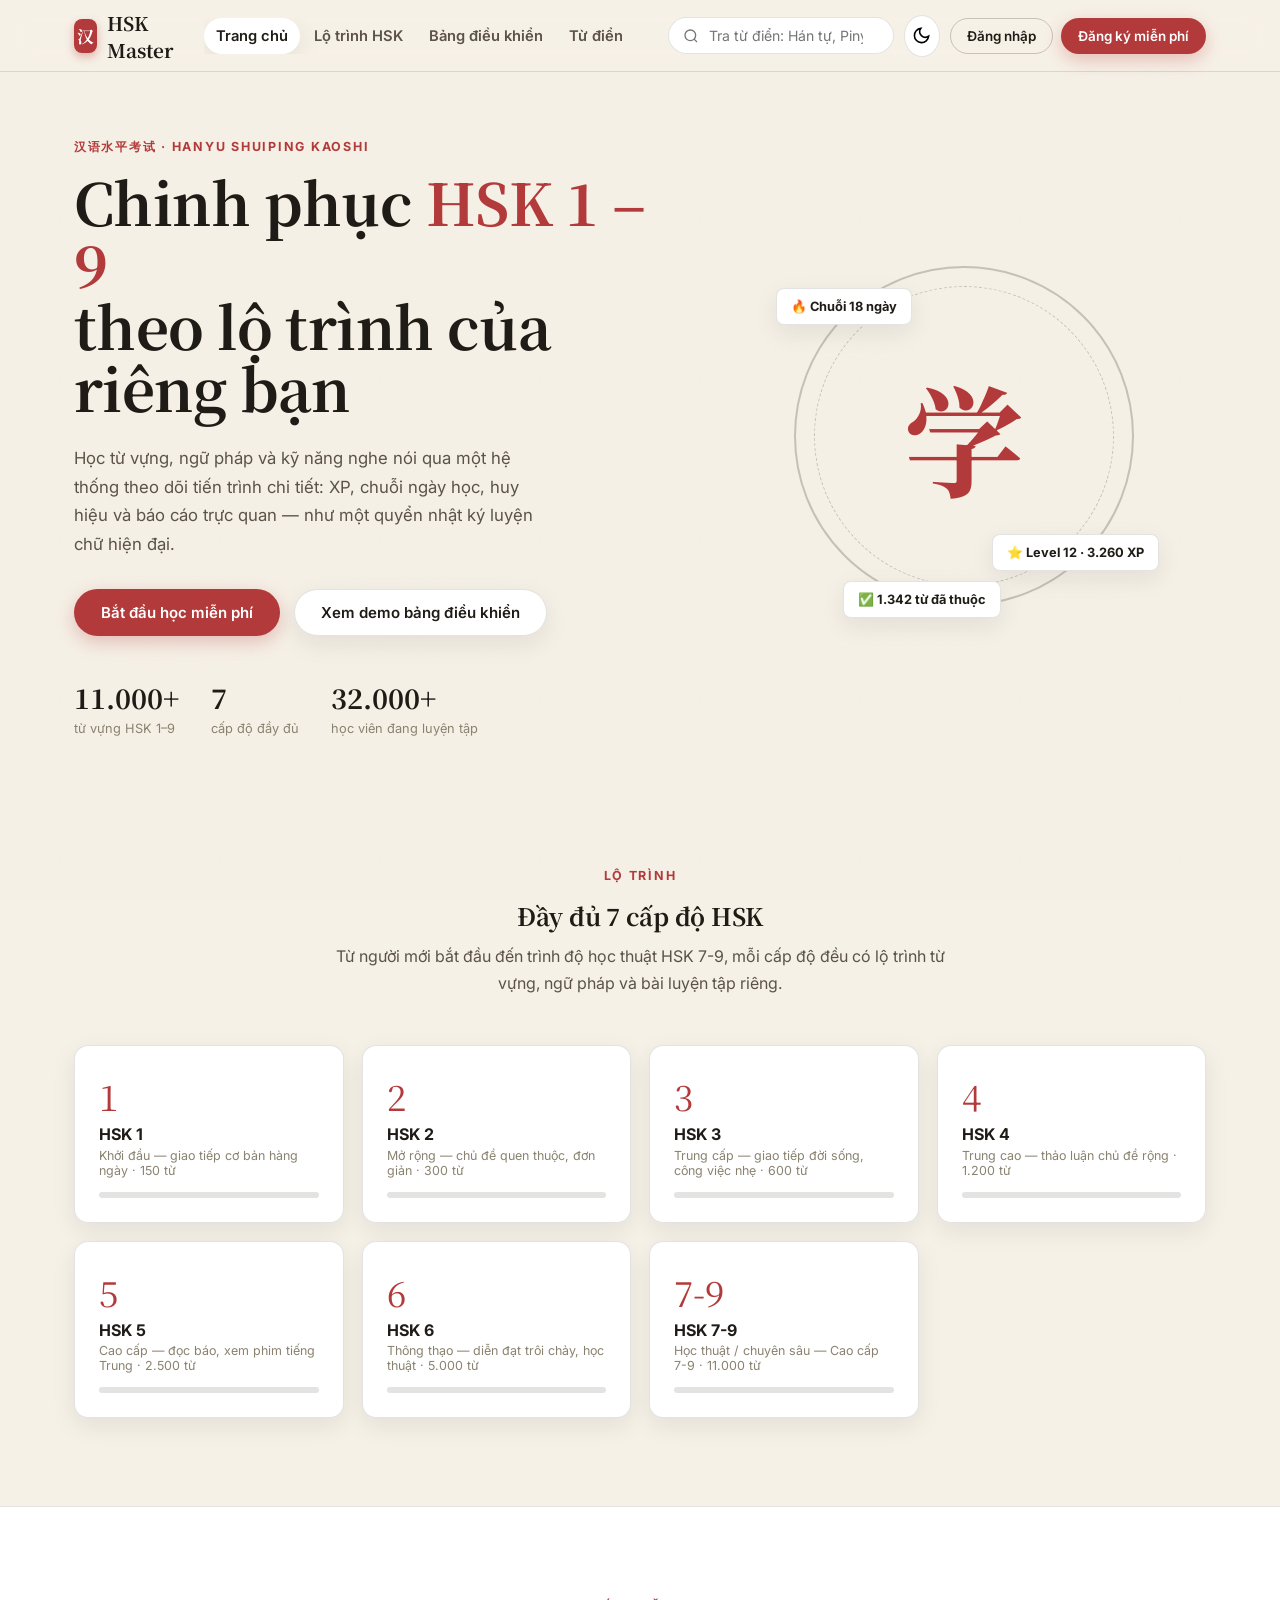
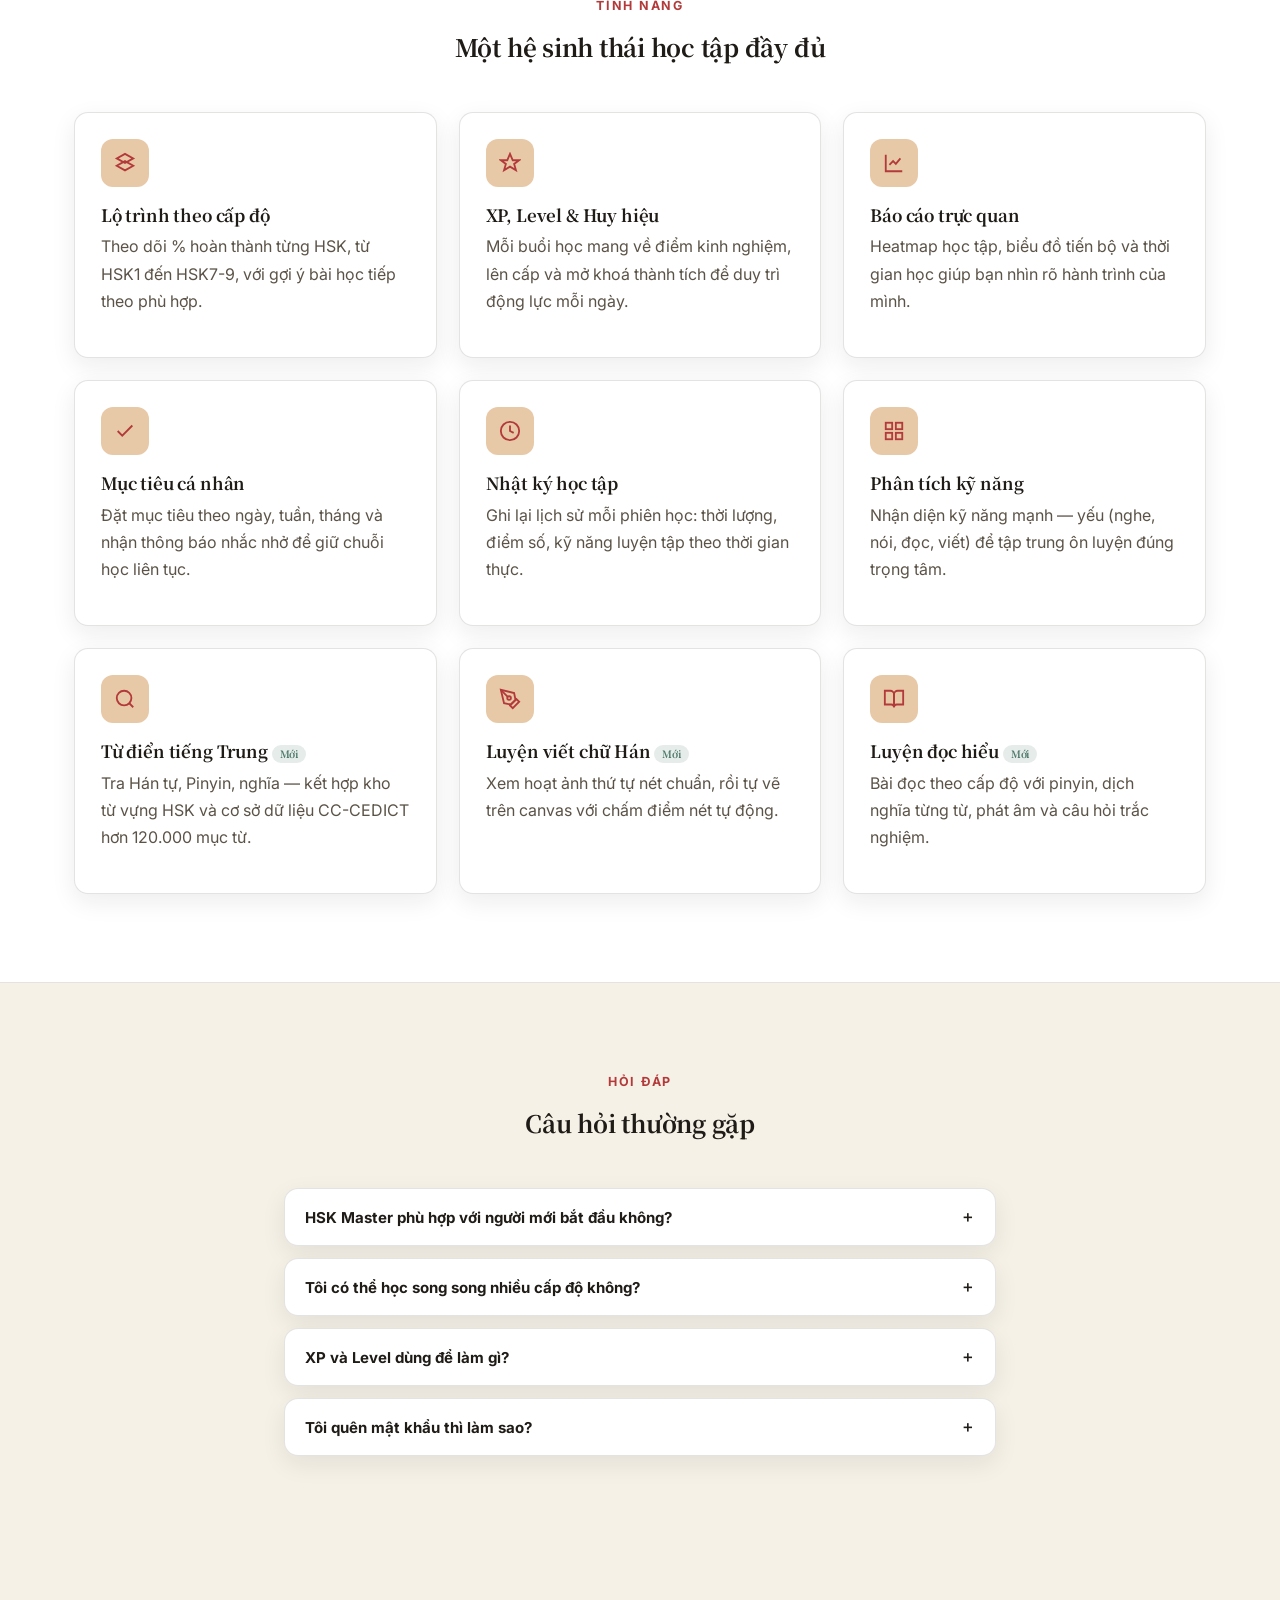
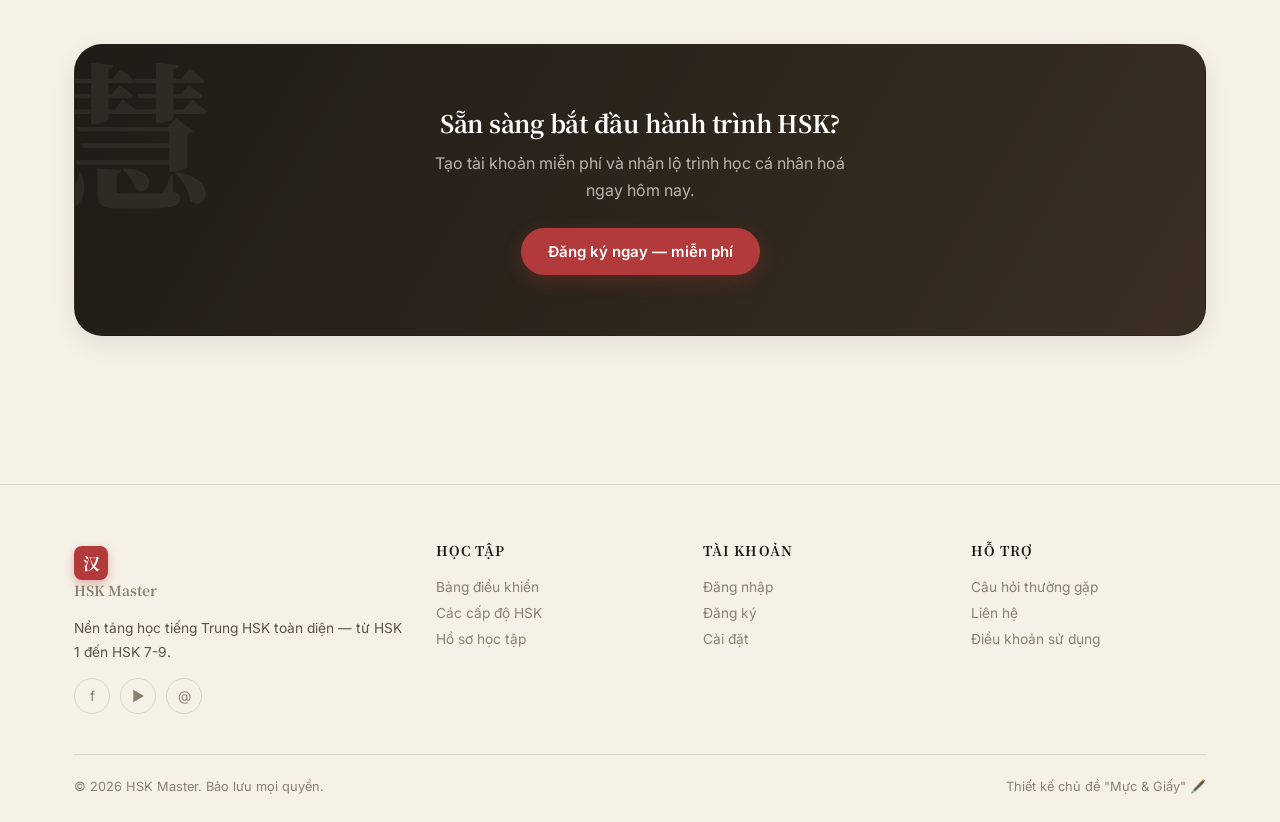
<file: index.html>
<!DOCTYPE html>
<html lang="vi">
<head>
<meta charset="UTF-8">
<meta name="viewport" content="width=device-width, initial-scale=1.0">
<title>HSK Master — Học tiếng Trung HSK 1-9 hiện đại</title>
<meta name="description" content="Nền tảng học tiếng Trung HSK 1 đến HSK 7-9: từ vựng, ngữ pháp, luyện nghe, theo dõi tiến trình, XP, huy hiệu.">
<link rel="preconnect" href="https://fonts.googleapis.com">
<link href="https://fonts.googleapis.com/css2?family=Noto+Serif+SC:wght@500;700;900&family=Inter:wght@400;500;600;700;800&display=swap" rel="stylesheet">
<link rel="stylesheet" href="css/style.css">
</head>
<body>
<!-- Page loader hiện khi trang vừa tải -->
<div class="page-loader" aria-hidden="true">
  <div class="brush-spinner"></div>
  <span class="muted" style="font-size:.85rem">Đang chuẩn bị bài học…</span>
</div>

<a href="#main" class="skip-link">Bỏ qua đến nội dung chính</a>

<!-- ============ NAVBAR ============ -->
<header class="navbar">
  <div class="container">
    <a href="index.html" class="brand"><span class="seal-mark">汉</span> HSK Master</a>

    <nav aria-label="Điều hướng chính">
      <ul class="nav-links">
        <li><a href="index.html" class="active">Trang chủ</a></li>
        <li><a href="dashboard.html">Lộ trình HSK</a></li>
        <li><a href="dashboard.html">Bảng điều khiển</a></li>
        <li><a href="dictionary.html">Từ điển</a></li>
        <li><a href="writing.html">Luyện viết</a></li>
        <li><a href="reading.html">Luyện đọc</a></li>
        <li><a href="#faq-section">Hỏi đáp</a></li>
      </ul>
    </nav>

    <div class="nav-actions">
      <div class="search-box">
        <svg width="16" height="16" viewBox="0 0 24 24" fill="none" stroke="currentColor" stroke-width="2"><circle cx="11" cy="11" r="8"/><path d="M21 21l-4.35-4.35"/></svg>
        <input type="search" placeholder="Tra từ điển: Hán tự, Pinyin, nghĩa…" data-search-input aria-label="Tra từ điển">
      </div>

      <button class="theme-toggle" data-theme-toggle aria-label="Đổi giao diện sáng / tối">
        <svg class="icon-moon" width="19" height="19" viewBox="0 0 24 24" fill="none" stroke="currentColor" stroke-width="2"><path d="M21 12.79A9 9 0 1111.21 3 7 7 0 0021 12.79z"/></svg>
        <svg class="icon-sun" width="19" height="19" viewBox="0 0 24 24" fill="none" stroke="currentColor" stroke-width="2"><circle cx="12" cy="12" r="5"/><path d="M12 1v2M12 21v2M4.22 4.22l1.42 1.42M18.36 18.36l1.42 1.42M1 12h2M21 12h2M4.22 19.78l1.42-1.42M18.36 5.64l1.42-1.42"/></svg>
      </button>

      <!-- Khách: nút đăng nhập/đăng ký -->
      <div data-guest-only class="flex gap-sm">
        <a href="login.html" class="btn btn-ghost btn-sm">Đăng nhập</a>
        <a href="register.html" class="btn btn-primary btn-sm">Đăng ký miễn phí</a>
      </div>

      <!-- Đã đăng nhập: avatar + menu -->
      <div data-auth-only class="user-menu hidden">
        <button class="avatar" data-user-menu-trigger aria-label="Mở menu tài khoản" data-user-avatar>H</button>
        <div class="user-menu-panel">
          <div style="padding:10px 12px;">
            <div style="font-weight:700;font-size:.88rem" data-user-name>Học viên</div>
            <div class="muted" style="font-size:.74rem" data-user-email>email@vidu.com</div>
          </div>
          <hr>
          <a href="dashboard.html">📊 Bảng điều khiển</a>
          <a href="profile.html">👤 Hồ sơ cá nhân</a>
          <a href="settings.html">⚙️ Cài đặt</a>
          <hr>
          <button data-logout>🚪 Đăng xuất</button>
        </div>
      </div>

      <button class="nav-burger" data-nav-burger aria-label="Mở menu điều hướng"><span></span><span></span><span></span></button>
    </div>
  </div>
</header>
<div class="nav-overlay" data-nav-overlay></div>

<main id="main">
  <!-- ============ HERO ============ -->
  <section class="hero">
    <div class="container hero-grid">
      <div>
        <p class="eyebrow">汉语水平考试 · Hanyu Shuiping Kaoshi</p>
        <h1 class="hero-title">Chinh phục <span class="accent">HSK 1 – 9</span><br>theo lộ trình của riêng bạn</h1>
        <p style="font-size:1.05rem;max-width:480px">Học từ vựng, ngữ pháp và kỹ năng nghe nói qua một hệ thống theo dõi tiến trình chi tiết: XP, chuỗi ngày học, huy hiệu và báo cáo trực quan — như một quyển nhật ký luyện chữ hiện đại.</p>
        <div class="hero-actions">
          <a href="register.html" class="btn btn-primary">Bắt đầu học miễn phí</a>
          <a href="dashboard.html" class="btn btn-soft">Xem demo bảng điều khiển</a>
        </div>
        <div class="hero-stats">
          <div class="hero-stat"><b>11.000+</b><span>từ vựng HSK 1–9</span></div>
          <div class="hero-stat"><b>7</b><span>cấp độ đầy đủ</span></div>
          <div class="hero-stat"><b>32.000+</b><span>học viên đang luyện tập</span></div>
        </div>
      </div>

      <div class="hero-visual">
        <div class="ink-circle">
          <span class="ink-char">学</span>
          <div class="floating-chip">🔥 Chuỗi 18 ngày</div>
          <div class="floating-chip">⭐ Level 12 · 3.260 XP</div>
          <div class="floating-chip">✅ 1.342 từ đã thuộc</div>
        </div>
      </div>
    </div>
  </section>

  <!-- ============ BREADCRUMB ví dụ (ẩn ở trang chủ, hiển thị demo) ============ -->

  <!-- ============ HSK LEVELS ============ -->
  <section class="section" id="levels">
    <div class="container">
      <div class="section-head center">
        <p class="eyebrow">Lộ trình</p>
        <h2>Đầy đủ 7 cấp độ HSK</h2>
        <p>Từ người mới bắt đầu đến trình độ học thuật HSK 7-9, mỗi cấp độ đều có lộ trình từ vựng, ngữ pháp và bài luyện tập riêng.</p>
      </div>
      <div class="level-grid" id="levelGrid"><!-- JS render --></div>
    </div>
  </section>

  <!-- ============ FEATURES ============ -->
  <section class="section" style="background:var(--paper-raised);border-top:1px solid var(--line);border-bottom:1px solid var(--line)">
    <div class="container">
      <div class="section-head center">
        <p class="eyebrow">Tính năng</p>
        <h2>Một hệ sinh thái học tập đầy đủ</h2>
      </div>
      <div class="feature-grid">
        <div class="card card-pad hoverable">
          <div class="feature-icon"><svg width="22" height="22" viewBox="0 0 24 24" fill="none" stroke="currentColor" stroke-width="2"><path d="M12 20l9-5-9-5-9 5 9 5z"/><path d="M12 12L3 7l9-5 9 5-9 5z"/></svg></div>
          <h3 style="font-size:1.05rem">Lộ trình theo cấp độ</h3>
          <p>Theo dõi % hoàn thành từng HSK, từ HSK1 đến HSK7-9, với gợi ý bài học tiếp theo phù hợp.</p>
        </div>
        <div class="card card-pad hoverable">
          <div class="feature-icon"><svg width="22" height="22" viewBox="0 0 24 24" fill="none" stroke="currentColor" stroke-width="2"><path d="M12 2l3 7h7l-5.5 4 2 7L12 16l-6.5 4 2-7L2 9h7z"/></svg></div>
          <h3 style="font-size:1.05rem">XP, Level & Huy hiệu</h3>
          <p>Mỗi buổi học mang về điểm kinh nghiệm, lên cấp và mở khoá thành tích để duy trì động lực mỗi ngày.</p>
        </div>
        <div class="card card-pad hoverable">
          <div class="feature-icon"><svg width="22" height="22" viewBox="0 0 24 24" fill="none" stroke="currentColor" stroke-width="2"><path d="M3 3v18h18"/><path d="M7 14l4-4 3 3 5-6"/></svg></div>
          <h3 style="font-size:1.05rem">Báo cáo trực quan</h3>
          <p>Heatmap học tập, biểu đồ tiến bộ và thời gian học giúp bạn nhìn rõ hành trình của mình.</p>
        </div>
        <div class="card card-pad hoverable">
          <div class="feature-icon"><svg width="22" height="22" viewBox="0 0 24 24" fill="none" stroke="currentColor" stroke-width="2"><path d="M20 6L9 17l-5-5"/></svg></div>
          <h3 style="font-size:1.05rem">Mục tiêu cá nhân</h3>
          <p>Đặt mục tiêu theo ngày, tuần, tháng và nhận thông báo nhắc nhở để giữ chuỗi học liên tục.</p>
        </div>
        <div class="card card-pad hoverable">
          <div class="feature-icon"><svg width="22" height="22" viewBox="0 0 24 24" fill="none" stroke="currentColor" stroke-width="2"><circle cx="12" cy="12" r="10"/><path d="M12 6v6l4 2"/></svg></div>
          <h3 style="font-size:1.05rem">Nhật ký học tập</h3>
          <p>Ghi lại lịch sử mỗi phiên học: thời lượng, điểm số, kỹ năng luyện tập theo thời gian thực.</p>
        </div>
        <div class="card card-pad hoverable">
          <div class="feature-icon"><svg width="22" height="22" viewBox="0 0 24 24" fill="none" stroke="currentColor" stroke-width="2"><rect x="3" y="3" width="7" height="7"/><rect x="14" y="3" width="7" height="7"/><rect x="14" y="14" width="7" height="7"/><rect x="3" y="14" width="7" height="7"/></svg></div>
          <h3 style="font-size:1.05rem">Phân tích kỹ năng</h3>
          <p>Nhận diện kỹ năng mạnh — yếu (nghe, nói, đọc, viết) để tập trung ôn luyện đúng trọng tâm.</p>
        </div>

        <a href="dictionary.html" class="card card-pad hoverable" style="display:block">
          <div class="feature-icon"><svg width="22" height="22" viewBox="0 0 24 24" fill="none" stroke="currentColor" stroke-width="2"><circle cx="11" cy="11" r="8"/><path d="M21 21l-4.35-4.35"/></svg></div>
          <h3 style="font-size:1.05rem">Từ điển tiếng Trung <span class="tag good" style="font-size:.62rem;padding:2px 8px">Mới</span></h3>
          <p>Tra Hán tự, Pinyin, nghĩa — kết hợp kho từ vựng HSK và cơ sở dữ liệu CC-CEDICT hơn 120.000 mục từ.</p>
        </a>

        <a href="writing.html" class="card card-pad hoverable" style="display:block">
          <div class="feature-icon"><svg width="22" height="22" viewBox="0 0 24 24" fill="none" stroke="currentColor" stroke-width="2"><path d="M12 19l7-7 3 3-7 7-3-3z"/><path d="M18 13l-1.5-7.5L2 2l3.5 14.5L13 18l5-5z"/><path d="M2 2l7.586 7.586"/><circle cx="11" cy="11" r="2"/></svg></div>
          <h3 style="font-size:1.05rem">Luyện viết chữ Hán <span class="tag good" style="font-size:.62rem;padding:2px 8px">Mới</span></h3>
          <p>Xem hoạt ảnh thứ tự nét chuẩn, rồi tự vẽ trên canvas với chấm điểm nét tự động.</p>
        </a>

        <a href="reading.html" class="card card-pad hoverable" style="display:block">
          <div class="feature-icon"><svg width="22" height="22" viewBox="0 0 24 24" fill="none" stroke="currentColor" stroke-width="2"><path d="M2 3h6a4 4 0 014 4v14a3 3 0 00-3-3H2z"/><path d="M22 3h-6a4 4 0 00-4 4v14a3 3 0 013-3h7z"/></svg></div>
          <h3 style="font-size:1.05rem">Luyện đọc hiểu <span class="tag good" style="font-size:.62rem;padding:2px 8px">Mới</span></h3>
          <p>Bài đọc theo cấp độ với pinyin, dịch nghĩa từng từ, phát âm và câu hỏi trắc nghiệm.</p>
        </a>
      </div>
    </div>
  </section>

  <!-- ============ FAQ ============ -->
  <section class="section" id="faq-section">
    <div class="container" style="max-width:760px">
      <div class="section-head center"><p class="eyebrow">Hỏi đáp</p><h2>Câu hỏi thường gặp</h2></div>
      <div id="faqList"></div>
    </div>
  </section>

  <!-- ============ CTA ============ -->
  <section class="section">
    <div class="container">
      <div class="card" style="background:linear-gradient(120deg, var(--ink), #3a2f22); padding:60px 40px; border-radius:28px; text-align:center; position:relative; overflow:hidden;">
        <span class="ink-char" style="position:absolute;left:-20px;top:-30px;font-size:10rem;color:rgba(255,255,255,.06)">慧</span>
        <h2 style="color:#fff;position:relative">Sẵn sàng bắt đầu hành trình HSK?</h2>
        <p style="color:rgba(246,241,231,.7);max-width:420px;margin:0 auto 24px;position:relative">Tạo tài khoản miễn phí và nhận lộ trình học cá nhân hoá ngay hôm nay.</p>
        <a href="register.html" class="btn btn-primary" style="position:relative">Đăng ký ngay — miễn phí</a>
      </div>
    </div>
  </section>
</main>

<!-- ============ FOOTER ============ -->
<footer class="site-footer">
  <div class="container">
    <div class="footer-grid">
      <div class="footer-col">
        <a href="index.html" class="brand" style="margin-bottom:12px"><span class="seal-mark">汉</span> HSK Master</a>
        <p style="font-size:.86rem">Nền tảng học tiếng Trung HSK toàn diện — từ HSK 1 đến HSK 7-9.</p>
        <div class="social-row">
          <a href="#" aria-label="Facebook">f</a>
          <a href="#" aria-label="YouTube">▶</a>
          <a href="#" aria-label="Email">@</a>
        </div>
      </div>
      <div class="footer-col"><h4>Học tập</h4>
        <a href="dashboard.html">Bảng điều khiển</a><a href="index.html#levels">Các cấp độ HSK</a><a href="profile.html">Hồ sơ học tập</a>
      </div>
      <div class="footer-col"><h4>Tài khoản</h4>
        <a href="login.html">Đăng nhập</a><a href="register.html">Đăng ký</a><a href="settings.html">Cài đặt</a>
      </div>
      <div class="footer-col"><h4>Hỗ trợ</h4>
        <a href="#faq-section">Câu hỏi thường gặp</a><a href="#">Liên hệ</a><a href="#">Điều khoản sử dụng</a>
      </div>
    </div>
    <div class="footer-bottom">
      <span>© 2026 HSK Master. Bảo lưu mọi quyền.</span>
      <span>Thiết kế chủ đề "Mực &amp; Giấy" 🖋️</span>
    </div>
  </div>
</footer>

<script src="js/app.js"></script>
<script src="js/vocabulary-data.js"></script>
<script src="js/tts.js"></script>
<script src="js/vocab-state.js"></script>
<script src="js/home.js"></script>
</body>
</html>
</file>
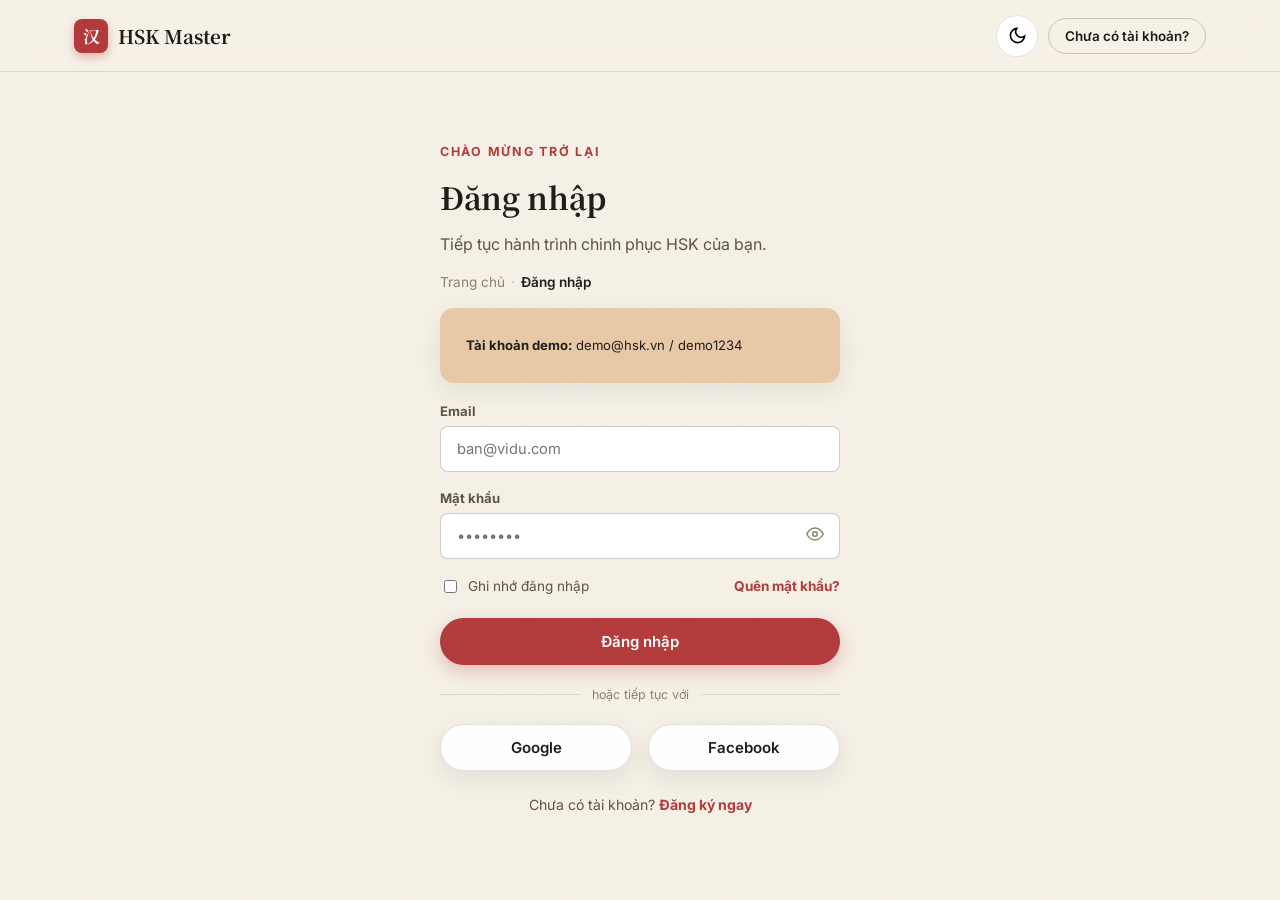
<file: dashboard.html>
<!DOCTYPE html>
<html lang="vi">
<head>
<meta charset="UTF-8"><meta name="viewport" content="width=device-width, initial-scale=1.0">
<title>Bảng điều khiển — HSK Master</title>
<link href="https://fonts.googleapis.com/css2?family=Noto+Serif+SC:wght@500;700;900&family=Inter:wght@400;500;600;700;800&display=swap" rel="stylesheet">
<link rel="stylesheet" href="css/style.css">
</head>
<body>
<div class="page-loader" aria-hidden="true"><div class="brush-spinner"></div></div>
<a href="#main" class="skip-link">Bỏ qua đến nội dung chính</a>

<header class="navbar">
  <div class="container">
    <a href="index.html" class="brand"><span class="seal-mark">汉</span> HSK Master</a>
    <nav aria-label="Điều hướng chính">
      <ul class="nav-links">
        <li><a href="index.html">Trang chủ</a></li>
        <li><a href="dashboard.html" class="active">Bảng điều khiển</a></li>
        <li><a href="dictionary.html">Từ điển</a></li>
        <li><a href="writing.html">Luyện viết</a></li>
        <li><a href="reading.html">Luyện đọc</a></li>
        <li><a href="profile.html">Hồ sơ</a></li>
        <li><a href="settings.html">Cài đặt</a></li>
      </ul>
    </nav>
    <div class="nav-actions">
      <div class="search-box">
        <svg width="16" height="16" viewBox="0 0 24 24" fill="none" stroke="currentColor" stroke-width="2"><circle cx="11" cy="11" r="8"/><path d="M21 21l-4.35-4.35"/></svg>
        <input type="search" placeholder="Tra từ điển nhanh…" data-search-input aria-label="Tra từ điển">
      </div>
      <button class="theme-toggle" data-theme-toggle aria-label="Đổi giao diện sáng / tối">
        <svg class="icon-moon" width="19" height="19" viewBox="0 0 24 24" fill="none" stroke="currentColor" stroke-width="2"><path d="M21 12.79A9 9 0 1111.21 3 7 7 0 0021 12.79z"/></svg>
        <svg class="icon-sun" width="19" height="19" viewBox="0 0 24 24" fill="none" stroke="currentColor" stroke-width="2"><circle cx="12" cy="12" r="5"/><path d="M12 1v2M12 21v2M4.22 4.22l1.42 1.42M18.36 18.36l1.42 1.42M1 12h2M21 12h2M4.22 19.78l1.42-1.42M18.36 5.64l1.42-1.42"/></svg>
      </button>

      <div class="popup-anchor">
        <button class="theme-toggle" style="position:relative" aria-label="Thông báo" id="notifBtn">
          <svg width="19" height="19" viewBox="0 0 24 24" fill="none" stroke="currentColor" stroke-width="2"><path d="M18 8a6 6 0 10-12 0c0 7-3 9-3 9h18s-3-2-3-9"/><path d="M13.73 21a2 2 0 01-3.46 0"/></svg>
          <span class="notif-dot"></span>
        </button>
        <div class="user-menu-panel notif-panel" id="notifPanel">
          <div style="padding:10px 12px;font-weight:700;font-size:.85rem">Thông báo</div>
          <div class="notif-item"><span class="ni-ico">🔥</span><div><div class="ni-title">Đừng để mất chuỗi 18 ngày!</div><div class="ni-time">2 giờ trước</div></div></div>
          <div class="notif-item"><span class="ni-ico">🎯</span><div><div class="ni-title">Bạn đã hoàn thành 73% mục tiêu tuần</div><div class="ni-time">1 ngày trước</div></div></div>
          <div class="notif-item"><span class="ni-ico">🏆</span><div><div class="ni-title">Mở khoá huy hiệu "1000 từ vựng"</div><div class="ni-time">3 ngày trước</div></div></div>
        </div>
      </div>

      <div class="user-menu">
        <button class="avatar" data-user-menu-trigger aria-label="Mở menu tài khoản" data-user-avatar>H</button>
        <div class="user-menu-panel">
          <div style="padding:10px 12px;"><div style="font-weight:700;font-size:.88rem" data-user-name>Học viên</div><div class="muted" style="font-size:.74rem" data-user-email>email@vidu.com</div></div>
          <hr><a href="dashboard.html">📊 Bảng điều khiển</a><a href="profile.html">👤 Hồ sơ cá nhân</a><a href="settings.html">⚙️ Cài đặt</a><hr>
          <button data-logout>🚪 Đăng xuất</button>
        </div>
      </div>
      <button class="nav-burger" data-nav-burger aria-label="Mở menu"><span></span><span></span><span></span></button>
    </div>
  </div>
</header>
<div class="nav-overlay" data-nav-overlay></div>

<div class="app-shell">
  <!-- ============ SIDEBAR ============ -->
  <aside class="sidebar">
    <div class="sidebar-group">
      <div class="sidebar-label">Học tập</div>
      <a href="dashboard.html" class="active"><svg viewBox="0 0 24 24" fill="none" stroke="currentColor" stroke-width="2"><rect x="3" y="3" width="7" height="9"/><rect x="14" y="3" width="7" height="5"/><rect x="14" y="12" width="7" height="9"/><rect x="3" y="16" width="7" height="5"/></svg> Tổng quan</a>
      <a href="vocabulary.html"><svg viewBox="0 0 24 24" fill="none" stroke="currentColor" stroke-width="2"><path d="M4 19.5A2.5 2.5 0 016.5 17H20"/><path d="M6.5 2H20v20H6.5A2.5 2.5 0 014 19.5v-15A2.5 2.5 0 016.5 2z"/></svg> Luyện HSK (Từ vựng)</a>
      <a href="dictionary.html"><svg viewBox="0 0 24 24" fill="none" stroke="currentColor" stroke-width="2"><circle cx="11" cy="11" r="8"/><path d="M21 21l-4.35-4.35"/></svg> Từ điển</a>
      <a href="writing.html"><svg viewBox="0 0 24 24" fill="none" stroke="currentColor" stroke-width="2"><path d="M12 19l7-7 3 3-7 7-3-3z"/><path d="M18 13l-1.5-7.5L2 2l3.5 14.5L13 18l5-5z"/><path d="M2 2l7.586 7.586"/><circle cx="11" cy="11" r="2"/></svg> Luyện viết</a>
      <a href="reading.html"><svg viewBox="0 0 24 24" fill="none" stroke="currentColor" stroke-width="2"><path d="M2 3h6a4 4 0 014 4v14a3 3 0 00-3-3H2z"/><path d="M22 3h-6a4 4 0 00-4 4v14a3 3 0 013-3h7z"/></svg> Luyện đọc</a>
      <a href="#progress-section"><svg viewBox="0 0 24 24" fill="none" stroke="currentColor" stroke-width="2"><path d="M3 3v18h18"/><path d="M7 14l4-4 3 3 5-6"/></svg> Tiến độ HSK</a>
      <a href="#history-section"><svg viewBox="0 0 24 24" fill="none" stroke="currentColor" stroke-width="2"><circle cx="12" cy="12" r="10"/><path d="M12 6v6l4 2"/></svg> Lịch sử học</a>
      <a href="#achievement-section"><svg viewBox="0 0 24 24" fill="none" stroke="currentColor" stroke-width="2"><circle cx="12" cy="8" r="6"/><path d="M9 14l-3 7 6-3 6 3-3-7"/></svg> Thành tích</a>
    </div>
    <div class="sidebar-group">
      <div class="sidebar-label">Tài khoản</div>
      <a href="profile.html"><svg viewBox="0 0 24 24" fill="none" stroke="currentColor" stroke-width="2"><circle cx="12" cy="8" r="4"/><path d="M4 21c0-4 4-7 8-7s8 3 8 7"/></svg> Hồ sơ cá nhân</a>
      <a href="settings.html"><svg viewBox="0 0 24 24" fill="none" stroke="currentColor" stroke-width="2"><circle cx="12" cy="12" r="3"/><path d="M19.4 15a1.65 1.65 0 00.33 1.82l.06.06a2 2 0 11-2.83 2.83l-.06-.06a1.65 1.65 0 00-1.82-.33 1.65 1.65 0 00-1 1.51V21a2 2 0 01-4 0v-.09A1.65 1.65 0 009 19.4a1.65 1.65 0 00-1.82.33l-.06.06a2 2 0 11-2.83-2.83l.06-.06A1.65 1.65 0 005 15a1.65 1.65 0 00-1.51-1H3a2 2 0 010-4h.09A1.65 1.65 0 004.6 9a1.65 1.65 0 00-.33-1.82l-.06-.06a2 2 0 112.83-2.83l.06.06A1.65 1.65 0 009 4.6a1.65 1.65 0 001-1.51V3a2 2 0 014 0v.09a1.65 1.65 0 001 1.51 1.65 1.65 0 001.82-.33l.06-.06a2 2 0 112.83 2.83l-.06.06A1.65 1.65 0 0019 9a1.65 1.65 0 001.51 1H21a2 2 0 010 4h-.09A1.65 1.65 0 0019.4 15z"/></svg> Cài đặt</a>
      <button data-logout style="width:100%;text-align:left;display:flex;align-items:center;gap:11px;padding:10px 12px;border-radius:10px;font-size:.88rem;font-weight:600;color:var(--ink-soft);border:0;background:transparent;cursor:pointer"><svg width="18" height="18" viewBox="0 0 24 24" fill="none" stroke="currentColor" stroke-width="2"><path d="M9 21H5a2 2 0 01-2-2V5a2 2 0 012-2h4"/><path d="M16 17l5-5-5-5"/><path d="M21 12H9"/></svg> Đăng xuất</button>
    </div>
  </aside>

  <!-- ============ MAIN CONTENT ============ -->
  <main id="main" class="main-content">
    <nav class="breadcrumb" aria-label="breadcrumb">
      <ol><li><a href="index.html">Trang chủ</a></li><li aria-current="page">Bảng điều khiển</li></ol>
    </nav>

    <div class="page-head">
      <div>
        <h1>Chào mừng trở lại, <span data-user-name>Học viên</span> 👋</h1>
        <p class="muted" style="margin:0">Đây là bức tranh toàn cảnh hành trình học HSK của bạn.</p>
      </div>
      <div class="flex gap-sm">
        <button class="btn btn-soft" id="logStudyBtn">📝 Ghi nhật ký học</button>
        <a href="profile.html" class="btn btn-primary">Tiếp tục học</a>
      </div>
    </div>

    <!-- STAT CARDS (skeleton -> real) -->
    <div class="stat-grid" id="statSkeleton">
      <div class="card card-pad"><div class="skeleton sk-text" style="width:40%"></div><div class="skeleton sk-title"></div></div>
      <div class="card card-pad"><div class="skeleton sk-text" style="width:40%"></div><div class="skeleton sk-title"></div></div>
      <div class="card card-pad"><div class="skeleton sk-text" style="width:40%"></div><div class="skeleton sk-title"></div></div>
      <div class="card card-pad"><div class="skeleton sk-text" style="width:40%"></div><div class="skeleton sk-title"></div></div>
    </div>
    <div class="stat-grid hidden" id="statGrid"></div>

    <div class="dash-grid" id="progress-section">
      <!-- Progress per HSK -->
      <div class="card card-pad">
        <div class="flex justify-between items-center" style="margin-bottom:6px">
          <h3 style="margin:0;font-size:1.05rem">Tiến độ từng cấp độ HSK</h3>
          <span class="popup-anchor"><svg width="16" height="16" viewBox="0 0 24 24" fill="none" stroke="currentColor" stroke-width="2" style="opacity:.5"><circle cx="12" cy="12" r="10"/><path d="M12 16v-4M12 8h.01"/></svg><span class="popup-bubble">% từ vựng đã thuộc trên tổng số từ mỗi cấp</span></span>
        </div>
        <div id="progressList"></div>
      </div>

      <!-- Goals -->
      <div class="card card-pad">
        <h3 style="margin:0 0 14px;font-size:1.05rem">Mục tiêu học tập</h3>
        <div class="flex" style="gap:10px">
          <div class="goal-card" style="flex:1"><div class="ring-wrap"><svg width="96" height="96"><circle class="ring-track" cx="48" cy="48" r="40"/><circle class="ring-prog" id="ringDay" cx="48" cy="48" r="40"/></svg><div class="ring-label" id="ringDayLabel"></div></div><div style="font-size:.78rem;font-weight:700">Mục tiêu ngày</div></div>
          <div class="goal-card" style="flex:1"><div class="ring-wrap"><svg width="96" height="96"><circle class="ring-track" cx="48" cy="48" r="40"/><circle class="ring-prog" id="ringWeek" cx="48" cy="48" r="40"/></svg><div class="ring-label" id="ringWeekLabel"></div></div><div style="font-size:.78rem;font-weight:700">Mục tiêu tuần</div></div>
        </div>
        <div class="goal-card" style="padding-top:6px">
          <div class="ring-wrap" style="width:72px;height:72px"><svg width="72" height="72"><circle class="ring-track" cx="36" cy="36" r="28"/><circle class="ring-prog" id="ringMonth" cx="36" cy="36" r="28"/></svg><div class="ring-label" id="ringMonthLabel" style="font-size:.85rem"></div></div>
          <div style="font-size:.78rem;font-weight:700">Mục tiêu tháng</div>
        </div>
      </div>
    </div>

    <div class="dash-grid">
      <!-- Progress chart -->
      <div class="card card-pad">
        <h3 style="margin:0 0 4px;font-size:1.05rem">Biểu đồ tiến bộ (8 tuần gần nhất)</h3>
        <p class="muted" style="font-size:.8rem;margin-bottom:10px">Số từ vựng học được mỗi tuần</p>
        <div class="chart-wrap"><canvas id="progressChart"></canvas></div>
      </div>
      <!-- Skills -->
      <div class="card card-pad">
        <h3 style="margin:0 0 14px;font-size:1.05rem">Kỹ năng mạnh / yếu</h3>
        <p class="eyebrow" style="margin-bottom:8px">Kỹ năng mạnh</p>
        <div class="flex gap-sm" style="flex-wrap:wrap;margin-bottom:18px" id="strengthTags"></div>
        <p class="eyebrow" style="margin-bottom:8px">Cần cải thiện</p>
        <div class="flex gap-sm" style="flex-wrap:wrap" id="weaknessTags"></div>
        <hr style="border:0;border-top:1px solid var(--line);margin:18px 0">
        <div class="flex justify-between"><span class="muted" style="font-size:.85rem">Điểm trung bình</span><b id="avgScoreText">87%</b></div>
      </div>
    </div>

    <div class="dash-grid">
      <!-- Time chart -->
      <div class="card card-pad">
        <h3 style="margin:0 0 4px;font-size:1.05rem">Thời gian học theo ngày trong tuần</h3>
        <p class="muted" style="font-size:.8rem;margin-bottom:10px">Tính bằng phút, trung bình 4 tuần gần nhất</p>
        <div class="chart-wrap"><canvas id="timeChart"></canvas></div>
      </div>
      <!-- Heatmap -->
      <div class="card card-pad">
        <h3 style="margin:0 0 4px;font-size:1.05rem">Heatmap học tập</h3>
        <p class="muted" style="font-size:.8rem;margin-bottom:14px">182 ngày gần nhất</p>
        <div class="heatmap" id="heatmap"></div>
        <div class="chart-legend" style="margin-top:12px">
          <span>Ít <i class="heat-0"></i><i class="heat-1"></i><i class="heat-2"></i><i class="heat-3"></i><i class="heat-4"></i> Nhiều</span>
        </div>
      </div>
    </div>

    <!-- Achievements -->
    <div class="card card-pad" id="achievement-section" style="margin-bottom:20px">
      <h3 style="margin:0 0 14px;font-size:1.05rem">Huy hiệu & Thành tích</h3>
      <div class="badge-grid" id="badgeGrid"></div>
    </div>

    <!-- History table -->
    <div class="card card-pad" id="history-section">
      <div class="flex justify-between items-center" style="margin-bottom:10px">
        <h3 style="margin:0;font-size:1.05rem">Lịch sử học gần đây</h3>
        <button class="btn btn-ghost btn-sm" onclick="window.HSK.Toast.info('Nhật ký học tập','Xem toàn bộ nhật ký trong trang Hồ sơ cá nhân.')">Xem tất cả</button>
      </div>
      <div style="overflow-x:auto">
        <table class="table">
          <thead><tr><th>Ngày</th><th>Hoạt động</th><th>Cấp độ</th><th>Thời lượng</th><th>Điểm số</th><th>XP</th></tr></thead>
          <tbody id="historyBody"></tbody>
        </table>
      </div>
    </div>
  </main>
</div>

<script src="js/app.js"></script>
<script src="js/vocabulary-data.js"></script>
<script src="js/tts.js"></script>
<script src="js/vocab-state.js"></script>
<script src="js/charts.js"></script>
<script src="js/dashboard.js"></script>
<nav class="mobile-tabbar" aria-label="Điều hướng nhanh"><a href="dashboard.html" class="active"><svg viewBox="0 0 24 24" fill="none" stroke="currentColor" stroke-width="2"><rect x="3" y="3" width="7" height="9"/><rect x="14" y="3" width="7" height="5"/><rect x="14" y="12" width="7" height="9"/><rect x="3" y="16" width="7" height="5"/></svg><span>Tổng quan</span></a><a href="vocabulary.html"><svg viewBox="0 0 24 24" fill="none" stroke="currentColor" stroke-width="2"><path d="M4 19.5A2.5 2.5 0 016.5 17H20"/><path d="M6.5 2H20v20H6.5A2.5 2.5 0 014 19.5v-15A2.5 2.5 0 016.5 2z"/></svg><span>Từ vựng</span></a><a href="dictionary.html"><svg viewBox="0 0 24 24" fill="none" stroke="currentColor" stroke-width="2"><circle cx="11" cy="11" r="8"/><path d="M21 21l-4.35-4.35"/></svg><span>Từ điển</span></a><a href="writing.html"><svg viewBox="0 0 24 24" fill="none" stroke="currentColor" stroke-width="2"><path d="M12 19l7-7 3 3-7 7-3-3z"/><path d="M18 13l-1.5-7.5L2 2l3.5 14.5L13 18l5-5z"/></svg><span>Luyện viết</span></a><a href="reading.html"><svg viewBox="0 0 24 24" fill="none" stroke="currentColor" stroke-width="2"><path d="M2 3h6a4 4 0 014 4v14a3 3 0 00-3-3H2z"/><path d="M22 3h-6a4 4 0 00-4 4v14a3 3 0 013-3h7z"/></svg><span>Luyện đọc</span></a></nav>
</body>
</html>
</file>
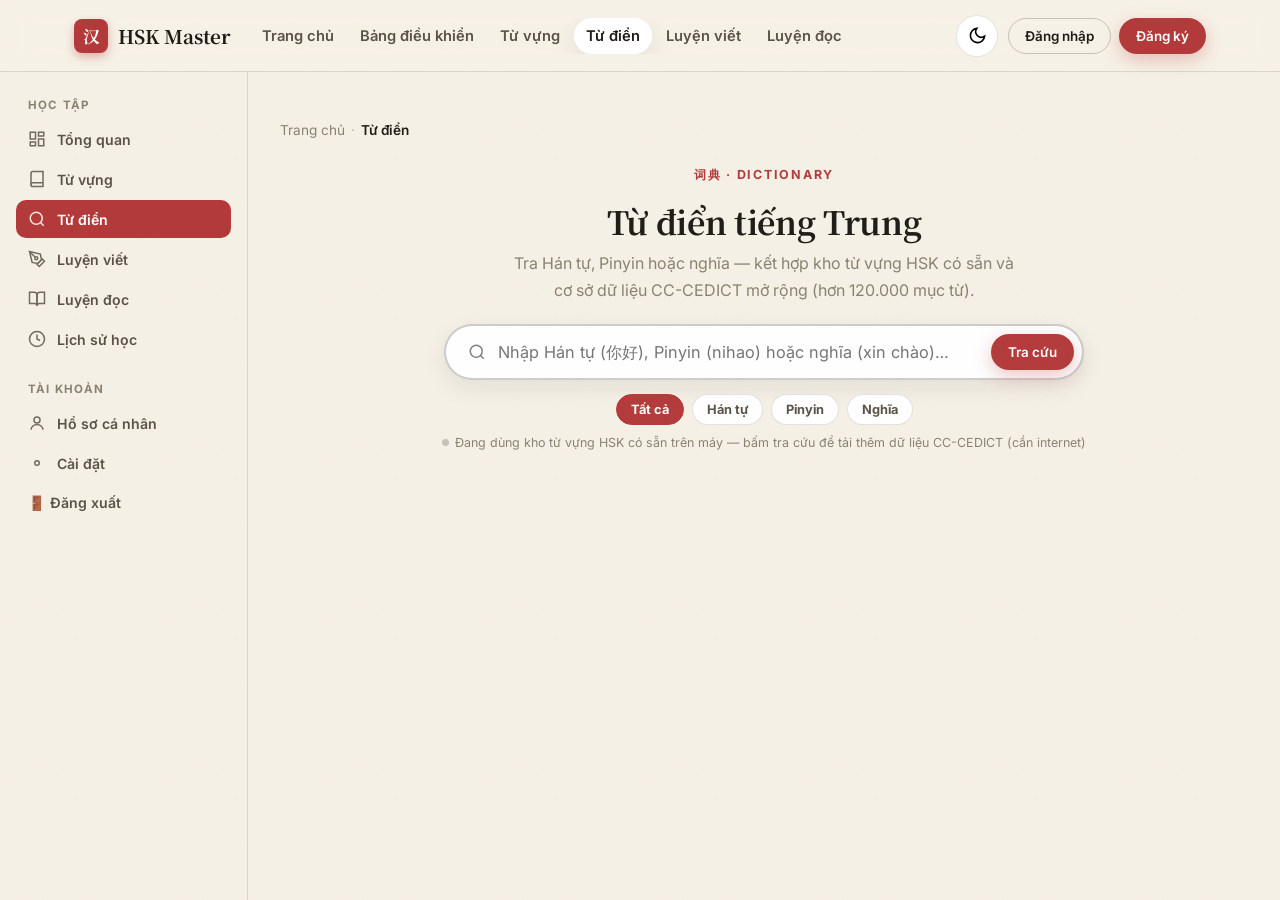
<file: dictionary.html>
<!DOCTYPE html>
<html lang="vi">
<head>
<meta charset="UTF-8"><meta name="viewport" content="width=device-width, initial-scale=1.0">
<title>Từ điển tiếng Trung — HSK Master</title>
<meta name="description" content="Tra từ điển tiếng Trung: Hán tự, Pinyin, nghĩa tiếng Việt/tiếng Anh — kết hợp kho từ vựng HSK và cơ sở dữ liệu CC-CEDICT mở rộng.">
<link href="https://fonts.googleapis.com/css2?family=Noto+Serif+SC:wght@500;700;900&family=Inter:wght@400;500;600;700;800&display=swap" rel="stylesheet">
<link rel="stylesheet" href="css/style.css">
</head>
<body>
<div class="page-loader" aria-hidden="true"><div class="brush-spinner"></div></div>
<a href="#main" class="skip-link">Bỏ qua đến nội dung chính</a>

<header class="navbar">
  <div class="container">
    <a href="index.html" class="brand"><span class="seal-mark">汉</span> HSK Master</a>
    <nav aria-label="Điều hướng chính">
      <ul class="nav-links">
        <li><a href="index.html">Trang chủ</a></li>
        <li><a href="dashboard.html">Bảng điều khiển</a></li>
        <li><a href="vocabulary.html">Từ vựng</a></li>
        <li><a href="dictionary.html" class="active">Từ điển</a></li>
        <li><a href="writing.html">Luyện viết</a></li>
        <li><a href="reading.html">Luyện đọc</a></li>
      </ul>
    </nav>
    <div class="nav-actions">
      <button class="theme-toggle" data-theme-toggle aria-label="Đổi giao diện sáng / tối">
        <svg class="icon-moon" width="19" height="19" viewBox="0 0 24 24" fill="none" stroke="currentColor" stroke-width="2"><path d="M21 12.79A9 9 0 1111.21 3 7 7 0 0021 12.79z"/></svg>
        <svg class="icon-sun" width="19" height="19" viewBox="0 0 24 24" fill="none" stroke="currentColor" stroke-width="2"><circle cx="12" cy="12" r="5"/><path d="M12 1v2M12 21v2M4.22 4.22l1.42 1.42M18.36 18.36l1.42 1.42M1 12h2M21 12h2M4.22 19.78l1.42-1.42M18.36 5.64l1.42-1.42"/></svg>
      </button>
      <div data-guest-only class="flex gap-sm">
        <a href="login.html" class="btn btn-ghost btn-sm">Đăng nhập</a>
        <a href="register.html" class="btn btn-primary btn-sm">Đăng ký</a>
      </div>
      <div data-auth-only class="user-menu hidden">
        <button class="avatar" data-user-menu-trigger aria-label="Mở menu tài khoản" data-user-avatar>H</button>
        <div class="user-menu-panel">
          <div style="padding:10px 12px;"><div style="font-weight:700;font-size:.88rem" data-user-name>Học viên</div><div class="muted" style="font-size:.74rem" data-user-email>email@vidu.com</div></div>
          <hr><a href="dashboard.html">📊 Bảng điều khiển</a><a href="profile.html">👤 Hồ sơ cá nhân</a><a href="settings.html">⚙️ Cài đặt</a><hr>
          <button data-logout>🚪 Đăng xuất</button>
        </div>
      </div>
      <button class="nav-burger" data-nav-burger aria-label="Mở menu"><span></span><span></span><span></span></button>
    </div>
  </div>
</header>
<div class="nav-overlay" data-nav-overlay></div>

<div class="app-shell">
  <aside class="sidebar">
    <div class="sidebar-group">
      <div class="sidebar-label">Học tập</div>
      <a href="dashboard.html"><svg viewBox="0 0 24 24" fill="none" stroke="currentColor" stroke-width="2"><rect x="3" y="3" width="7" height="9"/><rect x="14" y="3" width="7" height="5"/><rect x="14" y="12" width="7" height="9"/><rect x="3" y="16" width="7" height="5"/></svg> Tổng quan</a>
      <a href="vocabulary.html"><svg viewBox="0 0 24 24" fill="none" stroke="currentColor" stroke-width="2"><path d="M4 19.5A2.5 2.5 0 016.5 17H20"/><path d="M6.5 2H20v20H6.5A2.5 2.5 0 014 19.5v-15A2.5 2.5 0 016.5 2z"/></svg> Từ vựng</a>
      <a href="dictionary.html" class="active"><svg viewBox="0 0 24 24" fill="none" stroke="currentColor" stroke-width="2"><circle cx="11" cy="11" r="8"/><path d="M21 21l-4.35-4.35"/></svg> Từ điển</a>
      <a href="writing.html"><svg viewBox="0 0 24 24" fill="none" stroke="currentColor" stroke-width="2"><path d="M12 19l7-7 3 3-7 7-3-3z"/><path d="M18 13l-1.5-7.5L2 2l3.5 14.5L13 18l5-5z"/><path d="M2 2l7.586 7.586"/><circle cx="11" cy="11" r="2"/></svg> Luyện viết</a>
      <a href="reading.html"><svg viewBox="0 0 24 24" fill="none" stroke="currentColor" stroke-width="2"><path d="M2 3h6a4 4 0 014 4v14a3 3 0 00-3-3H2z"/><path d="M22 3h-6a4 4 0 00-4 4v14a3 3 0 013-3h7z"/></svg> Luyện đọc</a>
      <a href="dashboard.html#history-section"><svg viewBox="0 0 24 24" fill="none" stroke="currentColor" stroke-width="2"><circle cx="12" cy="12" r="10"/><path d="M12 6v6l4 2"/></svg> Lịch sử học</a>
    </div>
    <div class="sidebar-group">
      <div class="sidebar-label">Tài khoản</div>
      <a href="profile.html"><svg viewBox="0 0 24 24" fill="none" stroke="currentColor" stroke-width="2"><circle cx="12" cy="8" r="4"/><path d="M4 21c0-4 4-7 8-7s8 3 8 7"/></svg> Hồ sơ cá nhân</a>
      <a href="settings.html"><svg viewBox="0 0 24 24" fill="none" stroke="currentColor" stroke-width="2"><circle cx="12" cy="12" r="3"/></svg> Cài đặt</a>
      <button data-logout style="width:100%;text-align:left;display:flex;align-items:center;gap:11px;padding:10px 12px;border-radius:10px;font-size:.88rem;font-weight:600;color:var(--ink-soft);border:0;background:transparent;cursor:pointer">🚪 Đăng xuất</button>
    </div>
  </aside>

  <main id="main" class="main-content">
    <nav class="breadcrumb" aria-label="breadcrumb">
      <ol><li><a href="index.html">Trang chủ</a></li><li aria-current="page">Từ điển</li></ol>
    </nav>

    <div class="dict-search-hero">
      <p class="eyebrow">词典 · Dictionary</p>
      <h1 style="margin-bottom:6px">Từ điển tiếng Trung</h1>
      <p class="muted" style="max-width:520px;margin:0 auto 20px">Tra Hán tự, Pinyin hoặc nghĩa — kết hợp kho từ vựng HSK có sẵn và cơ sở dữ liệu CC-CEDICT mở rộng (hơn 120.000 mục từ).</p>

      <div class="dict-search-box">
        <svg width="18" height="18" viewBox="0 0 24 24" fill="none" stroke="currentColor" stroke-width="2"><circle cx="11" cy="11" r="8"/><path d="M21 21l-4.35-4.35"/></svg>
        <input type="text" id="dictInput" placeholder="Nhập Hán tự (你好), Pinyin (nihao) hoặc nghĩa (xin chào)…" autocomplete="off">
        <button class="btn btn-primary btn-sm" id="dictSearchBtn">Tra cứu</button>
      </div>

      <div class="dict-search-modes">
        <button class="chip active" data-mode="all">Tất cả</button>
        <button class="chip" data-mode="hanzi">Hán tự</button>
        <button class="chip" data-mode="pinyin">Pinyin</button>
        <button class="chip" data-mode="meaning">Nghĩa</button>
      </div>

      <div class="dict-source-note" id="dictSourceNote">
        <span class="dot" id="dictSourceDot"></span>
        <span id="dictSourceText">Đang dùng kho từ vựng HSK có sẵn trên máy — bấm tra cứu để tải thêm dữ liệu CC-CEDICT (cần internet)</span>
      </div>
    </div>

    <div id="dictResultsMeta" class="results-meta hidden">
      <span>Tìm thấy <b id="dictResultCount">0</b> kết quả cho "<b id="dictQueryEcho"></b>"</span>
    </div>

    <div class="dict-results-grid" id="dictResultsGrid"></div>

    <div class="dict-empty hidden" id="dictEmpty">
      <div class="de-char">词</div>
      <p style="margin:0;font-weight:700;color:var(--ink)">Chưa có kết quả</p>
      <p style="margin-top:4px">Hãy nhập Hán tự, Pinyin (vd: "nihao") hoặc nghĩa tiếng Việt để bắt đầu tra cứu.</p>
    </div>

    <div class="dict-loading hidden" id="dictLoading">
      <div class="brush-spinner" style="margin:0 auto 14px"></div>
      <p style="margin:0;font-weight:700;color:var(--ink)">Đang tải cơ sở dữ liệu CC-CEDICT…</p>
      <p style="margin-top:4px">Chỉ tải một lần trong phiên này (khoảng vài giây tuỳ tốc độ mạng).</p>
    </div>
  </main>
</div>

<div class="dict-detail-overlay" id="dictDetailOverlay">
  <div class="dict-detail-box">
    <div class="dict-detail-head">
      <div>
        <div class="wd-hanzi" id="ddHanzi" style="font-size:3rem">字</div>
        <div class="wd-pinyin-row">
          <span class="wd-pinyin" id="ddPinyin">pīnyīn</span>
          <button class="vc-icon-btn audio-btn" id="ddAudioBtn" aria-label="Phát âm" title="Phát âm">
            <svg width="18" height="18" viewBox="0 0 24 24" fill="none" stroke="currentColor" stroke-width="2"><path d="M11 5L6 9H2v6h4l5 4V5z"/><path d="M19 5a9 9 0 010 14M15.5 8.5a4.5 4.5 0 010 7"/></svg>
          </button>
        </div>
        <span class="dr-src" id="ddSrc">HSK</span>
      </div>
      <button class="dict-detail-close" id="ddCloseBtn" aria-label="Đóng"><svg width="18" height="18" viewBox="0 0 24 24" fill="none" stroke="currentColor" stroke-width="2"><path d="M18 6L6 18M6 6l12 12"/></svg></button>
    </div>
    <div class="dict-detail-body">
      <div class="wd-section">
        <h4>Nghĩa</h4>
        <ul class="dict-def-list" id="ddDefList"></ul>
      </div>
      <div class="wd-section" id="ddExampleSection">
        <h4>Câu ví dụ</h4>
        <div class="wd-example-list" id="ddExampleList"></div>
      </div>
      <div class="wd-actions-row">
        <a class="btn btn-primary" id="ddWriteBtn" href="writing.html">✍️ Luyện viết chữ này</a>
        <button class="btn btn-soft" id="ddAddBtn">🔖 Lưu vào từ vựng của tôi</button>
      </div>
    </div>
  </div>
</div>

<script src="js/app.js"></script>
<script src="js/vocabulary-data.js"></script>
<script src="js/example-sentences.js"></script>
<script src="js/tts.js"></script>
<script src="js/vocab-state.js"></script>
<script src="js/cedict.js"></script>
<script src="js/dictionary.js"></script>
<nav class="mobile-tabbar" aria-label="Điều hướng nhanh"><a href="dashboard.html"><svg viewBox="0 0 24 24" fill="none" stroke="currentColor" stroke-width="2"><rect x="3" y="3" width="7" height="9"/><rect x="14" y="3" width="7" height="5"/><rect x="14" y="12" width="7" height="9"/><rect x="3" y="16" width="7" height="5"/></svg><span>Tổng quan</span></a><a href="vocabulary.html"><svg viewBox="0 0 24 24" fill="none" stroke="currentColor" stroke-width="2"><path d="M4 19.5A2.5 2.5 0 016.5 17H20"/><path d="M6.5 2H20v20H6.5A2.5 2.5 0 014 19.5v-15A2.5 2.5 0 016.5 2z"/></svg><span>Từ vựng</span></a><a href="dictionary.html" class="active"><svg viewBox="0 0 24 24" fill="none" stroke="currentColor" stroke-width="2"><circle cx="11" cy="11" r="8"/><path d="M21 21l-4.35-4.35"/></svg><span>Từ điển</span></a><a href="writing.html"><svg viewBox="0 0 24 24" fill="none" stroke="currentColor" stroke-width="2"><path d="M12 19l7-7 3 3-7 7-3-3z"/><path d="M18 13l-1.5-7.5L2 2l3.5 14.5L13 18l5-5z"/></svg><span>Luyện viết</span></a><a href="reading.html"><svg viewBox="0 0 24 24" fill="none" stroke="currentColor" stroke-width="2"><path d="M2 3h6a4 4 0 014 4v14a3 3 0 00-3-3H2z"/><path d="M22 3h-6a4 4 0 00-4 4v14a3 3 0 013-3h7z"/></svg><span>Luyện đọc</span></a></nav>
</body>
</html>
</file>
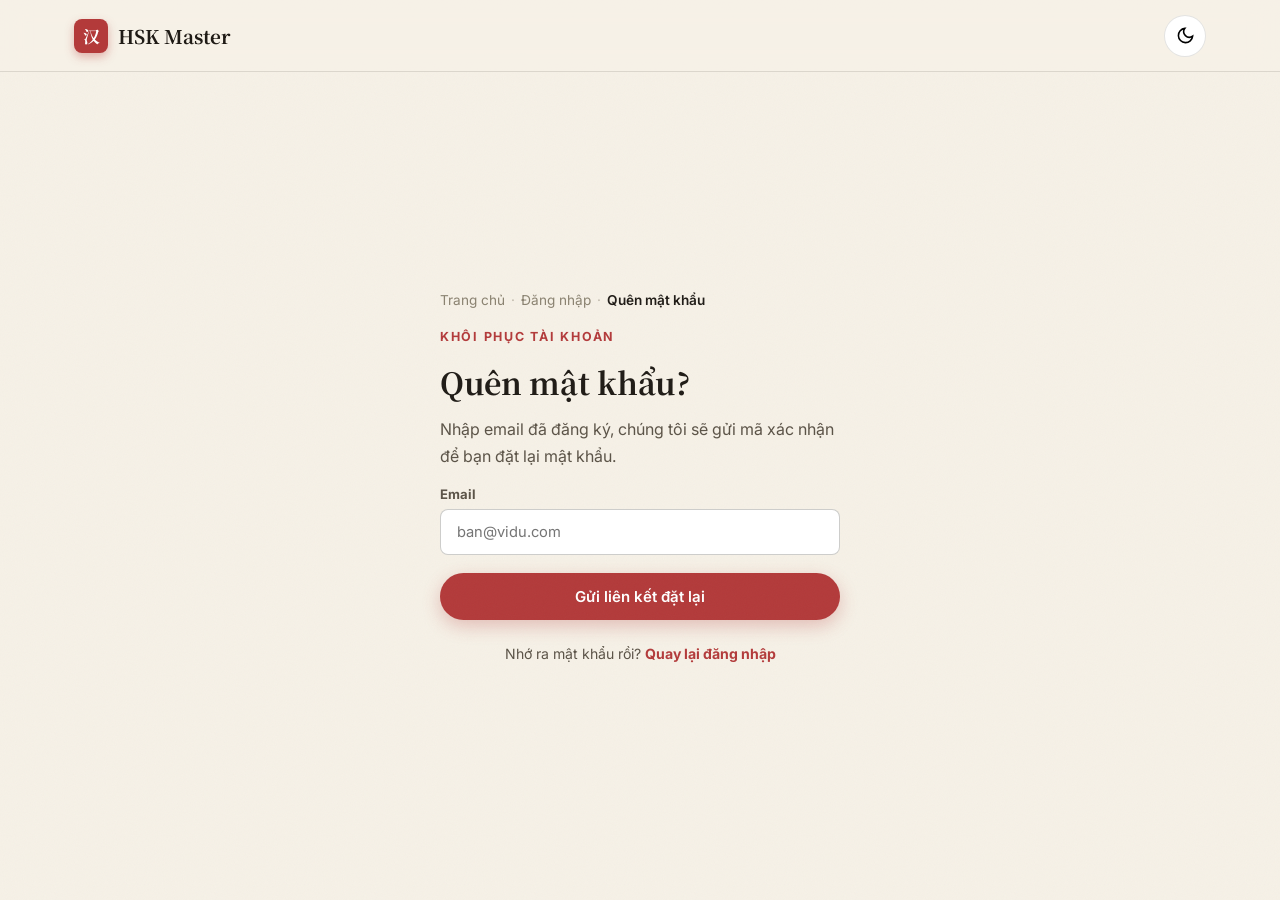
<file: forgot-password.html>
<!DOCTYPE html>
<html lang="vi">
<head>
<meta charset="UTF-8"><meta name="viewport" content="width=device-width, initial-scale=1.0">
<title>Quên mật khẩu — HSK Master</title>
<link href="https://fonts.googleapis.com/css2?family=Noto+Serif+SC:wght@500;700;900&family=Inter:wght@400;500;600;700;800&display=swap" rel="stylesheet">
<link rel="stylesheet" href="css/style.css">
</head>
<body>
<div class="page-loader" aria-hidden="true"><div class="brush-spinner"></div></div>
<a href="#main" class="skip-link">Bỏ qua đến nội dung chính</a>

<header class="navbar">
  <div class="container">
    <a href="index.html" class="brand"><span class="seal-mark">汉</span> HSK Master</a>
    <div class="nav-actions">
      <button class="theme-toggle" data-theme-toggle aria-label="Đổi giao diện sáng / tối">
        <svg class="icon-moon" width="19" height="19" viewBox="0 0 24 24" fill="none" stroke="currentColor" stroke-width="2"><path d="M21 12.79A9 9 0 1111.21 3 7 7 0 0021 12.79z"/></svg>
        <svg class="icon-sun" width="19" height="19" viewBox="0 0 24 24" fill="none" stroke="currentColor" stroke-width="2"><circle cx="12" cy="12" r="5"/><path d="M12 1v2M12 21v2M4.22 4.22l1.42 1.42M18.36 18.36l1.42 1.42M1 12h2M21 12h2M4.22 19.78l1.42-1.42M18.36 5.64l1.42-1.42"/></svg>
      </button>
    </div>
  </div>
</header>
<div class="nav-overlay" data-nav-overlay></div>

<main id="main" class="auth-wrap">
  <div class="auth-side">
    <span class="ink-char" style="left:0;top:0">忘</span>
    <div class="auth-side-content">
      <h2>Quên mật khẩu không sao cả</h2>
      <p>Chúng tôi sẽ gửi liên kết đặt lại mật khẩu đến email của bạn trong vài phút.</p>
    </div>
  </div>

  <div class="auth-form-col">
    <div class="auth-box">
      <nav class="breadcrumb" aria-label="breadcrumb" style="padding:0 0 18px">
        <ol><li><a href="index.html">Trang chủ</a></li><li><a href="login.html">Đăng nhập</a></li><li aria-current="page">Quên mật khẩu</li></ol>
      </nav>

      <div id="stepRequest">
        <p class="eyebrow">Khôi phục tài khoản</p>
        <h1>Quên mật khẩu?</h1>
        <p>Nhập email đã đăng ký, chúng tôi sẽ gửi mã xác nhận để bạn đặt lại mật khẩu.</p>
        <form id="forgotForm" novalidate>
          <div class="field" id="f-email">
            <label for="email">Email</label>
            <div class="field-input"><input type="email" id="email" placeholder="ban@vidu.com" required></div>
            <div class="field-error">Vui lòng nhập email hợp lệ.</div>
          </div>
          <button type="submit" class="btn btn-primary btn-block" id="sendBtn">Gửi liên kết đặt lại</button>
        </form>
      </div>

      <div id="stepReset" class="hidden">
        <p class="eyebrow">Bước 2</p>
        <h1>Đặt mật khẩu mới</h1>
        <p>Email khôi phục đã được "gửi" (giả lập). Nhập mật khẩu mới của bạn bên dưới.</p>
        <form id="resetForm" novalidate>
          <div class="field" id="f-new">
            <label for="newpass">Mật khẩu mới</label>
            <div class="field-input"><input type="password" id="newpass" placeholder="Tối thiểu 8 ký tự" required></div>
            <div class="field-error">Mật khẩu phải có ít nhất 8 ký tự.</div>
          </div>
          <div class="field" id="f-new2">
            <label for="newpass2">Xác nhận mật khẩu mới</label>
            <div class="field-input"><input type="password" id="newpass2" placeholder="Nhập lại mật khẩu mới" required></div>
            <div class="field-error">Mật khẩu xác nhận không khớp.</div>
          </div>
          <button type="submit" class="btn btn-primary btn-block">Đặt lại mật khẩu</button>
        </form>
      </div>

      <p class="auth-foot">Nhớ ra mật khẩu rồi? <a href="login.html">Quay lại đăng nhập</a></p>
    </div>
  </div>
</main>

<script src="js/app.js"></script>
<script src="js/auth.js"></script>
</body>
</html>
</file>
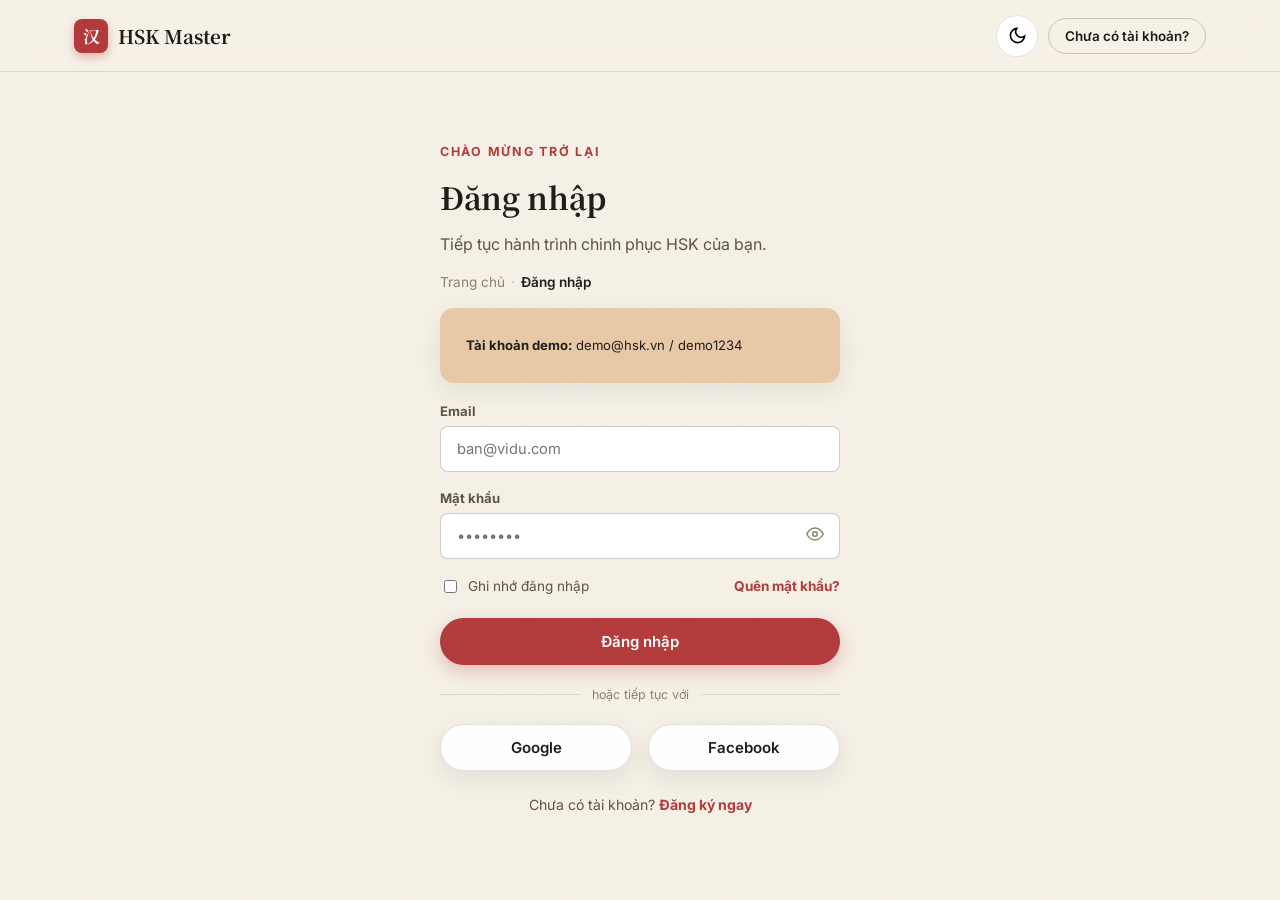
<file: login.html>
<!DOCTYPE html>
<html lang="vi">
<head>
<meta charset="UTF-8"><meta name="viewport" content="width=device-width, initial-scale=1.0">
<title>Đăng nhập — HSK Master</title>
<link href="https://fonts.googleapis.com/css2?family=Noto+Serif+SC:wght@500;700;900&family=Inter:wght@400;500;600;700;800&display=swap" rel="stylesheet">
<link rel="stylesheet" href="css/style.css">
</head>
<body>
<div class="page-loader" aria-hidden="true"><div class="brush-spinner"></div></div>
<a href="#main" class="skip-link">Bỏ qua đến nội dung chính</a>

<header class="navbar">
  <div class="container">
    <a href="index.html" class="brand"><span class="seal-mark">汉</span> HSK Master</a>
    <div class="nav-actions">
      <button class="theme-toggle" data-theme-toggle aria-label="Đổi giao diện sáng / tối">
        <svg class="icon-moon" width="19" height="19" viewBox="0 0 24 24" fill="none" stroke="currentColor" stroke-width="2"><path d="M21 12.79A9 9 0 1111.21 3 7 7 0 0021 12.79z"/></svg>
        <svg class="icon-sun" width="19" height="19" viewBox="0 0 24 24" fill="none" stroke="currentColor" stroke-width="2"><circle cx="12" cy="12" r="5"/><path d="M12 1v2M12 21v2M4.22 4.22l1.42 1.42M18.36 18.36l1.42 1.42M1 12h2M21 12h2M4.22 19.78l1.42-1.42M18.36 5.64l1.42-1.42"/></svg>
      </button>
      <a href="register.html" class="btn btn-ghost btn-sm">Chưa có tài khoản?</a>
    </div>
  </div>
</header>
<div class="nav-overlay" data-nav-overlay></div>

<main id="main" class="auth-wrap">
  <div class="auth-side">
    <span class="ink-char" style="left:-30px;top:10%">道</span>
    <div class="auth-side-content">
      <h2>「千里之行，始於足下」</h2>
      <p>Hành trình ngàn dặm bắt đầu từ một bước chân. Mỗi ngày luyện tập đưa bạn đến gần hơn với HSK 9.</p>
      <div class="flex gap-md" style="margin-top:28px">
        <div class="floating-chip" style="position:static">🔥 Chuỗi 18 ngày</div>
        <div class="floating-chip" style="position:static">⭐ Level 12</div>
      </div>
    </div>
  </div>

  <div class="auth-form-col">
    <div class="auth-box">
      <p class="eyebrow">Chào mừng trở lại</p>
      <h1>Đăng nhập</h1>
      <p>Tiếp tục hành trình chinh phục HSK của bạn.</p>

      <!-- breadcrumb nhỏ cho ngữ cảnh -->
      <nav class="breadcrumb" aria-label="breadcrumb" style="padding:0 0 18px">
        <ol><li><a href="index.html">Trang chủ</a></li><li aria-current="page">Đăng nhập</li></ol>
      </nav>

      <div class="card card-pad" style="background:var(--seal-soft);border:none;margin-bottom:20px">
        <p style="margin:0;font-size:.82rem;color:var(--ink)"><b>Tài khoản demo:</b> demo@hsk.vn / demo1234</p>
      </div>

      <form id="loginForm" novalidate>
        <div class="field" id="f-email">
          <label for="email">Email</label>
          <div class="field-input"><input type="email" id="email" name="email" placeholder="ban@vidu.com" required autocomplete="email"></div>
          <div class="field-error">Vui lòng nhập email hợp lệ.</div>
        </div>

        <div class="field" id="f-password">
          <label for="password">Mật khẩu</label>
          <div class="field-input">
            <input type="password" id="password" name="password" placeholder="••••••••" required autocomplete="current-password">
            <button type="button" class="toggle-pass" data-toggle-pass="password" aria-label="Hiện mật khẩu">
              <svg width="18" height="18" viewBox="0 0 24 24" fill="none" stroke="currentColor" stroke-width="2"><path d="M1 12s4-8 11-8 11 8 11 8-4 8-11 8-11-8-11-8z"/><circle cx="12" cy="12" r="3"/></svg>
            </button>
          </div>
          <div class="field-error">Mật khẩu không được để trống.</div>
        </div>

        <div class="flex justify-between items-center" style="margin-bottom:22px">
          <label class="checkbox-row"><input type="checkbox" id="remember"> Ghi nhớ đăng nhập</label>
          <a href="forgot-password.html" style="font-size:.85rem;font-weight:700;color:var(--seal)">Quên mật khẩu?</a>
        </div>

        <button type="submit" class="btn btn-primary btn-block" id="loginBtn">Đăng nhập</button>
      </form>

      <div class="auth-divider">hoặc tiếp tục với</div>
      <div class="flex gap-md">
        <button class="btn btn-soft btn-block" type="button" onclick="window.HSK.Toast.info('Demo','Đăng nhập Google chỉ minh hoạ giao diện.')">Google</button>
        <button class="btn btn-soft btn-block" type="button" onclick="window.HSK.Toast.info('Demo','Đăng nhập Facebook chỉ minh hoạ giao diện.')">Facebook</button>
      </div>

      <p class="auth-foot">Chưa có tài khoản? <a href="register.html">Đăng ký ngay</a></p>
    </div>
  </div>
</main>

<script src="js/app.js"></script>
<script src="js/auth.js"></script>
</body>
</html>
</file>
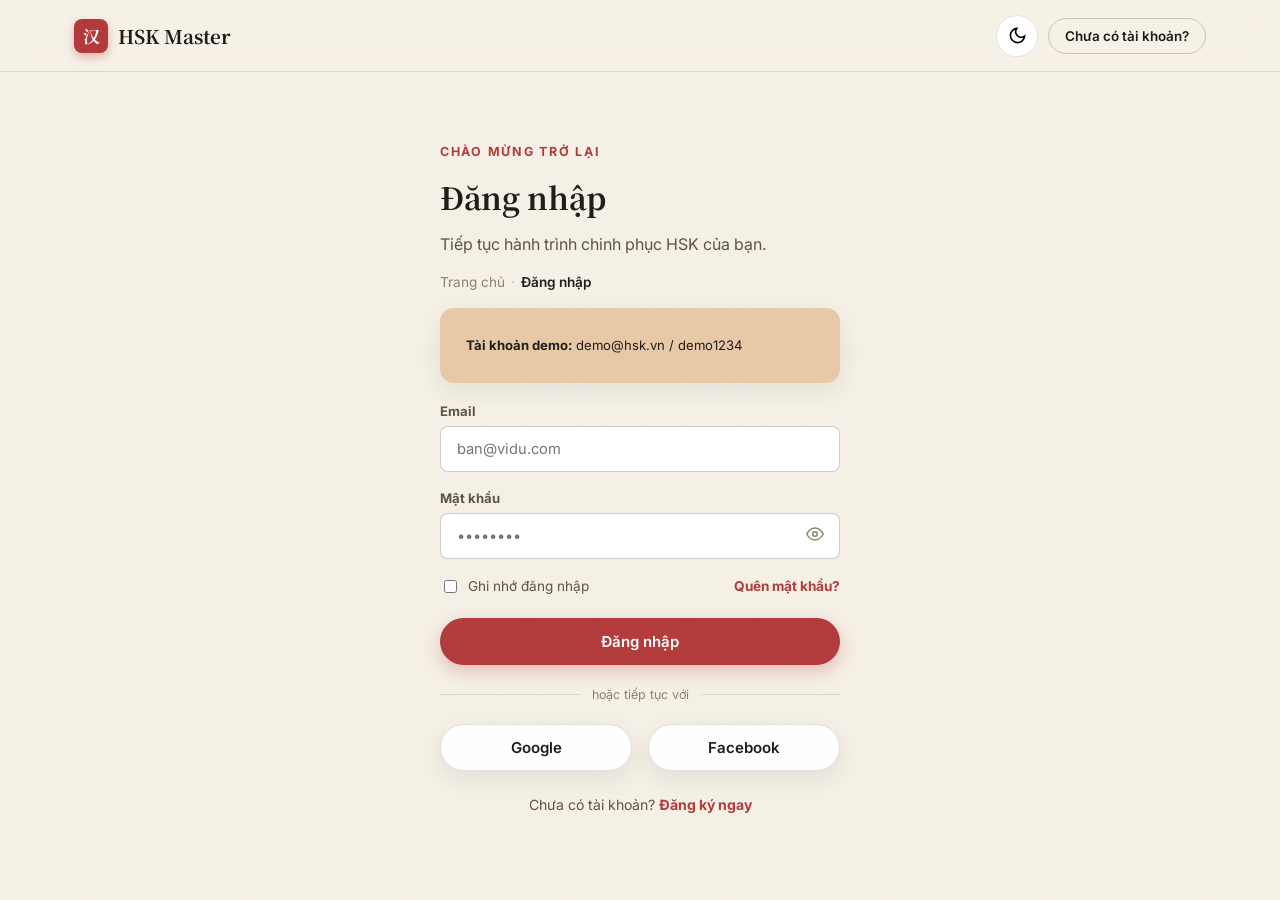
<file: profile.html>
<!DOCTYPE html>
<html lang="vi">
<head>
<meta charset="UTF-8"><meta name="viewport" content="width=device-width, initial-scale=1.0">
<title>Hồ sơ cá nhân — HSK Master</title>
<link href="https://fonts.googleapis.com/css2?family=Noto+Serif+SC:wght@500;700;900&family=Inter:wght@400;500;600;700;800&display=swap" rel="stylesheet">
<link rel="stylesheet" href="css/style.css">
</head>
<body>
<div class="page-loader" aria-hidden="true"><div class="brush-spinner"></div></div>
<a href="#main" class="skip-link">Bỏ qua đến nội dung chính</a>

<header class="navbar">
  <div class="container">
    <a href="index.html" class="brand"><span class="seal-mark">汉</span> HSK Master</a>
    <nav aria-label="Điều hướng chính">
      <ul class="nav-links">
        <li><a href="index.html">Trang chủ</a></li>
        <li><a href="dashboard.html">Bảng điều khiển</a></li>
        <li><a href="dictionary.html">Từ điển</a></li>
        <li><a href="writing.html">Luyện viết</a></li>
        <li><a href="reading.html">Luyện đọc</a></li>
        <li><a href="profile.html" class="active">Hồ sơ</a></li>
        <li><a href="settings.html">Cài đặt</a></li>
      </ul>
    </nav>
    <div class="nav-actions">
      <button class="theme-toggle" data-theme-toggle aria-label="Đổi giao diện sáng / tối">
        <svg class="icon-moon" width="19" height="19" viewBox="0 0 24 24" fill="none" stroke="currentColor" stroke-width="2"><path d="M21 12.79A9 9 0 1111.21 3 7 7 0 0021 12.79z"/></svg>
        <svg class="icon-sun" width="19" height="19" viewBox="0 0 24 24" fill="none" stroke="currentColor" stroke-width="2"><circle cx="12" cy="12" r="5"/><path d="M12 1v2M12 21v2M4.22 4.22l1.42 1.42M18.36 18.36l1.42 1.42M1 12h2M21 12h2M4.22 19.78l1.42-1.42M18.36 5.64l1.42-1.42"/></svg>
      </button>
      <div class="user-menu">
        <button class="avatar" data-user-menu-trigger aria-label="Mở menu tài khoản" data-user-avatar>H</button>
        <div class="user-menu-panel">
          <div style="padding:10px 12px;"><div style="font-weight:700;font-size:.88rem" data-user-name>Học viên</div><div class="muted" style="font-size:.74rem" data-user-email>email@vidu.com</div></div>
          <hr><a href="dashboard.html">📊 Bảng điều khiển</a><a href="profile.html">👤 Hồ sơ cá nhân</a><a href="settings.html">⚙️ Cài đặt</a><hr>
          <button data-logout>🚪 Đăng xuất</button>
        </div>
      </div>
      <button class="nav-burger" data-nav-burger aria-label="Mở menu"><span></span><span></span><span></span></button>
    </div>
  </div>
</header>
<div class="nav-overlay" data-nav-overlay></div>

<div class="app-shell">
  <aside class="sidebar">
    <div class="sidebar-group">
      <div class="sidebar-label">Học tập</div>
      <a href="dashboard.html"><svg viewBox="0 0 24 24" fill="none" stroke="currentColor" stroke-width="2"><rect x="3" y="3" width="7" height="9"/><rect x="14" y="3" width="7" height="5"/><rect x="14" y="12" width="7" height="9"/><rect x="3" y="16" width="7" height="5"/></svg> Tổng quan</a>
      <a href="vocabulary.html"><svg viewBox="0 0 24 24" fill="none" stroke="currentColor" stroke-width="2"><path d="M4 19.5A2.5 2.5 0 016.5 17H20"/><path d="M6.5 2H20v20H6.5A2.5 2.5 0 014 19.5v-15A2.5 2.5 0 016.5 2z"/></svg> Luyện HSK (Từ vựng)</a>
      <a href="dictionary.html"><svg viewBox="0 0 24 24" fill="none" stroke="currentColor" stroke-width="2"><circle cx="11" cy="11" r="8"/><path d="M21 21l-4.35-4.35"/></svg> Từ điển</a>
      <a href="writing.html"><svg viewBox="0 0 24 24" fill="none" stroke="currentColor" stroke-width="2"><path d="M12 19l7-7 3 3-7 7-3-3z"/><path d="M18 13l-1.5-7.5L2 2l3.5 14.5L13 18l5-5z"/><path d="M2 2l7.586 7.586"/><circle cx="11" cy="11" r="2"/></svg> Luyện viết</a>
      <a href="reading.html"><svg viewBox="0 0 24 24" fill="none" stroke="currentColor" stroke-width="2"><path d="M2 3h6a4 4 0 014 4v14a3 3 0 00-3-3H2z"/><path d="M22 3h-6a4 4 0 00-4 4v14a3 3 0 013-3h7z"/></svg> Luyện đọc</a>
      <a href="dashboard.html#history-section"><svg viewBox="0 0 24 24" fill="none" stroke="currentColor" stroke-width="2"><circle cx="12" cy="12" r="10"/><path d="M12 6v6l4 2"/></svg> Lịch sử học</a>
    </div>
    <div class="sidebar-group">
      <div class="sidebar-label">Tài khoản</div>
      <a href="profile.html" class="active"><svg viewBox="0 0 24 24" fill="none" stroke="currentColor" stroke-width="2"><circle cx="12" cy="8" r="4"/><path d="M4 21c0-4 4-7 8-7s8 3 8 7"/></svg> Hồ sơ cá nhân</a>
      <a href="settings.html"><svg viewBox="0 0 24 24" fill="none" stroke="currentColor" stroke-width="2"><circle cx="12" cy="12" r="3"/></svg> Cài đặt</a>
      <button data-logout style="width:100%;text-align:left;display:flex;align-items:center;gap:11px;padding:10px 12px;border-radius:10px;font-size:.88rem;font-weight:600;color:var(--ink-soft);border:0;background:transparent;cursor:pointer">🚪 Đăng xuất</button>
    </div>
  </aside>

  <main id="main" class="main-content narrow">
    <nav class="breadcrumb" aria-label="breadcrumb">
      <ol><li><a href="index.html">Trang chủ</a></li><li><a href="dashboard.html">Bảng điều khiển</a></li><li aria-current="page">Hồ sơ cá nhân</li></ol>
    </nav>

    <!-- Profile banner + avatar -->
    <div class="profile-banner"><span class="ink-char">修</span></div>
    <div class="profile-head">
      <span class="avatar xl" data-user-avatar>H</span>
      <div class="profile-meta">
        <div class="flex items-center gap-sm"><h2 style="margin:0" data-user-name>Học viên</h2><span class="level-pill" id="levelPill">Lv 12</span></div>
        <p class="muted" style="margin:.2em 0 0" data-user-email>email@vidu.com</p>
      </div>
      <div style="margin-left:auto;padding-bottom:10px">
        <button class="btn btn-soft btn-sm" id="editProfileBtn">✏️ Chỉnh sửa hồ sơ</button>
      </div>
    </div>

    <!-- XP bar -->
    <div class="card card-pad" style="margin-top:24px">
      <div class="flex justify-between" style="margin-bottom:6px"><span style="font-weight:700;font-size:.88rem">Kinh nghiệm (XP)</span><span class="muted" style="font-size:.82rem" id="xpText">3.260 / 4.000 XP</span></div>
      <div class="progress-track" style="height:10px"><i id="xpBar" style="width:0%"></i></div>
      <p class="muted" style="font-size:.78rem;margin:10px 0 0">Còn <b id="xpRemain">740</b> XP để lên Level tiếp theo 🎉</p>
    </div>

    <!-- Streak -->
    <div class="card card-pad" style="margin-top:20px">
      <div class="flex justify-between items-center" style="margin-bottom:14px">
        <h3 style="margin:0;font-size:1rem">🔥 Chuỗi học — <span id="streakCount">18</span> ngày liên tiếp</h3>
        <span class="tag good">Đang hoạt động</span>
      </div>
      <div class="streak-row" id="streakRow"></div>
    </div>

    <!-- Tabs: Mức HSK | Thành tích | Nhật ký -->
    <div class="card card-pad" style="margin-top:20px">
      <div class="tabs">
        <button class="tab-btn active" data-tab="hsk">Mức độ HSK</button>
        <button class="tab-btn" data-tab="badges">Thành tích</button>
        <button class="tab-btn" data-tab="journal">Nhật ký học tập</button>
      </div>

      <div class="tab-panel active" id="tab-hsk">
        <p class="muted" style="margin-top:0">Chọn cấp độ HSK hiện tại bạn đang theo học. Tiến độ trước đó sẽ được giữ nguyên.</p>
        <div class="field"><div class="field-input"><select id="hskSelect"></select></div></div>
        <div id="progressMini" style="margin-top:18px"></div>
      </div>

      <div class="tab-panel" id="tab-badges">
        <div class="badge-grid" id="badgeGridProfile"></div>
      </div>

      <div class="tab-panel" id="tab-journal">
        <div id="journalSkeleton">
          <div class="skeleton sk-text" style="width:90%"></div>
          <div class="skeleton sk-text" style="width:75%"></div>
          <div class="skeleton sk-text" style="width:85%"></div>
        </div>
        <div id="journalList" class="hidden"></div>
      </div>
    </div>
  </main>
</div>

<script src="js/app.js"></script>
<script src="js/vocabulary-data.js"></script>
<script src="js/tts.js"></script>
<script src="js/vocab-state.js"></script>
<script src="js/profile.js"></script>
<nav class="mobile-tabbar" aria-label="Điều hướng nhanh"><a href="dashboard.html"><svg viewBox="0 0 24 24" fill="none" stroke="currentColor" stroke-width="2"><rect x="3" y="3" width="7" height="9"/><rect x="14" y="3" width="7" height="5"/><rect x="14" y="12" width="7" height="9"/><rect x="3" y="16" width="7" height="5"/></svg><span>Tổng quan</span></a><a href="vocabulary.html"><svg viewBox="0 0 24 24" fill="none" stroke="currentColor" stroke-width="2"><path d="M4 19.5A2.5 2.5 0 016.5 17H20"/><path d="M6.5 2H20v20H6.5A2.5 2.5 0 014 19.5v-15A2.5 2.5 0 016.5 2z"/></svg><span>Từ vựng</span></a><a href="dictionary.html"><svg viewBox="0 0 24 24" fill="none" stroke="currentColor" stroke-width="2"><circle cx="11" cy="11" r="8"/><path d="M21 21l-4.35-4.35"/></svg><span>Từ điển</span></a><a href="writing.html"><svg viewBox="0 0 24 24" fill="none" stroke="currentColor" stroke-width="2"><path d="M12 19l7-7 3 3-7 7-3-3z"/><path d="M18 13l-1.5-7.5L2 2l3.5 14.5L13 18l5-5z"/></svg><span>Luyện viết</span></a><a href="reading.html"><svg viewBox="0 0 24 24" fill="none" stroke="currentColor" stroke-width="2"><path d="M2 3h6a4 4 0 014 4v14a3 3 0 00-3-3H2z"/><path d="M22 3h-6a4 4 0 00-4 4v14a3 3 0 013-3h7z"/></svg><span>Luyện đọc</span></a></nav>
</body>
</html>
</file>
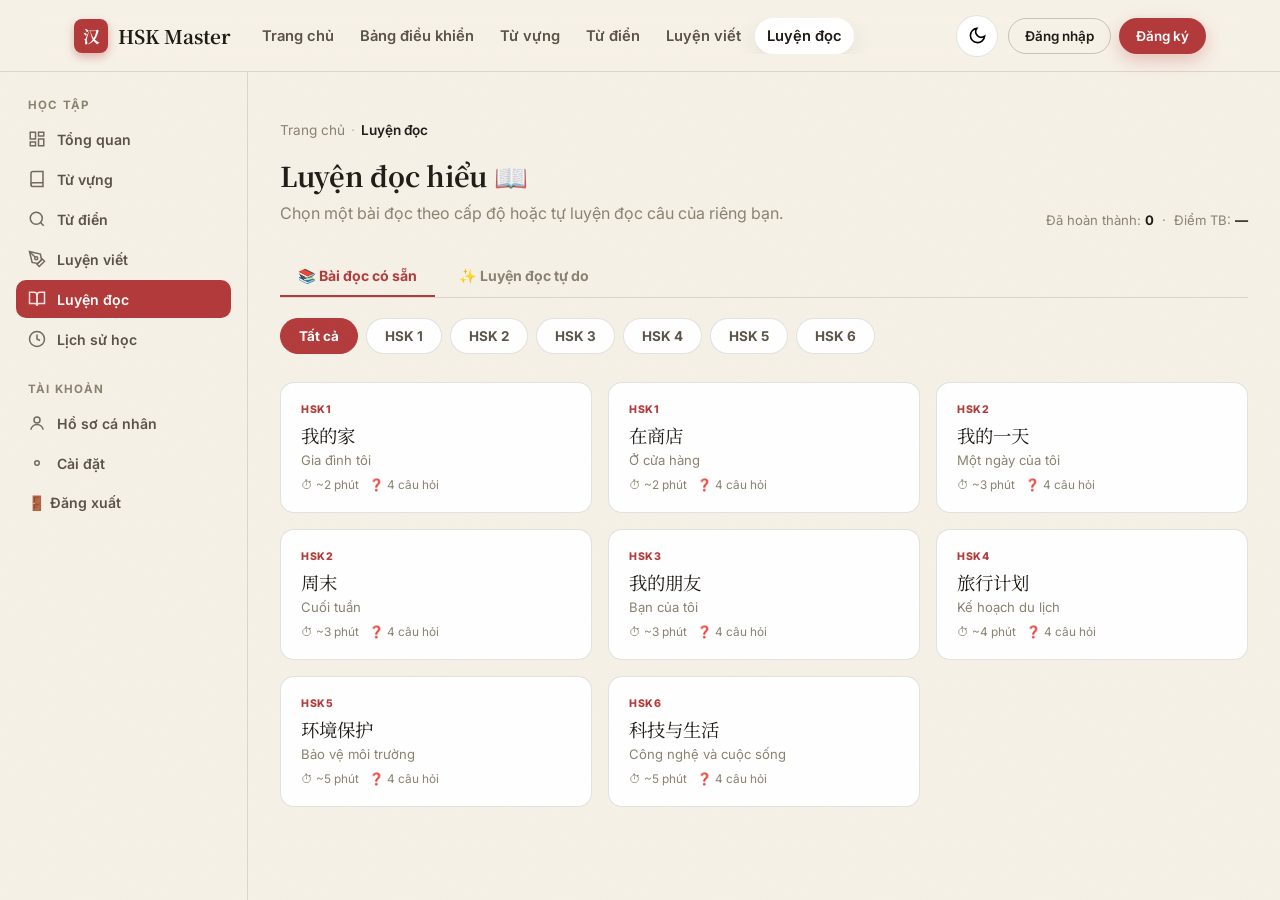
<file: reading.html>
<!DOCTYPE html>
<html lang="vi">
<head>
<meta charset="UTF-8"><meta name="viewport" content="width=device-width, initial-scale=1.0">
<title>Luyện đọc tiếng Trung — HSK Master</title>
<meta name="description" content="Luyện đọc hiểu tiếng Trung theo cấp độ HSK với pinyin, dịch nghĩa từng từ và câu hỏi trắc nghiệm.">
<link href="https://fonts.googleapis.com/css2?family=Noto+Serif+SC:wght@500;700;900&family=Inter:wght@400;500;600;700;800&display=swap" rel="stylesheet">
<link rel="stylesheet" href="css/style.css">
<link rel="stylesheet" href="css/reading-custom.css">
</head>
<body>
<div class="page-loader" aria-hidden="true"><div class="brush-spinner"></div></div>
<a href="#main" class="skip-link">Bỏ qua đến nội dung chính</a>

<header class="navbar">
  <div class="container">
    <a href="index.html" class="brand"><span class="seal-mark">汉</span> HSK Master</a>
    <nav aria-label="Điều hướng chính">
      <ul class="nav-links">
        <li><a href="index.html">Trang chủ</a></li>
        <li><a href="dashboard.html">Bảng điều khiển</a></li>
        <li><a href="vocabulary.html">Từ vựng</a></li>
        <li><a href="dictionary.html">Từ điển</a></li>
        <li><a href="writing.html">Luyện viết</a></li>
        <li><a href="reading.html" class="active">Luyện đọc</a></li>
      </ul>
    </nav>
    <div class="nav-actions">
      <button class="theme-toggle" data-theme-toggle aria-label="Đổi giao diện sáng / tối">
        <svg class="icon-moon" width="19" height="19" viewBox="0 0 24 24" fill="none" stroke="currentColor" stroke-width="2"><path d="M21 12.79A9 9 0 1111.21 3 7 7 0 0021 12.79z"/></svg>
        <svg class="icon-sun" width="19" height="19" viewBox="0 0 24 24" fill="none" stroke="currentColor" stroke-width="2"><circle cx="12" cy="12" r="5"/><path d="M12 1v2M12 21v2M4.22 4.22l1.42 1.42M18.36 18.36l1.42 1.42M1 12h2M21 12h2M4.22 19.78l1.42-1.42M18.36 5.64l1.42-1.42"/></svg>
      </button>
      <div data-guest-only class="flex gap-sm">
        <a href="login.html" class="btn btn-ghost btn-sm">Đăng nhập</a>
        <a href="register.html" class="btn btn-primary btn-sm">Đăng ký</a>
      </div>
      <div data-auth-only class="user-menu hidden">
        <button class="avatar" data-user-menu-trigger aria-label="Mở menu tài khoản" data-user-avatar>H</button>
        <div class="user-menu-panel">
          <div style="padding:10px 12px;"><div style="font-weight:700;font-size:.88rem" data-user-name>Học viên</div><div class="muted" style="font-size:.74rem" data-user-email>email@vidu.com</div></div>
          <hr><a href="dashboard.html">📊 Bảng điều khiển</a><a href="profile.html">👤 Hồ sơ cá nhân</a><a href="settings.html">⚙️ Cài đặt</a><hr>
          <button data-logout>🚪 Đăng xuất</button>
        </div>
      </div>
      <button class="nav-burger" data-nav-burger aria-label="Mở menu"><span></span><span></span><span></span></button>
    </div>
  </div>
</header>
<div class="nav-overlay" data-nav-overlay></div>

<div class="app-shell">
  <aside class="sidebar">
    <div class="sidebar-group">
      <div class="sidebar-label">Học tập</div>
      <a href="dashboard.html"><svg viewBox="0 0 24 24" fill="none" stroke="currentColor" stroke-width="2"><rect x="3" y="3" width="7" height="9"/><rect x="14" y="3" width="7" height="5"/><rect x="14" y="12" width="7" height="9"/><rect x="3" y="16" width="7" height="5"/></svg> Tổng quan</a>
      <a href="vocabulary.html"><svg viewBox="0 0 24 24" fill="none" stroke="currentColor" stroke-width="2"><path d="M4 19.5A2.5 2.5 0 016.5 17H20"/><path d="M6.5 2H20v20H6.5A2.5 2.5 0 014 19.5v-15A2.5 2.5 0 016.5 2z"/></svg> Từ vựng</a>
      <a href="dictionary.html"><svg viewBox="0 0 24 24" fill="none" stroke="currentColor" stroke-width="2"><circle cx="11" cy="11" r="8"/><path d="M21 21l-4.35-4.35"/></svg> Từ điển</a>
      <a href="writing.html"><svg viewBox="0 0 24 24" fill="none" stroke="currentColor" stroke-width="2"><path d="M12 19l7-7 3 3-7 7-3-3z"/><path d="M18 13l-1.5-7.5L2 2l3.5 14.5L13 18l5-5z"/><path d="M2 2l7.586 7.586"/><circle cx="11" cy="11" r="2"/></svg> Luyện viết</a>
      <a href="reading.html" class="active"><svg viewBox="0 0 24 24" fill="none" stroke="currentColor" stroke-width="2"><path d="M2 3h6a4 4 0 014 4v14a3 3 0 00-3-3H2z"/><path d="M22 3h-6a4 4 0 00-4 4v14a3 3 0 013-3h7z"/></svg> Luyện đọc</a>
      <a href="dashboard.html#history-section"><svg viewBox="0 0 24 24" fill="none" stroke="currentColor" stroke-width="2"><circle cx="12" cy="12" r="10"/><path d="M12 6v6l4 2"/></svg> Lịch sử học</a>
    </div>
    <div class="sidebar-group">
      <div class="sidebar-label">Tài khoản</div>
      <a href="profile.html"><svg viewBox="0 0 24 24" fill="none" stroke="currentColor" stroke-width="2"><circle cx="12" cy="8" r="4"/><path d="M4 21c0-4 4-7 8-7s8 3 8 7"/></svg> Hồ sơ cá nhân</a>
      <a href="settings.html"><svg viewBox="0 0 24 24" fill="none" stroke="currentColor" stroke-width="2"><circle cx="12" cy="12" r="3"/></svg> Cài đặt</a>
      <button data-logout style="width:100%;text-align:left;display:flex;align-items:center;gap:11px;padding:10px 12px;border-radius:10px;font-size:.88rem;font-weight:600;color:var(--ink-soft);border:0;background:transparent;cursor:pointer">🚪 Đăng xuất</button>
    </div>
  </aside>

  <main id="main" class="main-content">
    <nav class="breadcrumb" aria-label="breadcrumb">
      <ol><li><a href="index.html">Trang chủ</a></li><li aria-current="page">Luyện đọc</li></ol>
    </nav>

    <div id="readListView">
      <div class="page-head">
        <div>
          <h1>Luyện đọc hiểu 📖</h1>
          <p class="muted" style="margin:0">Chọn một bài đọc theo cấp độ hoặc tự luyện đọc câu của riêng bạn.</p>
        </div>
        <div class="flex gap-sm" style="font-size:.82rem;color:var(--ink-faint)">
          <span>Đã hoàn thành: <b id="readDoneCount" style="color:var(--ink)">0</b></span>
          <span>·</span>
          <span>Điểm TB: <b id="readAvgScore" style="color:var(--ink)">—</b></span>
        </div>
      </div>

      <!-- Tab chọn chế độ luyện đọc -->
      <div class="tabs" id="readModeTabs" style="margin-bottom:20px">
        <button class="tab-btn active" data-readmode="library">📚 Bài đọc có sẵn</button>
        <button class="tab-btn" data-readmode="custom">✨ Luyện đọc tự do</button>
      </div>

      <!-- Tab 1: Bài đọc có sẵn -->
      <div id="readLibraryView">
        <div class="read-level-tabs" id="readLevelTabs"></div>
        <div class="read-passage-grid" id="readPassageGrid"></div>
      </div>

      <!-- Tab 2: Luyện đọc tự do -->
      <div id="readCustomView" class="hidden">

        <!-- NHẬP CÂU -->
        <div class="rc-input-area" id="rcInputArea">
          <div class="rc-intro">
            <h2>Luyện đọc câu của bạn 🌟</h2>
            <p>Nhập bất kỳ câu tiếng Việt nào — AI sẽ dịch sang tiếng Trung,<br>hướng dẫn cách đọc từng từ và tạo bài tập phù hợp.</p>
          </div>

          <div class="rc-textarea-wrap">
            <textarea id="rcInput" placeholder="VD: Hôm nay tôi đi học tiếng Trung với bạn bè của tôi." maxlength="300"></textarea>
            <span class="rc-char-count" id="rcCharCount">0/300</span>
          </div>

          <div class="rc-examples">
            <div class="rc-examples-label">💡 Gợi ý thử ngay:</div>
            <button class="rc-example-btn" data-text="Tôi muốn học tiếng Trung.">Tôi muốn học tiếng Trung.</button>
            <button class="rc-example-btn" data-text="Hôm nay thời tiết rất đẹp.">Hôm nay thời tiết rất đẹp.</button>
            <button class="rc-example-btn" data-text="Bạn có thể giúp tôi không?">Bạn có thể giúp tôi không?</button>
            <button class="rc-example-btn" data-text="Tôi thích ăn cơm và uống trà.">Tôi thích ăn cơm và uống trà.</button>
            <button class="rc-example-btn" data-text="Ngày mai tôi sẽ đi Bắc Kinh.">Ngày mai tôi sẽ đi Bắc Kinh.</button>
          </div>

          <button class="btn btn-primary rc-translate-btn" id="rcTranslateBtn">✨ Dịch &amp; Luyện tập</button>
          <p class="rc-hint-text">Ctrl+Enter để dịch nhanh</p>
          <p class="rc-hint-text hidden" id="rcStatusMsg" style="color:var(--seal);font-weight:600"></p>

          <div class="rc-error-area hidden" id="rcErrorArea">
            <span>⚠️</span>
            <span id="rcErrorMsg">Có lỗi xảy ra.</span>
          </div>
        </div>

        <!-- KẾT QUẢ DỊCH + BÀI TẬP -->
        <div class="rc-result-area hidden" id="rcResultArea">
          <!-- Header -->
          <div class="rc-result-header">
            <div>
              <div class="rc-original-label">Câu gốc (tiếng Việt)</div>
              <div class="rc-original-text" id="rcOriginalText"></div>
            </div>
            <button class="btn btn-ghost btn-sm" id="rcRetryBtn">← Nhập câu khác</button>
          </div>

          <!-- Từng từ / token -->
          <div class="card card-pad" style="margin-bottom:18px">
            <div class="rc-tokens-label">👆 Bấm vào từng từ để nghe phát âm</div>
            <div class="rc-tokens" id="rcTokens"></div>
          </div>

          <!-- Câu đầy đủ + phát âm -->
          <div class="rc-full-sentence card card-pad" style="margin-bottom:18px">
            <div style="font-size:.75rem;font-weight:700;color:var(--ink-faint);margin-bottom:8px">TIẾNG TRUNG ĐẦY ĐỦ</div>
            <div class="rc-full-zh" id="rcFullZh"></div>
            <div class="rc-full-pinyin" id="rcFullPinyin"></div>
            <div class="rc-audio-row">
              <button class="btn btn-soft btn-sm" id="rcPlayBtn">🔊 Đọc toàn câu</button>
              <button class="btn btn-soft btn-sm" id="rcPlaySlowBtn">🐢 Đọc chậm</button>
            </div>
          </div>

          <!-- Bài tập -->
          <div class="rc-exercises-section">
            <h3>📝 Bài tập luyện tập</h3>
            <div id="rcExercisesWrap"></div>
          </div>
        </div>

      </div><!-- /readCustomView -->
    </div>

    <div class="read-article-wrap hidden" id="readArticleView">
      <button class="btn btn-ghost btn-sm" id="backToListBtn">← Quay lại danh sách</button>

      <div class="read-article-head">
        <p class="eyebrow" id="articleLevel">HSK 1</p>
        <h1 id="articleTitle" style="margin-bottom:2px">标题</h1>
        <p class="muted" id="articleTitleVi">Tiêu đề</p>
      </div>

      <div class="read-toolbar">
        <button class="btn btn-soft btn-sm" id="togglePinyinBtn">拼 Hiện Pinyin</button>
        <button class="btn btn-soft btn-sm" id="playAllBtn">🔊 Đọc toàn bài</button>
        <button class="btn btn-soft btn-sm" id="playSlowBtn">🐢 Đọc chậm</button>
        <button class="btn btn-soft btn-sm" id="toggleTranslationBtn">🇻🇳 Xem bản dịch</button>
      </div>

      <div class="read-passage-text" id="readPassageText"></div>
      <div class="read-translation-box" id="readTranslationBox"></div>

      <div class="read-quiz-box" id="readQuizBox">
        <div class="flex justify-between items-center" style="margin-bottom:14px">
          <h3 style="margin:0;font-size:1.05rem">Câu hỏi kiểm tra hiểu bài</h3>
          <span class="muted" style="font-size:.8rem" id="quizProgress"></span>
        </div>
        <div id="quizQuestions"></div>
        <button class="btn btn-primary" id="submitQuizBtn">Nộp bài</button>
        <div class="read-quiz-result hidden" id="quizResult"></div>
      </div>
    </div>
  </main>
</div>

<div class="read-word-tip" id="readWordTip"><b id="rwtHanzi"></b><span class="rwt-pinyin" id="rwtPinyin"></span><div id="rwtMeaning"></div></div>

<script src="js/app.js"></script>
<script src="js/vocabulary-data.js"></script>
<script src="js/tts.js"></script>
<script src="js/vocab-state.js"></script>
<script src="js/reading-data.js"></script>
<script src="js/reading-state.js"></script>
<script src="js/reading.js"></script>
<script src="js/reading-custom.js"></script>
<nav class="mobile-tabbar" aria-label="Điều hướng nhanh"><a href="dashboard.html"><svg viewBox="0 0 24 24" fill="none" stroke="currentColor" stroke-width="2"><rect x="3" y="3" width="7" height="9"/><rect x="14" y="3" width="7" height="5"/><rect x="14" y="12" width="7" height="9"/><rect x="3" y="16" width="7" height="5"/></svg><span>Tổng quan</span></a><a href="vocabulary.html"><svg viewBox="0 0 24 24" fill="none" stroke="currentColor" stroke-width="2"><path d="M4 19.5A2.5 2.5 0 016.5 17H20"/><path d="M6.5 2H20v20H6.5A2.5 2.5 0 014 19.5v-15A2.5 2.5 0 016.5 2z"/></svg><span>Từ vựng</span></a><a href="dictionary.html"><svg viewBox="0 0 24 24" fill="none" stroke="currentColor" stroke-width="2"><circle cx="11" cy="11" r="8"/><path d="M21 21l-4.35-4.35"/></svg><span>Từ điển</span></a><a href="writing.html"><svg viewBox="0 0 24 24" fill="none" stroke="currentColor" stroke-width="2"><path d="M12 19l7-7 3 3-7 7-3-3z"/><path d="M18 13l-1.5-7.5L2 2l3.5 14.5L13 18l5-5z"/></svg><span>Luyện viết</span></a><a href="reading.html" class="active"><svg viewBox="0 0 24 24" fill="none" stroke="currentColor" stroke-width="2"><path d="M2 3h6a4 4 0 014 4v14a3 3 0 00-3-3H2z"/><path d="M22 3h-6a4 4 0 00-4 4v14a3 3 0 013-3h7z"/></svg><span>Luyện đọc</span></a></nav>
</body>
</html>
</file>
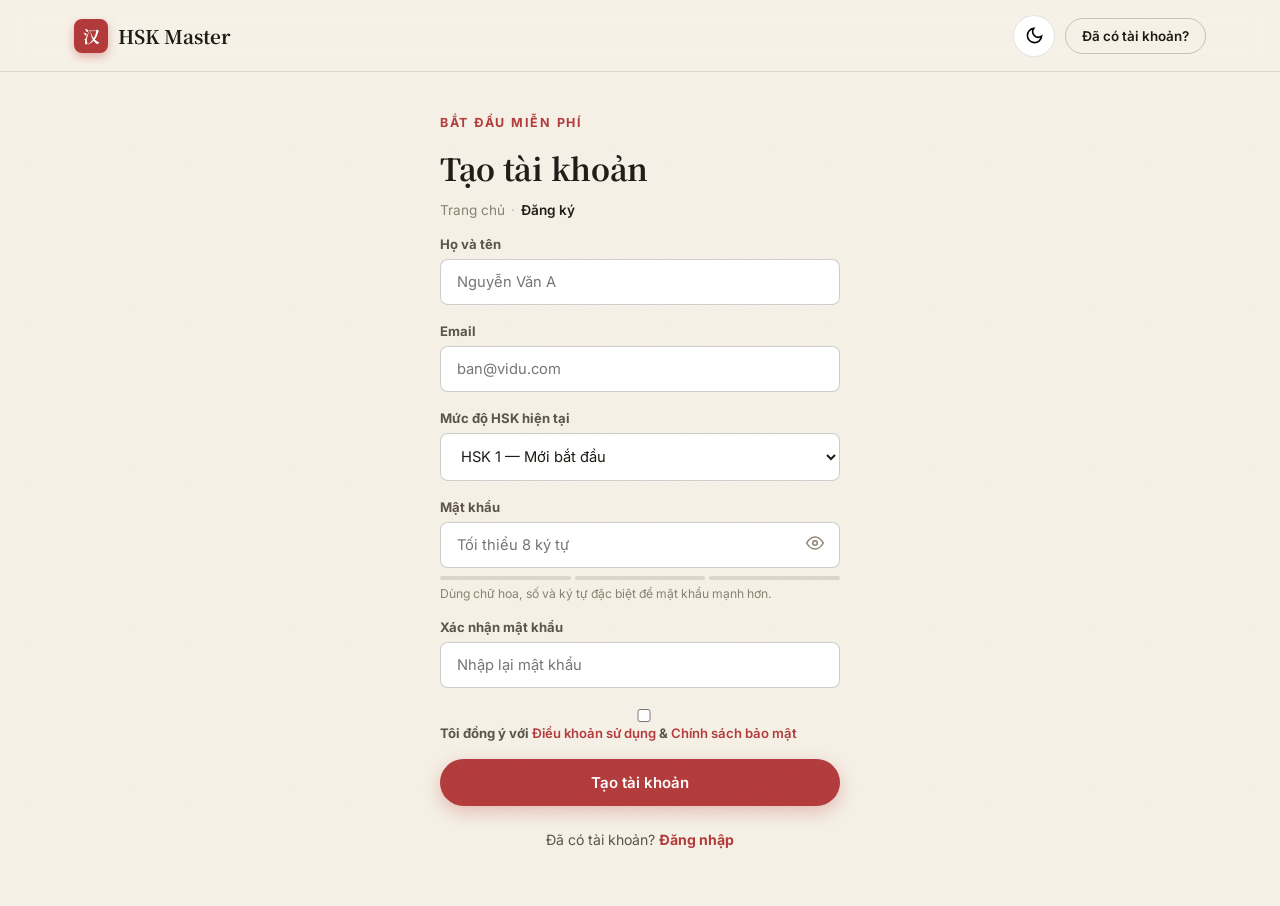
<file: register.html>
<!DOCTYPE html>
<html lang="vi">
<head>
<meta charset="UTF-8"><meta name="viewport" content="width=device-width, initial-scale=1.0">
<title>Đăng ký — HSK Master</title>
<link href="https://fonts.googleapis.com/css2?family=Noto+Serif+SC:wght@500;700;900&family=Inter:wght@400;500;600;700;800&display=swap" rel="stylesheet">
<link rel="stylesheet" href="css/style.css">
</head>
<body>
<div class="page-loader" aria-hidden="true"><div class="brush-spinner"></div></div>
<a href="#main" class="skip-link">Bỏ qua đến nội dung chính</a>

<header class="navbar">
  <div class="container">
    <a href="index.html" class="brand"><span class="seal-mark">汉</span> HSK Master</a>
    <div class="nav-actions">
      <button class="theme-toggle" data-theme-toggle aria-label="Đổi giao diện sáng / tối">
        <svg class="icon-moon" width="19" height="19" viewBox="0 0 24 24" fill="none" stroke="currentColor" stroke-width="2"><path d="M21 12.79A9 9 0 1111.21 3 7 7 0 0021 12.79z"/></svg>
        <svg class="icon-sun" width="19" height="19" viewBox="0 0 24 24" fill="none" stroke="currentColor" stroke-width="2"><circle cx="12" cy="12" r="5"/><path d="M12 1v2M12 21v2M4.22 4.22l1.42 1.42M18.36 18.36l1.42 1.42M1 12h2M21 12h2M4.22 19.78l1.42-1.42M18.36 5.64l1.42-1.42"/></svg>
      </button>
      <a href="login.html" class="btn btn-ghost btn-sm">Đã có tài khoản?</a>
    </div>
  </div>
</header>
<div class="nav-overlay" data-nav-overlay></div>

<main id="main" class="auth-wrap">
  <div class="auth-side">
    <span class="ink-char" style="right:-30px;bottom:5%">志</span>
    <div class="auth-side-content">
      <h2>「有志者事竟成」</h2>
      <p>Có chí thì nên. Tham gia cùng 32.000+ học viên đang luyện tập HSK mỗi ngày.</p>
    </div>
  </div>

  <div class="auth-form-col">
    <div class="auth-box">
      <p class="eyebrow">Bắt đầu miễn phí</p>
      <h1>Tạo tài khoản</h1>
      <nav class="breadcrumb" aria-label="breadcrumb" style="padding:0 0 18px">
        <ol><li><a href="index.html">Trang chủ</a></li><li aria-current="page">Đăng ký</li></ol>
      </nav>

      <form id="registerForm" novalidate>
        <div class="field" id="f-name">
          <label for="name">Họ và tên</label>
          <div class="field-input"><input type="text" id="name" placeholder="Nguyễn Văn A" required autocomplete="name"></div>
          <div class="field-error">Vui lòng nhập họ tên.</div>
        </div>

        <div class="field" id="f-email">
          <label for="email">Email</label>
          <div class="field-input"><input type="email" id="email" placeholder="ban@vidu.com" required autocomplete="email"></div>
          <div class="field-error">Vui lòng nhập email hợp lệ.</div>
        </div>

        <div class="field" id="f-level">
          <label for="level">Mức độ HSK hiện tại</label>
          <div class="field-input">
            <select id="level">
              <option value="hsk1">HSK 1 — Mới bắt đầu</option>
              <option value="hsk2">HSK 2</option>
              <option value="hsk3">HSK 3</option>
              <option value="hsk4">HSK 4</option>
              <option value="hsk5">HSK 5</option>
              <option value="hsk6">HSK 6</option>
              <option value="hsk789">HSK 7-9</option>
            </select>
          </div>
        </div>

        <div class="field" id="f-password">
          <label for="password">Mật khẩu</label>
          <div class="field-input">
            <input type="password" id="password" placeholder="Tối thiểu 8 ký tự" required autocomplete="new-password">
            <button type="button" class="toggle-pass" data-toggle-pass="password" aria-label="Hiện mật khẩu">
              <svg width="18" height="18" viewBox="0 0 24 24" fill="none" stroke="currentColor" stroke-width="2"><path d="M1 12s4-8 11-8 11 8 11 8-4 8-11 8-11-8-11-8z"/><circle cx="12" cy="12" r="3"/></svg>
            </button>
          </div>
          <div class="pw-strength" id="pwStrength"><i></i><i></i><i></i></div>
          <div class="field-hint" id="pwHint">Dùng chữ hoa, số và ký tự đặc biệt để mật khẩu mạnh hơn.</div>
          <div class="field-error">Mật khẩu phải có ít nhất 8 ký tự.</div>
        </div>

        <div class="field" id="f-confirm">
          <label for="confirm">Xác nhận mật khẩu</label>
          <div class="field-input"><input type="password" id="confirm" placeholder="Nhập lại mật khẩu" required autocomplete="new-password"></div>
          <div class="field-error">Mật khẩu xác nhận không khớp.</div>
        </div>

        <div class="field">
          <label class="checkbox-row"><input type="checkbox" id="terms" required> Tôi đồng ý với <a href="#">Điều khoản sử dụng</a> &amp; <a href="#">Chính sách bảo mật</a></label>
        </div>

        <button type="submit" class="btn btn-primary btn-block" id="registerBtn">Tạo tài khoản</button>
      </form>

      <p class="auth-foot">Đã có tài khoản? <a href="login.html">Đăng nhập</a></p>
    </div>
  </div>
</main>

<script src="js/app.js"></script>
<script src="js/auth.js"></script>
</body>
</html>
</file>
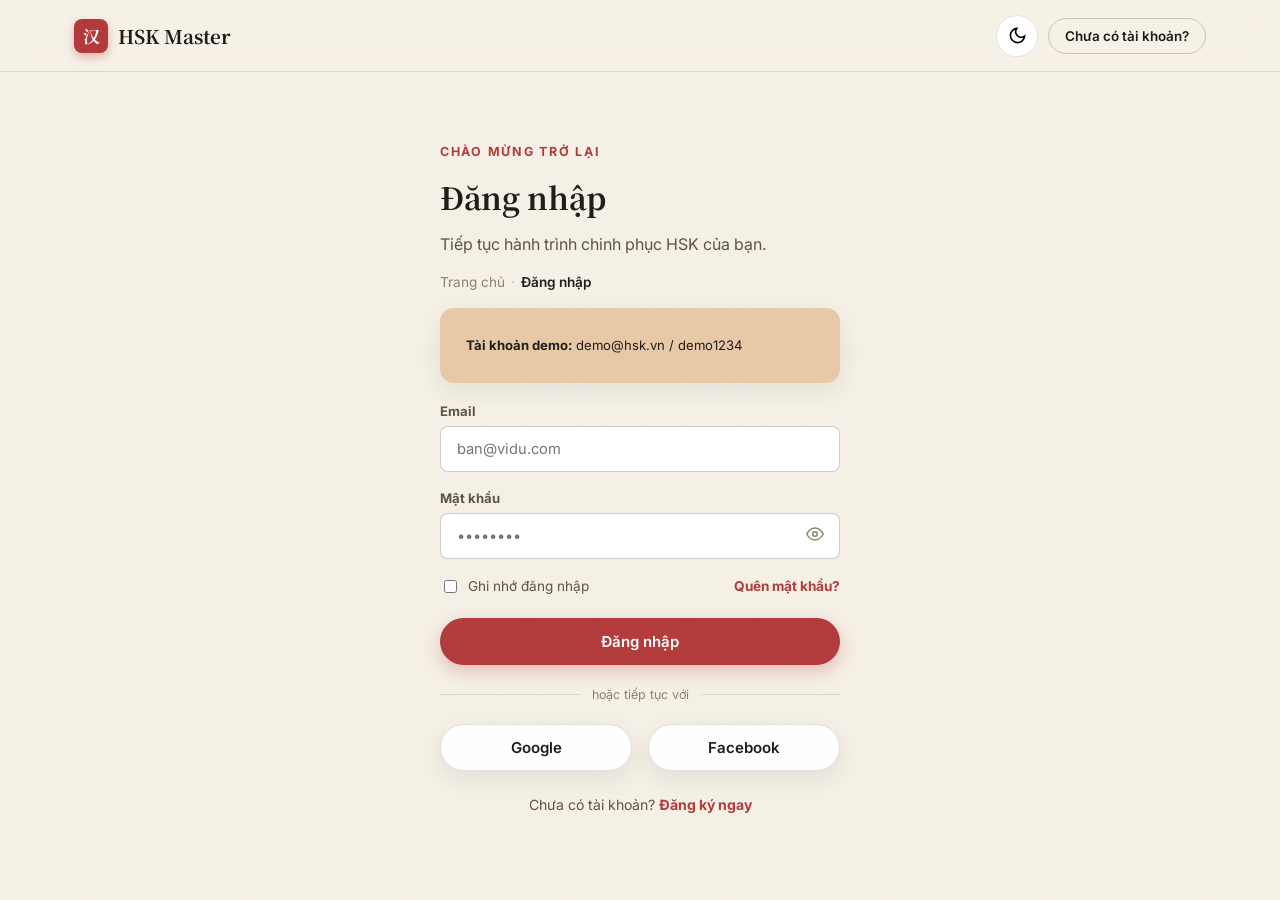
<file: settings.html>
<!DOCTYPE html>
<html lang="vi">
<head>
<meta charset="UTF-8"><meta name="viewport" content="width=device-width, initial-scale=1.0">
<title>Cài đặt — HSK Master</title>
<link href="https://fonts.googleapis.com/css2?family=Noto+Serif+SC:wght@500;700;900&family=Inter:wght@400;500;600;700;800&display=swap" rel="stylesheet">
<link rel="stylesheet" href="css/style.css">
</head>
<body>
<div class="page-loader" aria-hidden="true"><div class="brush-spinner"></div></div>
<a href="#main" class="skip-link">Bỏ qua đến nội dung chính</a>

<header class="navbar">
  <div class="container">
    <a href="index.html" class="brand"><span class="seal-mark">汉</span> HSK Master</a>
    <nav aria-label="Điều hướng chính">
      <ul class="nav-links">
        <li><a href="index.html">Trang chủ</a></li>
        <li><a href="dashboard.html">Bảng điều khiển</a></li>
        <li><a href="dictionary.html">Từ điển</a></li>
        <li><a href="writing.html">Luyện viết</a></li>
        <li><a href="reading.html">Luyện đọc</a></li>
        <li><a href="profile.html">Hồ sơ</a></li>
        <li><a href="settings.html" class="active">Cài đặt</a></li>
      </ul>
    </nav>
    <div class="nav-actions">
      <button class="theme-toggle" data-theme-toggle aria-label="Đổi giao diện sáng / tối">
        <svg class="icon-moon" width="19" height="19" viewBox="0 0 24 24" fill="none" stroke="currentColor" stroke-width="2"><path d="M21 12.79A9 9 0 1111.21 3 7 7 0 0021 12.79z"/></svg>
        <svg class="icon-sun" width="19" height="19" viewBox="0 0 24 24" fill="none" stroke="currentColor" stroke-width="2"><circle cx="12" cy="12" r="5"/><path d="M12 1v2M12 21v2M4.22 4.22l1.42 1.42M18.36 18.36l1.42 1.42M1 12h2M21 12h2M4.22 19.78l1.42-1.42M18.36 5.64l1.42-1.42"/></svg>
      </button>
      <div class="user-menu">
        <button class="avatar" data-user-menu-trigger aria-label="Mở menu tài khoản" data-user-avatar>H</button>
        <div class="user-menu-panel">
          <div style="padding:10px 12px;"><div style="font-weight:700;font-size:.88rem" data-user-name>Học viên</div><div class="muted" style="font-size:.74rem" data-user-email>email@vidu.com</div></div>
          <hr><a href="dashboard.html">📊 Bảng điều khiển</a><a href="profile.html">👤 Hồ sơ cá nhân</a><a href="settings.html">⚙️ Cài đặt</a><hr>
          <button data-logout>🚪 Đăng xuất</button>
        </div>
      </div>
      <button class="nav-burger" data-nav-burger aria-label="Mở menu"><span></span><span></span><span></span></button>
    </div>
  </div>
</header>
<div class="nav-overlay" data-nav-overlay></div>

<div class="app-shell">
  <aside class="sidebar">
    <div class="sidebar-group">
      <div class="sidebar-label">Học tập</div>
      <a href="dashboard.html"><svg viewBox="0 0 24 24" fill="none" stroke="currentColor" stroke-width="2"><rect x="3" y="3" width="7" height="9"/><rect x="14" y="3" width="7" height="5"/><rect x="14" y="12" width="7" height="9"/><rect x="3" y="16" width="7" height="5"/></svg> Tổng quan</a>
      <a href="vocabulary.html"><svg viewBox="0 0 24 24" fill="none" stroke="currentColor" stroke-width="2"><path d="M4 19.5A2.5 2.5 0 016.5 17H20"/><path d="M6.5 2H20v20H6.5A2.5 2.5 0 014 19.5v-15A2.5 2.5 0 016.5 2z"/></svg> Luyện HSK (Từ vựng)</a>
      <a href="dictionary.html"><svg viewBox="0 0 24 24" fill="none" stroke="currentColor" stroke-width="2"><circle cx="11" cy="11" r="8"/><path d="M21 21l-4.35-4.35"/></svg> Từ điển</a>
      <a href="writing.html"><svg viewBox="0 0 24 24" fill="none" stroke="currentColor" stroke-width="2"><path d="M12 19l7-7 3 3-7 7-3-3z"/><path d="M18 13l-1.5-7.5L2 2l3.5 14.5L13 18l5-5z"/><path d="M2 2l7.586 7.586"/><circle cx="11" cy="11" r="2"/></svg> Luyện viết</a>
      <a href="reading.html"><svg viewBox="0 0 24 24" fill="none" stroke="currentColor" stroke-width="2"><path d="M2 3h6a4 4 0 014 4v14a3 3 0 00-3-3H2z"/><path d="M22 3h-6a4 4 0 00-4 4v14a3 3 0 013-3h7z"/></svg> Luyện đọc</a>
    </div>
    <div class="sidebar-group">
      <div class="sidebar-label">Tài khoản</div>
      <a href="profile.html"><svg viewBox="0 0 24 24" fill="none" stroke="currentColor" stroke-width="2"><circle cx="12" cy="8" r="4"/><path d="M4 21c0-4 4-7 8-7s8 3 8 7"/></svg> Hồ sơ cá nhân</a>
      <a href="settings.html" class="active"><svg viewBox="0 0 24 24" fill="none" stroke="currentColor" stroke-width="2"><circle cx="12" cy="12" r="3"/></svg> Cài đặt</a>
      <button data-logout style="width:100%;text-align:left;display:flex;align-items:center;gap:11px;padding:10px 12px;border-radius:10px;font-size:.88rem;font-weight:600;color:var(--ink-soft);border:0;background:transparent;cursor:pointer">🚪 Đăng xuất</button>
    </div>
  </aside>

  <main id="main" class="main-content narrow">
    <nav class="breadcrumb" aria-label="breadcrumb">
      <ol><li><a href="index.html">Trang chủ</a></li><li><a href="dashboard.html">Bảng điều khiển</a></li><li aria-current="page">Cài đặt</li></ol>
    </nav>
    <div class="page-head"><div><h1>Cài đặt</h1><p class="muted" style="margin:0">Quản lý giao diện, tài khoản và thông báo của bạn.</p></div></div>

    <div class="tabs">
      <button class="tab-btn active" data-tab="appearance">Giao diện</button>
      <button class="tab-btn" data-tab="account">Tài khoản</button>
      <button class="tab-btn" data-tab="goals">Mục tiêu</button>
      <button class="tab-btn" data-tab="notifications">Thông báo</button>
    </div>

    <!-- GIAO DIỆN -->
    <div class="tab-panel active" id="tab-appearance">
      <div class="card card-pad">
        <h3 style="margin-top:0">Chế độ hiển thị</h3>
        <div class="theme-pick">
          <div class="theme-pick-opt" data-theme-active="light" data-set-theme="light"><div class="swatch light"></div>Sáng</div>
          <div class="theme-pick-opt" data-theme-active="dark" data-set-theme="dark"><div class="swatch dark"></div>Tối</div>
          <div class="theme-pick-opt" data-theme-active="system" data-set-theme="system"><div class="swatch system"></div>Theo hệ thống</div>
        </div>
      </div>
    </div>

    <!-- TÀI KHOẢN -->
    <div class="tab-panel" id="tab-account">
      <div class="card card-pad" style="margin-bottom:18px">
        <h3 style="margin-top:0">Thông tin cá nhân</h3>
        <div class="field"><label for="nameInput">Họ và tên</label><div class="field-input"><input id="nameInput"></div></div>
        <div class="field"><label for="emailInput">Email</label><div class="field-input"><input id="emailInput" disabled style="opacity:.6"></div></div>
        <button class="btn btn-primary" id="saveAccountBtn">Lưu thay đổi</button>
      </div>

      <div class="card card-pad">
        <h3 style="margin-top:0">Đổi mật khẩu</h3>
        <form id="changePassForm" novalidate>
          <div class="field" id="f-current"><label for="currentPass">Mật khẩu hiện tại</label><div class="field-input"><input type="password" id="currentPass" required></div><div class="field-error">Vui lòng nhập mật khẩu hiện tại.</div></div>
          <div class="field" id="f-new1"><label for="newPass1">Mật khẩu mới</label><div class="field-input"><input type="password" id="newPass1" required></div><div class="field-error">Mật khẩu mới phải có ít nhất 8 ký tự.</div></div>
          <div class="field" id="f-new2"><label for="newPass2">Xác nhận mật khẩu mới</label><div class="field-input"><input type="password" id="newPass2" required></div><div class="field-error">Mật khẩu xác nhận không khớp.</div></div>
          <button type="submit" class="btn btn-primary">Cập nhật mật khẩu</button>
        </form>
      </div>
    </div>

    <!-- MỤC TIÊU -->
    <div class="tab-panel" id="tab-goals">
      <div class="card card-pad">
        <h3 style="margin-top:0">Mục tiêu học tập</h3>
        <div class="field"><label for="goalDay">Mục tiêu mỗi ngày (phút)</label><div class="field-input"><input type="number" id="goalDay" min="5"></div></div>
        <div class="field"><label for="goalWeek">Mục tiêu mỗi tuần (phút)</label><div class="field-input"><input type="number" id="goalWeek" min="30"></div></div>
        <div class="field"><label for="goalMonth">Mục tiêu mỗi tháng (phút)</label><div class="field-input"><input type="number" id="goalMonth" min="100"></div></div>
        <button class="btn btn-primary" id="saveGoalsBtn">Lưu mục tiêu</button>
      </div>
    </div>

    <!-- THÔNG BÁO -->
    <div class="tab-panel" id="tab-notifications">
      <div class="card card-pad">
        <div class="settings-row">
          <div><div class="sr-title">Nhắc nhở học hằng ngày</div><div class="sr-desc">Nhận thông báo nhắc học vào 20:00 mỗi ngày</div></div>
          <div class="switch"><input type="checkbox" id="sw1" checked><label for="sw1"></label></div>
        </div>
        <div class="settings-row">
          <div><div class="sr-title">Cảnh báo mất chuỗi học</div><div class="sr-desc">Thông báo khi sắp mất chuỗi ngày học liên tiếp</div></div>
          <div class="switch"><input type="checkbox" id="sw2" checked><label for="sw2"></label></div>
        </div>
        <div class="settings-row">
          <div><div class="sr-title">Thông báo huy hiệu mới</div><div class="sr-desc">Khi bạn mở khoá thành tích mới</div></div>
          <div class="switch"><input type="checkbox" id="sw3" checked><label for="sw3"></label></div>
        </div>
        <div class="settings-row">
          <div><div class="sr-title">Bản tin email hàng tuần</div><div class="sr-desc">Tổng kết tiến độ học mỗi tuần qua email</div></div>
          <div class="switch"><input type="checkbox" id="sw4"><label for="sw4"></label></div>
        </div>
      </div>

      <div class="card card-pad" style="margin-top:18px;border-color:var(--seal)">
        <h3 style="margin-top:0;color:var(--seal)">Vùng nguy hiểm</h3>
        <div class="settings-row">
          <div><div class="sr-title">Xoá tài khoản</div><div class="sr-desc">Toàn bộ dữ liệu học tập sẽ bị xoá vĩnh viễn</div></div>
          <button class="btn btn-ghost btn-sm" style="border-color:var(--seal);color:var(--seal)" id="deleteAccBtn">Xoá tài khoản</button>
        </div>
      </div>
    </div>
  </main>
</div>

<script src="js/app.js"></script>
<script src="js/vocabulary-data.js"></script>
<script src="js/tts.js"></script>
<script src="js/vocab-state.js"></script>
<script src="js/settings.js"></script>
<nav class="mobile-tabbar" aria-label="Điều hướng nhanh"><a href="dashboard.html"><svg viewBox="0 0 24 24" fill="none" stroke="currentColor" stroke-width="2"><rect x="3" y="3" width="7" height="9"/><rect x="14" y="3" width="7" height="5"/><rect x="14" y="12" width="7" height="9"/><rect x="3" y="16" width="7" height="5"/></svg><span>Tổng quan</span></a><a href="vocabulary.html"><svg viewBox="0 0 24 24" fill="none" stroke="currentColor" stroke-width="2"><path d="M4 19.5A2.5 2.5 0 016.5 17H20"/><path d="M6.5 2H20v20H6.5A2.5 2.5 0 014 19.5v-15A2.5 2.5 0 016.5 2z"/></svg><span>Từ vựng</span></a><a href="dictionary.html"><svg viewBox="0 0 24 24" fill="none" stroke="currentColor" stroke-width="2"><circle cx="11" cy="11" r="8"/><path d="M21 21l-4.35-4.35"/></svg><span>Từ điển</span></a><a href="writing.html"><svg viewBox="0 0 24 24" fill="none" stroke="currentColor" stroke-width="2"><path d="M12 19l7-7 3 3-7 7-3-3z"/><path d="M18 13l-1.5-7.5L2 2l3.5 14.5L13 18l5-5z"/></svg><span>Luyện viết</span></a><a href="reading.html"><svg viewBox="0 0 24 24" fill="none" stroke="currentColor" stroke-width="2"><path d="M2 3h6a4 4 0 014 4v14a3 3 0 00-3-3H2z"/><path d="M22 3h-6a4 4 0 00-4 4v14a3 3 0 013-3h7z"/></svg><span>Luyện đọc</span></a></nav>
</body>
</html>
</file>
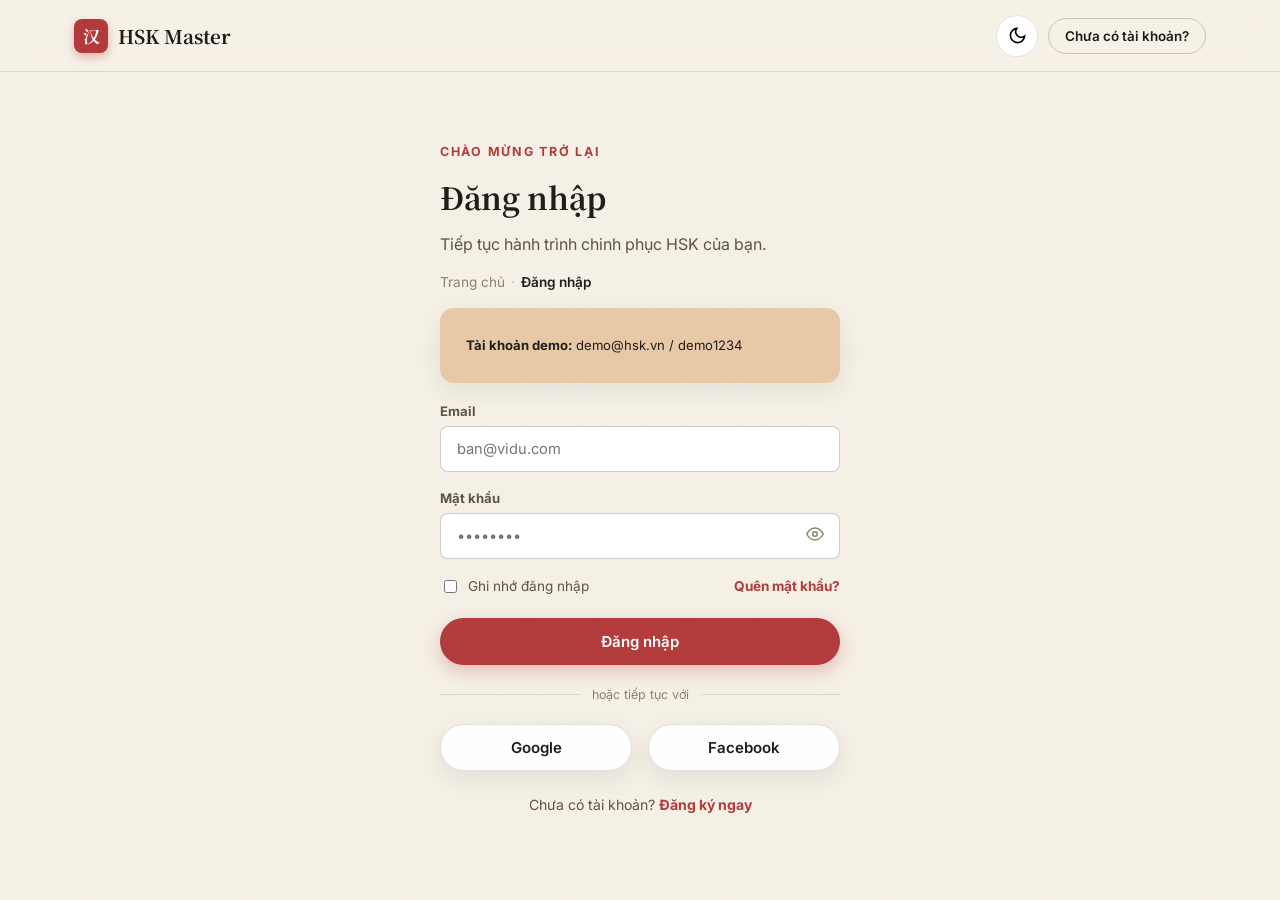
<file: vocabulary.html>
<!DOCTYPE html>
<html lang="vi">
<head>
<meta charset="UTF-8"><meta name="viewport" content="width=device-width, initial-scale=1.0">
<title>Từ vựng — HSK Master</title>
<link href="https://fonts.googleapis.com/css2?family=Noto+Serif+SC:wght@500;700;900&family=Inter:wght@400;500;600;700;800&display=swap" rel="stylesheet">
<link rel="stylesheet" href="css/style.css">
</head>
<body>
<div class="page-loader" aria-hidden="true"><div class="brush-spinner"></div></div>
<a href="#main" class="skip-link">Bỏ qua đến nội dung chính</a>

<header class="navbar">
  <div class="container">
    <a href="index.html" class="brand"><span class="seal-mark">汉</span> HSK Master</a>
    <nav aria-label="Điều hướng chính">
      <ul class="nav-links">
        <li><a href="index.html">Trang chủ</a></li>
        <li><a href="dashboard.html">Bảng điều khiển</a></li>
        <li><a href="dictionary.html">Từ điển</a></li>
        <li><a href="writing.html">Luyện viết</a></li>
        <li><a href="reading.html">Luyện đọc</a></li>
        <li><a href="vocabulary.html" class="active">Từ vựng</a></li>
        <li><a href="profile.html">Hồ sơ</a></li>
        <li><a href="settings.html">Cài đặt</a></li>
      </ul>
    </nav>
    <div class="nav-actions">
      <button class="theme-toggle" data-theme-toggle aria-label="Đổi giao diện sáng / tối">
        <svg class="icon-moon" width="19" height="19" viewBox="0 0 24 24" fill="none" stroke="currentColor" stroke-width="2"><path d="M21 12.79A9 9 0 1111.21 3 7 7 0 0021 12.79z"/></svg>
        <svg class="icon-sun" width="19" height="19" viewBox="0 0 24 24" fill="none" stroke="currentColor" stroke-width="2"><circle cx="12" cy="12" r="5"/><path d="M12 1v2M12 21v2M4.22 4.22l1.42 1.42M18.36 18.36l1.42 1.42M1 12h2M21 12h2M4.22 19.78l1.42-1.42M18.36 5.64l1.42-1.42"/></svg>
      </button>
      <div class="user-menu">
        <button class="avatar" data-user-menu-trigger aria-label="Mở menu tài khoản" data-user-avatar>H</button>
        <div class="user-menu-panel">
          <div style="padding:10px 12px;"><div style="font-weight:700;font-size:.88rem" data-user-name>Học viên</div><div class="muted" style="font-size:.74rem" data-user-email>email@vidu.com</div></div>
          <hr><a href="dashboard.html">📊 Bảng điều khiển</a><a href="profile.html">👤 Hồ sơ cá nhân</a><a href="settings.html">⚙️ Cài đặt</a><hr>
          <button data-logout>🚪 Đăng xuất</button>
        </div>
      </div>
      <button class="nav-burger" data-nav-burger aria-label="Mở menu"><span></span><span></span><span></span></button>
    </div>
  </div>
</header>
<div class="nav-overlay" data-nav-overlay></div>

<div class="app-shell">
  <aside class="sidebar">
    <div class="sidebar-group">
      <div class="sidebar-label">Học tập</div>
      <a href="dashboard.html"><svg viewBox="0 0 24 24" fill="none" stroke="currentColor" stroke-width="2"><rect x="3" y="3" width="7" height="9"/><rect x="14" y="3" width="7" height="5"/><rect x="14" y="12" width="7" height="9"/><rect x="3" y="16" width="7" height="5"/></svg> Tổng quan</a>
      <a href="vocabulary.html" class="active"><svg viewBox="0 0 24 24" fill="none" stroke="currentColor" stroke-width="2"><path d="M4 19.5A2.5 2.5 0 016.5 17H20"/><path d="M6.5 2H20v20H6.5A2.5 2.5 0 014 19.5v-15A2.5 2.5 0 016.5 2z"/></svg> Từ vựng</a>
      <a href="dictionary.html"><svg viewBox="0 0 24 24" fill="none" stroke="currentColor" stroke-width="2"><circle cx="11" cy="11" r="8"/><path d="M21 21l-4.35-4.35"/></svg> Từ điển</a>
      <a href="writing.html"><svg viewBox="0 0 24 24" fill="none" stroke="currentColor" stroke-width="2"><path d="M12 19l7-7 3 3-7 7-3-3z"/><path d="M18 13l-1.5-7.5L2 2l3.5 14.5L13 18l5-5z"/><path d="M2 2l7.586 7.586"/><circle cx="11" cy="11" r="2"/></svg> Luyện viết</a>
      <a href="reading.html"><svg viewBox="0 0 24 24" fill="none" stroke="currentColor" stroke-width="2"><path d="M2 3h6a4 4 0 014 4v14a3 3 0 00-3-3H2z"/><path d="M22 3h-6a4 4 0 00-4 4v14a3 3 0 013-3h7z"/></svg> Luyện đọc</a>
      <a href="dashboard.html#history-section"><svg viewBox="0 0 24 24" fill="none" stroke="currentColor" stroke-width="2"><circle cx="12" cy="12" r="10"/><path d="M12 6v6l4 2"/></svg> Lịch sử học</a>
      <a href="dashboard.html#achievement-section"><svg viewBox="0 0 24 24" fill="none" stroke="currentColor" stroke-width="2"><circle cx="12" cy="8" r="6"/><path d="M9 14l-3 7 6-3 6 3-3-7"/></svg> Thành tích</a>
    </div>
    <div class="sidebar-group">
      <div class="sidebar-label">Tài khoản</div>
      <a href="profile.html"><svg viewBox="0 0 24 24" fill="none" stroke="currentColor" stroke-width="2"><circle cx="12" cy="8" r="4"/><path d="M4 21c0-4 4-7 8-7s8 3 8 7"/></svg> Hồ sơ cá nhân</a>
      <a href="settings.html"><svg viewBox="0 0 24 24" fill="none" stroke="currentColor" stroke-width="2"><circle cx="12" cy="12" r="3"/></svg> Cài đặt</a>
      <button data-logout style="width:100%;text-align:left;display:flex;align-items:center;gap:11px;padding:10px 12px;border-radius:10px;font-size:.88rem;font-weight:600;color:var(--ink-soft);border:0;background:transparent;cursor:pointer">🚪 Đăng xuất</button>
    </div>
  </aside>

  <main id="main" class="main-content">
    <nav class="breadcrumb" aria-label="breadcrumb">
      <ol><li><a href="index.html">Trang chủ</a></li><li aria-current="page">Từ vựng</li></ol>
    </nav>

    <div class="page-head">
      <div>
        <h1>Kho từ vựng HSK 1–9</h1>
        <p class="muted" style="margin:0">Tìm kiếm, lọc, ôn tập và ghi nhớ từ vựng theo cách của riêng bạn.</p>
      </div>
      <div class="flex gap-sm">
        <button class="btn btn-primary flashcard-btn" id="openFlashcardBtn">
          <svg width="17" height="17" viewBox="0 0 24 24" fill="none" stroke="currentColor" stroke-width="2"><rect x="3" y="5" width="14" height="16" rx="2"/><path d="M7 1h14v16"/></svg>
          Chế độ Flashcard
        </button>
      </div>
    </div>

    <!-- ============ TOOLBAR ============ -->
    <div class="vocab-toolbar">
      <div class="vocab-search-row">
        <div class="vocab-search" id="searchBoxWrap">
          <svg width="17" height="17" viewBox="0 0 24 24" fill="none" stroke="currentColor" stroke-width="2"><circle cx="11" cy="11" r="8"/><path d="M21 21l-4.35-4.35"/></svg>
          <input type="search" id="vocabSearchInput" placeholder="Tìm theo Hán tự, Pinyin hoặc nghĩa tiếng Việt…" aria-label="Tìm từ vựng">
          <button class="clear-search" id="clearSearchBtn" aria-label="Xoá tìm kiếm">
            <svg width="16" height="16" viewBox="0 0 24 24" fill="none" stroke="currentColor" stroke-width="2"><path d="M18 6L6 18M6 6l12 12"/></svg>
          </button>
        </div>

        <div class="vocab-sort">
          <svg width="15" height="15" viewBox="0 0 24 24" fill="none" stroke="currentColor" stroke-width="2"><path d="M3 6h18M6 12h12M10 18h4"/></svg>
          <select id="sortSelect" aria-label="Sắp xếp">
            <option value="default">Mặc định</option>
            <option value="hanzi-asc">Hán tự A → Z</option>
            <option value="pinyin-asc">Pinyin A → Z</option>
            <option value="difficulty-asc">Độ khó: Dễ → Khó</option>
            <option value="difficulty-desc">Độ khó: Khó → Dễ</option>
            <option value="stroke-asc">Số nét: ít → nhiều</option>
            <option value="stroke-desc">Số nét: nhiều → ít</option>
          </select>
        </div>

        <div class="view-toggle" role="group" aria-label="Chế độ hiển thị">
          <button id="gridViewBtn" class="active" aria-label="Hiển thị dạng lưới" title="Grid view">
            <svg width="17" height="17" viewBox="0 0 24 24" fill="none" stroke="currentColor" stroke-width="2"><rect x="3" y="3" width="7" height="7"/><rect x="14" y="3" width="7" height="7"/><rect x="14" y="14" width="7" height="7"/><rect x="3" y="14" width="7" height="7"/></svg>
          </button>
          <button id="listViewBtn" aria-label="Hiển thị dạng danh sách" title="List view">
            <svg width="17" height="17" viewBox="0 0 24 24" fill="none" stroke="currentColor" stroke-width="2"><path d="M8 6h13M8 12h13M8 18h13"/><path d="M3 6h.01M3 12h.01M3 18h.01"/></svg>
          </button>
        </div>
      </div>

      <div class="filter-bar">
        <div class="filter-group">
          <span class="filter-group-label">Cấp độ</span>
          <div class="chip-row" id="levelChips"></div>
        </div>
        <div class="filter-group">
          <span class="filter-group-label">Trạng thái</span>
          <div class="chip-row">
            <button class="chip status-chip" data-status="learned">✅ Đã thuộc</button>
            <button class="chip status-chip" data-status="needReview">🔁 Cần ôn</button>
            <button class="chip status-chip" data-status="bookmarked">🔖 Đã đánh dấu</button>
            <button class="chip status-chip" data-status="favorite">❤️ Yêu thích</button>
          </div>
        </div>
        <div class="filter-group">
          <span class="filter-group-label">Loại từ</span>
          <div class="chip-row" id="wordTypeChips"></div>
        </div>
        <div class="filter-group">
          <span class="filter-group-label">Độ khó</span>
          <div class="chip-row" id="difficultyChips"></div>
        </div>
        <div class="filter-group" style="justify-content:flex-end">
          <span class="filter-group-label" style="opacity:0">.</span>
          <button class="filter-reset" id="resetFiltersBtn">↺ Đặt lại bộ lọc</button>
        </div>
      </div>
    </div>

    <!-- ============ RECENTLY VIEWED ============ -->
    <div class="recent-strip-wrap hidden" id="recentWrap">
      <h3>🕘 Xem gần đây</h3>
      <div class="recent-strip" id="recentStrip"></div>
    </div>

    <!-- ============ RESULTS META ============ -->
    <div class="results-meta">
      <span>Tìm thấy <b id="resultCount">0</b> từ vựng</span>
      <div class="mode-switch-row" style="margin:0">
        <span>Cuộn vô hạn</span>
        <div class="switch"><input type="checkbox" id="infiniteToggle" checked><label for="infiniteToggle"></label></div>
        <span>Phân trang</span>
      </div>
    </div>

    <!-- ============ GRID / LIST CONTAINER ============ -->
    <div class="vocab-grid" id="vocabGrid"></div>
    <div class="vocab-list hidden" id="vocabList"></div>
    <div class="vocab-empty hidden" id="vocabEmpty">
      <div class="ve-char">无</div>
      <p style="margin:0;font-weight:700;color:var(--ink)">Không tìm thấy từ vựng phù hợp</p>
      <p style="margin-top:4px">Hãy thử thay đổi từ khoá hoặc bộ lọc của bạn.</p>
    </div>

    <!-- Infinite scroll -->
    <div class="load-more-wrap" id="loadMoreWrap">
      <div class="scroll-sentinel" id="scrollSentinel"></div>
      <div class="load-spinner hidden" id="loadSpinner"></div>
      <button class="btn btn-soft hidden" id="loadMoreBtn">Tải thêm từ vựng</button>
    </div>

    <!-- Pagination -->
    <div class="vocab-pager hidden" id="pagerWrap"></div>
  </main>
</div>

<!-- ============ FLASHCARD OVERLAY ============ -->
<div class="flashcard-overlay" id="flashcardOverlay">
  <div class="fc-wrap">
    <div class="fc-top-bar">
      <button class="fc-close" id="fcCloseBtn" aria-label="Đóng flashcard">
        <svg width="18" height="18" viewBox="0 0 24 24" fill="none" stroke="currentColor" stroke-width="2"><path d="M18 6L6 18M6 6l12 12"/></svg>
      </button>
      <div class="fc-progress-track"><div class="fc-progress-bar" id="fcProgressBar" style="width:0%"></div></div>
      <span class="fc-counter" id="fcCounter">0 / 0</span>
    </div>

    <div id="fcCardArea">
      <div class="fc-empty-msg hidden" id="fcEmptyMsg">🎉 Không còn thẻ nào trong phạm vi này.<br>Hãy thử đổi phạm vi học hoặc bộ lọc.</div>
      <div class="flashcard" id="flashcard">
        <div class="flashcard-inner" id="flashcardInner">
          <div class="fc-face fc-front">
            <button class="vc-icon-btn audio-btn" id="fcAudioBtn" aria-label="Phát âm" title="Phát âm">
              <svg width="20" height="20" viewBox="0 0 24 24" fill="none" stroke="currentColor" stroke-width="2"><path d="M11 5L6 9H2v6h4l5 4V5z"/><path d="M19 5a9 9 0 010 14M15.5 8.5a4.5 4.5 0 010 7"/></svg>
            </button>
            <div class="fc-face-hanzi" id="fcHanzi">字</div>
            <div class="fc-face-pinyin" id="fcPinyin">pinyin</div>
            <div class="fc-face-hint">Nhấn để lật thẻ ↻</div>
          </div>
          <div class="fc-face fc-back">
            <div class="fc-back-meaning" id="fcMeaningVi">nghĩa</div>
            <div class="fc-back-meaning-en" id="fcMeaningEn">meaning</div>
            <div class="wd-example-list" id="fcExampleList" style="width:100%"></div>
          </div>
        </div>
      </div>
    </div>

    <div class="fc-mark-row">
      <button class="btn btn-soft btn-sm" id="fcMarkReview">🔁 Cần ôn lại</button>
      <button class="btn btn-primary btn-sm" id="fcMarkLearned">✅ Đã thuộc</button>
    </div>

    <div class="fc-controls">
      <button class="fc-nav-btn" id="fcPrevBtn" aria-label="Thẻ trước">
        <svg width="20" height="20" viewBox="0 0 24 24" fill="none" stroke="currentColor" stroke-width="2.5"><path d="M15 18l-6-6 6-6"/></svg>
      </button>
      <button class="fc-nav-btn fc-primary" id="fcFlipBtn" aria-label="Lật thẻ">
        <svg width="22" height="22" viewBox="0 0 24 24" fill="none" stroke="currentColor" stroke-width="2.2"><path d="M17 1l4 4-4 4"/><path d="M3 11V9a4 4 0 014-4h14"/><path d="M7 23l-4-4 4-4"/><path d="M21 13v2a4 4 0 01-4 4H3"/></svg>
      </button>
      <button class="fc-nav-btn" id="fcNextBtn" aria-label="Thẻ sau">
        <svg width="20" height="20" viewBox="0 0 24 24" fill="none" stroke="currentColor" stroke-width="2.5"><path d="M9 18l6-6-6-6"/></svg>
      </button>
    </div>

    <div class="fc-shuffle-row">
      <button id="fcShuffleBtn"><svg width="15" height="15" viewBox="0 0 24 24" fill="none" stroke="currentColor" stroke-width="2"><path d="M16 3h5v5"/><path d="M4 20L21 3"/><path d="M21 16v5h-5"/><path d="M15 15l6 6"/><path d="M4 4l5 5"/></svg> Xáo trộn</button>
      <button id="fcScopeBtn">📚 Đang học: Tất cả kết quả lọc</button>
    </div>
  </div>
</div>

<script src="js/app.js"></script>
<script src="js/vocabulary-data.js"></script>
<script src="js/example-sentences.js"></script>
<script src="js/tts.js"></script>
<script src="js/vocab-state.js"></script>
<script src="js/vocabulary.js"></script>
<nav class="mobile-tabbar" aria-label="Điều hướng nhanh"><a href="dashboard.html"><svg viewBox="0 0 24 24" fill="none" stroke="currentColor" stroke-width="2"><rect x="3" y="3" width="7" height="9"/><rect x="14" y="3" width="7" height="5"/><rect x="14" y="12" width="7" height="9"/><rect x="3" y="16" width="7" height="5"/></svg><span>Tổng quan</span></a><a href="vocabulary.html" class="active"><svg viewBox="0 0 24 24" fill="none" stroke="currentColor" stroke-width="2"><path d="M4 19.5A2.5 2.5 0 016.5 17H20"/><path d="M6.5 2H20v20H6.5A2.5 2.5 0 014 19.5v-15A2.5 2.5 0 016.5 2z"/></svg><span>Từ vựng</span></a><a href="dictionary.html"><svg viewBox="0 0 24 24" fill="none" stroke="currentColor" stroke-width="2"><circle cx="11" cy="11" r="8"/><path d="M21 21l-4.35-4.35"/></svg><span>Từ điển</span></a><a href="writing.html"><svg viewBox="0 0 24 24" fill="none" stroke="currentColor" stroke-width="2"><path d="M12 19l7-7 3 3-7 7-3-3z"/><path d="M18 13l-1.5-7.5L2 2l3.5 14.5L13 18l5-5z"/></svg><span>Luyện viết</span></a><a href="reading.html"><svg viewBox="0 0 24 24" fill="none" stroke="currentColor" stroke-width="2"><path d="M2 3h6a4 4 0 014 4v14a3 3 0 00-3-3H2z"/><path d="M22 3h-6a4 4 0 00-4 4v14a3 3 0 013-3h7z"/></svg><span>Luyện đọc</span></a></nav>
</body>
</html>
</file>
<file: css/style.css>
/* ==========================================================================
   HSK MASTER — DESIGN SYSTEM
   Chủ đề: "Mực & Giấy" (Ink & Paper) — lấy cảm hứng từ thư pháp Trung Hoa
   - Light: giấy dó ngà (rice paper), mực đen, son đỏ làm điểm nhấn
   - Dark: mực đậm, giấy cũ mờ, son đỏ rực làm điểm nhấn
   ========================================================================== */

/* ---------- 1. DESIGN TOKENS ---------- */
:root{
  /* Light mode — "Giấy dó" */
  --paper: #F6F1E7;
  --paper-raised: #FFFFFF;
  --ink: #1F1B16;
  --ink-soft: #5B5347;
  --ink-faint: #8A8270;
  --seal: #B33A3A;          /* đỏ son */
  --seal-strong: #962E2E;
  --seal-soft: #E8C9A7;     /* vàng ngà điểm nhấn phụ */
  --jade: #4F7A6B;          /* xanh ngọc — dùng cho success */
  --gold: #B68A3A;          /* vàng — dùng cho cảnh báo / XP */
  --line: rgba(31,27,22,0.12);
  --line-strong: rgba(31,27,22,0.22);
  --shadow: 0 8px 24px rgba(31,27,22,0.08);
  --shadow-lg: 0 18px 48px rgba(31,27,22,0.14);
  --radius-sm: 8px;
  --radius-md: 14px;
  --radius-lg: 22px;
  --font-display: 'Noto Serif SC', 'Source Han Serif', serif;
  --font-body: 'Inter', -apple-system, BlinkMacSystemFont, 'Segoe UI', sans-serif;
  --font-mono: 'JetBrains Mono', ui-monospace, monospace;
  --header-h: 72px;
  --transition: 200ms cubic-bezier(.4,0,.2,1);
}

[data-theme="dark"]{
  /* Dark mode — "Mực đậm" */
  --paper: #16140F;
  --paper-raised: #211D17;
  --ink: #F2ECE0;
  --ink-soft: #C7BFAE;
  --ink-faint: #877F6E;
  --seal: #E2604F;
  --seal-strong: #FF7A63;
  --seal-soft: #3A2C1E;
  --jade: #7FBBA5;
  --gold: #D9AF61;
  --line: rgba(242,236,224,0.10);
  --line-strong: rgba(242,236,224,0.2);
  --shadow: 0 8px 24px rgba(0,0,0,0.35);
  --shadow-lg: 0 18px 48px rgba(0,0,0,0.5);
}

*,*::before,*::after{ box-sizing:border-box; }
html{ scroll-behavior:smooth; }
body{
  margin:0;
  background:var(--paper);
  color:var(--ink);
  font-family:var(--font-body);
  -webkit-font-smoothing:antialiased;
  transition:background var(--transition), color var(--transition);
  min-height:100vh;
}
img{ max-width:100%; display:block; }
a{ color:inherit; text-decoration:none; }
h1,h2,h3,h4{ font-family:var(--font-display); font-weight:700; margin:0 0 .4em; letter-spacing:-.01em; }
p{ margin:0 0 1em; color:var(--ink-soft); line-height:1.7; }
button{ font-family:inherit; }
::selection{ background:var(--seal); color:#fff; }

/* Texture nền: vân giấy nhẹ bằng noise SVG */
body::before{
  content:"";
  position:fixed; inset:0; pointer-events:none; z-index:0;
  opacity:.035;
  background-image:url("data:image/svg+xml,%3Csvg xmlns='http://www.w3.org/2000/svg' width='160' height='160'%3E%3Cfilter id='n'%3E%3CfeTurbulence type='fractalNoise' baseFrequency='0.9' numOctaves='2' stitchTiles='stitch'/%3E%3C/filter%3E%3Crect width='100%25' height='100%25' filter='url(%23n)'/%3E%3C/svg%3E");
}

.container{ max-width:1180px; margin:0 auto; padding:0 24px; position:relative; z-index:1; }
.skip-link{ position:absolute; left:-999px; top:0; background:var(--seal); color:#fff; padding:10px 16px; border-radius:0 0 8px 0; z-index:999; }
.skip-link:focus{ left:0; }

/* ---------- 2. UTILITIES ---------- */
.eyebrow{ font-size:.78rem; letter-spacing:.14em; text-transform:uppercase; color:var(--seal); font-weight:700; }
.muted{ color:var(--ink-faint); }
.text-center{ text-align:center; }
.flex{ display:flex; } .items-center{ align-items:center; } .justify-between{ justify-content:space-between; }
.gap-sm{ gap:8px; } .gap-md{ gap:16px; } .gap-lg{ gap:28px; }
.hidden{ display:none !important; }
.visually-hidden{ position:absolute; width:1px;height:1px;overflow:hidden;clip:rect(0 0 0 0); }

.section{ padding:88px 0; position:relative; z-index:1; }
.section-head{ max-width:620px; margin-bottom:48px; }
.section-head.center{ margin-left:auto; margin-right:auto; text-align:center; }

/* ---------- 3. BUTTONS ---------- */
.btn{
  display:inline-flex; align-items:center; justify-content:center; gap:8px;
  padding:13px 26px; border-radius:999px; font-weight:600; font-size:.94rem;
  border:1.5px solid transparent; cursor:pointer; transition:transform var(--transition), box-shadow var(--transition), background var(--transition), border-color var(--transition), opacity var(--transition);
  white-space:nowrap;
}
.btn:active{ transform:scale(.97); }
.btn:focus-visible{ outline:2px solid var(--seal); outline-offset:3px; }
.btn-primary{ background:var(--seal); color:#fff; box-shadow:0 6px 18px rgba(179,58,58,.28); }
.btn-primary:hover{ background:var(--seal-strong); box-shadow:0 8px 22px rgba(179,58,58,.38); }
.btn-ghost{ background:transparent; color:var(--ink); border-color:var(--line-strong); }
.btn-ghost:hover{ border-color:var(--seal); color:var(--seal); }
.btn-soft{ background:var(--paper-raised); color:var(--ink); border-color:var(--line); box-shadow:var(--shadow); }
.btn-soft:hover{ border-color:var(--seal); }
.btn-block{ width:100%; }
.btn-sm{ padding:9px 16px; font-size:.84rem; }
.btn-icon{ padding:10px; border-radius:50%; }
.btn:disabled{ opacity:.5; cursor:not-allowed; }

/* ---------- 4. NAVBAR ---------- */
.navbar{
  position:sticky; top:0; z-index:100; height:var(--header-h);
  display:flex; align-items:center;
  background:color-mix(in srgb, var(--paper) 88%, transparent);
  backdrop-filter:blur(14px) saturate(140%);
  border-bottom:1px solid var(--line);
  transition:background var(--transition), border-color var(--transition);
}
.navbar .container{ display:flex; align-items:center; justify-content:space-between; gap:20px; width:100%; }
.brand{ display:flex; align-items:center; gap:10px; font-family:var(--font-display); font-weight:700; font-size:1.18rem; }
.brand .seal-mark{
  width:34px; height:34px; border-radius:8px; background:var(--seal); color:#fff;
  display:flex; align-items:center; justify-content:center; font-size:1.05rem; font-family:var(--font-display);
  box-shadow:0 4px 10px rgba(179,58,58,.35);
}
.navbar nav[aria-label="Điều hướng chính"]{ flex:1 1 auto; min-width:0; overflow-x:auto; scrollbar-width:none; }
.navbar nav[aria-label="Điều hướng chính"]::-webkit-scrollbar{ display:none; }
.nav-links{ display:flex; align-items:center; gap:2px; list-style:none; margin:0; padding:0; flex-shrink:1; min-width:0; }
.nav-links li{ flex-shrink:0; }
.nav-links a{
  padding:9px 12px; border-radius:999px; font-size:.92rem; font-weight:600; color:var(--ink-soft);
  white-space:nowrap; display:inline-block;
  transition:background var(--transition), color var(--transition);
}
.nav-links a:hover, .nav-links a.active{ background:var(--paper-raised); color:var(--ink); box-shadow:var(--shadow); }
.nav-actions{ display:flex; align-items:center; gap:10px; }

/* search */
.search-box{
  display:flex; align-items:center; gap:8px; background:var(--paper-raised);
  border:1px solid var(--line); border-radius:999px; padding:8px 14px; min-width:220px;
  transition:border-color var(--transition), box-shadow var(--transition);
}
.search-box:focus-within{ border-color:var(--seal); box-shadow:0 0 0 3px rgba(179,58,58,.12); }
.search-box input{ border:0; background:transparent; outline:0; font-size:.88rem; color:var(--ink); width:100%; font-family:var(--font-body); }
.search-box svg{ flex-shrink:0; opacity:.6; }
.search-box{ position:relative; }

/* Dropdown tra từ điển nhanh (navbar) */
.qs-dropdown{
  position:absolute; top:calc(100% + 8px); left:0; right:0; min-width:320px;
  background:var(--paper-raised); border:1px solid var(--line); border-radius:var(--radius-md);
  box-shadow:var(--shadow-lg); overflow:hidden; z-index:60; display:none; max-height:70vh; overflow-y:auto;
}
.qs-dropdown.open{ display:block; }
.qs-item{
  display:flex; align-items:center; gap:12px; padding:10px 14px; cursor:pointer;
  border-bottom:1px solid var(--line); text-align:left; background:none; width:100%; border-left:0; border-right:0; border-top:0;
}
.qs-item:last-child{ border-bottom:0; }
.qs-item:hover, .qs-item.active{ background:var(--paper); }
.qs-hanzi{ font-family:var(--font-display); font-size:1.4rem; flex-shrink:0; width:38px; text-align:center; }
.qs-info{ flex:1; min-width:0; }
.qs-pinyin{ font-size:.78rem; color:var(--seal); font-weight:700; }
[data-theme="dark"] .qs-pinyin{ color:var(--gold); }
.qs-meaning{ font-size:.82rem; color:var(--ink-soft); white-space:nowrap; overflow:hidden; text-overflow:ellipsis; }
.qs-level{ font-size:.68rem; font-weight:700; color:var(--ink-faint); background:var(--paper); border:1px solid var(--line); border-radius:999px; padding:2px 8px; flex-shrink:0; }
.qs-empty{ padding:16px 14px; font-size:.84rem; color:var(--ink-faint); text-align:center; }
.qs-viewall{ display:block; width:100%; text-align:center; padding:10px; font-size:.8rem; font-weight:700; color:var(--seal); background:var(--paper); cursor:pointer; border:0; border-top:1px solid var(--line); }
[data-theme="dark"] .qs-viewall{ color:var(--gold); }
.qs-viewall:hover{ background:var(--paper-raised); }

/* theme toggle */
.theme-toggle{
  width:42px; height:42px; border-radius:50%; border:1px solid var(--line); background:var(--paper-raised);
  display:flex; align-items:center; justify-content:center; cursor:pointer; transition:border-color var(--transition), transform var(--transition);
}
.theme-toggle:hover{ border-color:var(--seal); transform:rotate(18deg); }
.theme-toggle svg{ width:19px; height:19px; }
.icon-sun{ display:none; } [data-theme="dark"] .icon-sun{ display:block; } [data-theme="dark"] .icon-moon{ display:none; }

/* avatar */
.avatar{
  width:40px; height:40px; border-radius:50%; background:linear-gradient(135deg, var(--seal), var(--gold));
  color:#fff; display:flex; align-items:center; justify-content:center; font-weight:700; font-size:.95rem;
  flex-shrink:0; font-family:var(--font-display); border:2px solid var(--paper-raised); box-shadow:0 2px 6px rgba(0,0,0,.15);
}
.avatar.lg{ width:84px; height:84px; font-size:1.8rem; }
.avatar.xl{ width:112px; height:112px; font-size:2.4rem; }

/* user menu dropdown */
.user-menu{ position:relative; }
.user-menu-panel{
  position:absolute; right:0; top:calc(100% + 10px); width:240px; background:var(--paper-raised);
  border:1px solid var(--line); border-radius:var(--radius-md); box-shadow:var(--shadow-lg); padding:8px;
  opacity:0; visibility:hidden; transform:translateY(-8px); transition:all var(--transition); z-index:50;
}
.user-menu-panel.open{ opacity:1; visibility:visible; transform:translateY(0); }
.user-menu-panel a, .user-menu-panel button{
  display:flex; align-items:center; gap:10px; width:100%; text-align:left; padding:10px 12px; border-radius:8px;
  border:0; background:transparent; color:var(--ink-soft); font-size:.88rem; font-weight:600; cursor:pointer;
}
.user-menu-panel a:hover, .user-menu-panel button:hover{ background:var(--paper); color:var(--seal); }
.user-menu-panel hr{ border:0; border-top:1px solid var(--line); margin:6px 0; }

/* mobile nav toggle */
.nav-burger{ display:none; width:42px; height:42px; border-radius:50%; border:1px solid var(--line); background:var(--paper-raised); cursor:pointer; }
.nav-burger span{ display:block; width:18px; height:2px; background:var(--ink); margin:4px auto; transition:var(--transition); border-radius:2px; }

/* ---------- 5. BREADCRUMB ---------- */
.breadcrumb{ padding:18px 0; font-size:.85rem; color:var(--ink-faint); }
.breadcrumb ol{ list-style:none; display:flex; flex-wrap:wrap; gap:6px; margin:0; padding:0; align-items:center; }
.breadcrumb a{ color:var(--ink-faint); transition:color var(--transition); }
.breadcrumb a:hover{ color:var(--seal); }
.breadcrumb li:not(:last-child)::after{ content:"·"; margin-left:6px; opacity:.5; }
.breadcrumb li[aria-current]{ color:var(--ink); font-weight:600; }

/* ---------- 6. CARDS ---------- */
.card{
  background:var(--paper-raised); border:1px solid var(--line); border-radius:var(--radius-md);
  box-shadow:var(--shadow); transition:transform var(--transition), box-shadow var(--transition), border-color var(--transition);
}
.card.hoverable:hover{ transform:translateY(-4px); box-shadow:var(--shadow-lg); border-color:var(--line-strong); }
.card-pad{ padding:26px; }

/* ---------- 7. HERO (Trang chủ) ---------- */
.hero{ padding:64px 0 40px; position:relative; overflow:hidden; }
.hero-grid{ display:grid; grid-template-columns:1.1fr .9fr; gap:56px; align-items:center; }
.hero-title{ font-size:clamp(2.3rem, 4.6vw, 3.6rem); line-height:1.08; margin-bottom:.45em; }
.hero-title .accent{ color:var(--seal); position:relative; }
.hero-actions{ display:flex; gap:14px; margin-top:30px; flex-wrap:wrap; }
.hero-stats{ display:flex; gap:32px; margin-top:42px; flex-wrap:wrap; }
.hero-stat b{ display:block; font-family:var(--font-display); font-size:1.7rem; }
.hero-stat span{ font-size:.8rem; color:var(--ink-faint); }

/* Hero "ấn chương" decorative seal stamp */
.hero-visual{ position:relative; display:flex; align-items:center; justify-content:center; }
.ink-circle{
  width:340px; height:340px; border-radius:50%; border:2px solid var(--line-strong);
  display:flex; align-items:center; justify-content:center; position:relative;
}
.ink-circle::before{
  content:""; position:absolute; inset:18px; border-radius:50%; border:1px dashed var(--line-strong);
}
.ink-char{ font-family:var(--font-display); font-size:7.5rem; color:var(--seal); font-weight:700; user-select:none; }
.floating-chip{
  position:absolute; background:var(--paper-raised); border:1px solid var(--line); border-radius:var(--radius-sm);
  padding:10px 14px; font-size:.8rem; font-weight:700; box-shadow:var(--shadow); display:flex; align-items:center; gap:8px;
  animation:float 5s ease-in-out infinite;
}
.floating-chip:nth-child(2){ top:6%; left:-6%; animation-delay:.5s; }
.floating-chip:nth-child(3){ bottom:10%; right:-8%; animation-delay:1.2s; }
.floating-chip:nth-child(4){ bottom:-4%; left:14%; animation-delay:1.8s; }
@keyframes float{ 0%,100%{ transform:translateY(0);} 50%{ transform:translateY(-12px);} }

/* HSK level grid */
.level-grid{ display:grid; grid-template-columns:repeat(4,1fr); gap:18px; }
.level-card{ padding:24px; cursor:pointer; position:relative; overflow:hidden; }
.level-card .lv-num{ font-family:var(--font-display); font-size:2.2rem; color:var(--seal); }
.level-card .lv-name{ font-weight:700; margin:.2em 0; }
.level-card .lv-meta{ font-size:.78rem; color:var(--ink-faint); }
.level-card .lv-bar{ height:6px; border-radius:99px; background:var(--line); margin-top:14px; overflow:hidden; }
.level-card .lv-bar i{ display:block; height:100%; background:linear-gradient(90deg, var(--seal), var(--gold)); border-radius:99px; }

/* feature grid */
.feature-grid{ display:grid; grid-template-columns:repeat(3,1fr); gap:22px; }
.feature-icon{
  width:48px; height:48px; border-radius:12px; background:var(--seal-soft); color:var(--seal);
  display:flex; align-items:center; justify-content:center; margin-bottom:16px;
}
[data-theme="dark"] .feature-icon{ color:var(--gold); }

/* ---------- 8. AUTH PAGES ---------- */
.auth-wrap{ min-height:calc(100vh - var(--header-h)); display:flex; }
.auth-side{
  flex:1; display:none; position:relative; background:linear-gradient(160deg, var(--ink) 0%, #2a241c 100%);
  align-items:center; justify-content:center; overflow:hidden;
}
[data-theme="dark"] .auth-side{ background:linear-gradient(160deg, #100E0B 0%, #241B12 100%); }
.auth-side .ink-char{ font-size:14rem; color:rgba(255,255,255,.07); position:absolute; }
.auth-side-content{ position:relative; z-index:2; color:#F6F1E7; max-width:380px; padding:40px; }
.auth-side-content h2{ font-size:2rem; color:#fff; }
.auth-side-content p{ color:rgba(246,241,231,.7); }
.auth-form-col{ flex:1; display:flex; align-items:center; justify-content:center; padding:40px 24px; }
.auth-box{ width:100%; max-width:400px; }
.auth-box h1{ font-size:1.9rem; }

.field{ margin-bottom:18px; }
.field label{ display:block; font-size:.82rem; font-weight:700; margin-bottom:7px; color:var(--ink-soft); }
.field-input{
  position:relative; display:flex; align-items:center;
}
.field input, .field select, .field textarea{
  width:100%; padding:13px 16px; border-radius:var(--radius-sm); border:1.5px solid var(--line-strong);
  background:var(--paper-raised); color:var(--ink); font-size:.92rem; font-family:var(--font-body);
  transition:border-color var(--transition), box-shadow var(--transition);
}
.field input:focus, .field select:focus, .field textarea:focus{
  outline:0; border-color:var(--seal); box-shadow:0 0 0 4px rgba(179,58,58,.1);
}
.field-input .toggle-pass{
  position:absolute; right:12px; background:none; border:0; cursor:pointer; color:var(--ink-faint); padding:4px;
}
.field-error{ font-size:.78rem; color:var(--seal); margin-top:6px; display:none; }
.field.has-error input{ border-color:var(--seal); }
.field.has-error .field-error{ display:block; }
.field-hint{ font-size:.76rem; color:var(--ink-faint); margin-top:6px; }

.pw-strength{ display:flex; gap:4px; margin-top:8px; }
.pw-strength i{ flex:1; height:4px; border-radius:99px; background:var(--line); }
.pw-strength.weak i:nth-child(1){ background:var(--seal); }
.pw-strength.medium i:nth-child(-n+2){ background:var(--gold); }
.pw-strength.strong i{ background:var(--jade); }

.auth-divider{ display:flex; align-items:center; gap:12px; margin:22px 0; color:var(--ink-faint); font-size:.78rem; }
.auth-divider::before, .auth-divider::after{ content:""; flex:1; height:1px; background:var(--line); }
.auth-foot{ text-align:center; margin-top:22px; font-size:.88rem; color:var(--ink-soft); }
.auth-foot a{ color:var(--seal); font-weight:700; }
.checkbox-row{ display:flex; align-items:center; gap:8px; font-size:.85rem; color:var(--ink-soft); }
.checkbox-row a{ color:var(--seal); font-weight:600; }

/* ---------- 9. DASHBOARD LAYOUT ---------- */
.app-shell{ display:flex; min-height:calc(100vh - var(--header-h)); }
.sidebar{
  width:248px; flex-shrink:0; border-right:1px solid var(--line); padding:26px 16px;
  position:sticky; top:var(--header-h); height:calc(100vh - var(--header-h)); overflow-y:auto;
}
.sidebar-group{ margin-bottom:24px; }
.sidebar-label{ font-size:.72rem; text-transform:uppercase; letter-spacing:.1em; color:var(--ink-faint); padding:0 12px 8px; font-weight:700; }
.sidebar a{
  display:flex; align-items:center; gap:11px; padding:10px 12px; border-radius:10px; font-size:.88rem; font-weight:600;
  color:var(--ink-soft); margin-bottom:2px; transition:background var(--transition), color var(--transition);
}
.sidebar a:hover{ background:var(--paper-raised); }
.sidebar a.active{ background:var(--seal); color:#fff; }
.sidebar a svg{ flex-shrink:0; opacity:.85; width:18px; height:18px; }
.main-content{ flex:1; padding:32px; min-width:0; }
.main-content.narrow{ max-width:880px; margin:0 auto; }

.page-head{ display:flex; justify-content:space-between; align-items:flex-end; flex-wrap:wrap; gap:16px; margin-bottom:28px; }
.page-head h1{ font-size:1.7rem; margin-bottom:.2em; }

/* stat cards */
.stat-grid{ display:grid; grid-template-columns:repeat(4,1fr); gap:18px; margin-bottom:28px; }
.stat-card{ padding:20px; }
.stat-card .stat-top{ display:flex; justify-content:space-between; align-items:flex-start; }
.stat-card .stat-icon{ width:38px; height:38px; border-radius:10px; display:flex; align-items:center; justify-content:center; background:var(--seal-soft); color:var(--seal); }
[data-theme="dark"] .stat-card .stat-icon{ color:var(--gold); }
.stat-card .stat-value{ font-family:var(--font-display); font-size:1.9rem; margin-top:12px; }
.stat-card .stat-label{ font-size:.8rem; color:var(--ink-faint); }
.stat-delta{ font-size:.74rem; font-weight:700; padding:2px 8px; border-radius:99px; }
.stat-delta.up{ background:rgba(79,122,107,.14); color:var(--jade); }
.stat-delta.down{ background:rgba(179,58,58,.12); color:var(--seal); }

.dash-grid{ display:grid; grid-template-columns:2fr 1fr; gap:20px; margin-bottom:20px; align-items:start; }

/* progress rows */
.progress-row{ display:flex; align-items:center; gap:14px; padding:13px 0; border-bottom:1px solid var(--line); }
.progress-row:last-child{ border-bottom:0; }
.progress-row .pr-label{ width:90px; flex-shrink:0; font-weight:700; font-size:.85rem; }
.progress-track{ flex:1; height:8px; border-radius:99px; background:var(--line); overflow:hidden; }
.progress-track i{ display:block; height:100%; border-radius:99px; background:linear-gradient(90deg, var(--seal), var(--gold)); }
.progress-row .pr-pct{ width:42px; text-align:right; font-size:.8rem; color:var(--ink-faint); font-weight:700; }

/* heatmap */
.heatmap{ display:grid; grid-template-columns:repeat(26, 1fr); gap:4px; }
.heatmap i{ aspect-ratio:1; border-radius:3px; background:var(--line); display:block; }
.heat-0{ background:var(--line); } .heat-1{ background:rgba(179,58,58,.25); } .heat-2{ background:rgba(179,58,58,.5); }
.heat-3{ background:rgba(179,58,58,.75); } .heat-4{ background:var(--seal); }

/* skills tags */
.tag{ display:inline-flex; align-items:center; gap:6px; padding:6px 12px; border-radius:99px; font-size:.78rem; font-weight:700; }
.tag.good{ background:rgba(79,122,107,.14); color:var(--jade); }
.tag.weak{ background:rgba(179,58,58,.12); color:var(--seal); }

/* badges/achievements */
.badge-grid{ display:grid; grid-template-columns:repeat(4,1fr); gap:14px; }
.badge-item{ text-align:center; padding:16px 8px; border-radius:var(--radius-md); border:1px solid var(--line); }
.badge-item .badge-ico{ width:46px; height:46px; border-radius:50%; margin:0 auto 8px; display:flex; align-items:center; justify-content:center; font-size:1.3rem; background:var(--seal-soft); }
.badge-item.locked{ opacity:.35; filter:grayscale(1); }
.badge-item .badge-name{ font-size:.74rem; font-weight:700; }

/* table */
.table{ width:100%; border-collapse:collapse; font-size:.86rem; }
.table th{ text-align:left; padding:10px 14px; color:var(--ink-faint); font-size:.74rem; text-transform:uppercase; letter-spacing:.05em; border-bottom:1px solid var(--line-strong); }
.table td{ padding:12px 14px; border-bottom:1px solid var(--line); }
.table tr:last-child td{ border-bottom:0; }

/* ---------- 10. SKELETON LOADING ---------- */
.skeleton{
  position:relative; overflow:hidden; background:var(--line); border-radius:8px;
}
.skeleton::after{
  content:""; position:absolute; inset:0; transform:translateX(-100%);
  background:linear-gradient(90deg, transparent, color-mix(in srgb, var(--paper) 60%, transparent), transparent);
  animation:shimmer 1.4s infinite;
}
@keyframes shimmer{ 100%{ transform:translateX(100%); } }
.sk-text{ height:14px; margin-bottom:8px; }
.sk-title{ height:22px; width:60%; margin-bottom:14px; }
.sk-card{ height:120px; border-radius:var(--radius-md); }
.sk-avatar{ width:52px; height:52px; border-radius:50%; }

/* ---------- 11. LOADING SPINNER / PAGE LOADER ---------- */
.page-loader{
  position:fixed; inset:0; background:var(--paper); z-index:9999; display:flex; flex-direction:column;
  align-items:center; justify-content:center; gap:18px; transition:opacity .4s ease, visibility .4s ease;
}
.page-loader.hide{ opacity:0; visibility:hidden; }
.brush-spinner{ width:54px; height:54px; border:3px solid var(--line); border-top-color:var(--seal); border-radius:50%; animation:spin .8s linear infinite; }
@keyframes spin{ to{ transform:rotate(360deg); } }
.spinner-sm{ width:18px; height:18px; border:2px solid rgba(255,255,255,.35); border-top-color:#fff; border-radius:50%; animation:spin .7s linear infinite; display:inline-block; }

/* ---------- 12. TOAST ---------- */
.toast-host{ position:fixed; top:88px; right:24px; z-index:1000; display:flex; flex-direction:column; gap:10px; width:340px; max-width:calc(100vw - 32px); }
.toast{
  display:flex; gap:12px; align-items:flex-start; background:var(--paper-raised); border:1px solid var(--line);
  border-left:4px solid var(--seal); border-radius:var(--radius-sm); padding:14px 16px; box-shadow:var(--shadow-lg);
  animation:toast-in .35s cubic-bezier(.34,1.56,.64,1);
}
.toast.removing{ animation:toast-out .25s ease forwards; }
@keyframes toast-in{ from{ opacity:0; transform:translateX(40px); } to{ opacity:1; transform:translateX(0); } }
@keyframes toast-out{ to{ opacity:0; transform:translateX(40px) scale(.95); } }
.toast.success{ border-left-color:var(--jade); }
.toast.error{ border-left-color:var(--seal); }
.toast.warning{ border-left-color:var(--gold); }
.toast .toast-ico{ flex-shrink:0; margin-top:1px; }
.toast .toast-title{ font-weight:700; font-size:.86rem; margin-bottom:2px; }
.toast .toast-msg{ font-size:.8rem; color:var(--ink-faint); }
.toast .toast-close{ margin-left:auto; background:none; border:0; cursor:pointer; color:var(--ink-faint); padding:2px; }

/* ---------- 13. MODAL ---------- */
.modal-overlay{
  position:fixed; inset:0; background:rgba(20,16,10,.5); backdrop-filter:blur(3px); z-index:200;
  display:flex; align-items:center; justify-content:center; padding:20px;
  opacity:0; visibility:hidden; transition:opacity var(--transition), visibility var(--transition);
}
.modal-overlay.open{ opacity:1; visibility:visible; }
.modal-box{
  background:var(--paper-raised); border-radius:var(--radius-lg); max-width:460px; width:100%; box-shadow:var(--shadow-lg);
  transform:translateY(16px) scale(.97); transition:transform var(--transition); max-height:88vh; overflow-y:auto;
}
.modal-overlay.open .modal-box{ transform:translateY(0) scale(1); }
.modal-head{ display:flex; justify-content:space-between; align-items:center; padding:22px 24px 0; }
.modal-head h3{ font-size:1.2rem; }
.modal-close{ background:none; border:0; cursor:pointer; color:var(--ink-faint); padding:6px; border-radius:50%; }
.modal-close:hover{ background:var(--paper); color:var(--seal); }
.modal-body{ padding:18px 24px; }
.modal-foot{ display:flex; justify-content:flex-end; gap:10px; padding:0 24px 24px; }

/* ---------- 14. POPUP / TOOLTIP ---------- */
.popup-anchor{ position:relative; display:inline-block; }
.popup-bubble{
  position:absolute; bottom:calc(100% + 10px); left:50%; transform:translateX(-50%) translateY(4px);
  background:var(--ink); color:var(--paper); font-size:.76rem; font-weight:600; padding:8px 12px; border-radius:8px;
  white-space:nowrap; opacity:0; visibility:hidden; transition:all var(--transition); pointer-events:none; z-index:60;
}
.popup-bubble::after{ content:""; position:absolute; top:100%; left:50%; transform:translateX(-50%); border:5px solid transparent; border-top-color:var(--ink); }
.popup-anchor:hover .popup-bubble{ opacity:1; visibility:visible; transform:translateX(-50%) translateY(0); }

/* ---------- 15. NOTIFICATIONS DROPDOWN ---------- */
.notif-dot{ position:absolute; top:6px; right:6px; width:8px; height:8px; border-radius:50%; background:var(--seal); border:2px solid var(--paper-raised); }
.notif-panel{ width:340px; }
.notif-item{ display:flex; gap:12px; padding:12px; border-radius:10px; align-items:flex-start; }
.notif-item:hover{ background:var(--paper); }
.notif-item .ni-ico{ width:34px; height:34px; border-radius:50%; background:var(--seal-soft); color:var(--seal); display:flex; align-items:center; justify-content:center; flex-shrink:0; }
[data-theme="dark"] .notif-item .ni-ico{ color:var(--gold); }
.notif-item .ni-title{ font-size:.82rem; font-weight:700; }
.notif-item .ni-time{ font-size:.72rem; color:var(--ink-faint); }

/* ---------- 16. TABS ---------- */
.tabs{ display:flex; gap:6px; border-bottom:1px solid var(--line); margin-bottom:24px; overflow-x:auto; }
.tab-btn{ padding:11px 18px; background:none; border:0; border-bottom:2px solid transparent; font-weight:700; font-size:.88rem; color:var(--ink-faint); cursor:pointer; white-space:nowrap; }
.tab-btn.active{ color:var(--seal); border-bottom-color:var(--seal); }
.tab-panel{ display:none; animation:fade-in .3s ease; }
.tab-panel.active{ display:block; }
@keyframes fade-in{ from{ opacity:0; transform:translateY(6px);} to{ opacity:1; transform:translateY(0);} }

/* ---------- 17. SETTINGS ---------- */
.settings-row{ display:flex; justify-content:space-between; align-items:center; padding:18px 0; border-bottom:1px solid var(--line); gap:20px; }
.settings-row:last-child{ border-bottom:0; }
.settings-row .sr-title{ font-weight:700; font-size:.92rem; }
.settings-row .sr-desc{ font-size:.8rem; color:var(--ink-faint); margin-top:2px; }

.switch{ position:relative; width:46px; height:26px; flex-shrink:0; }
.switch input{ opacity:0; width:0; height:0; }
.switch label{ position:absolute; inset:0; background:var(--line-strong); border-radius:99px; cursor:pointer; transition:background var(--transition); }
.switch label::after{ content:""; position:absolute; width:20px; height:20px; border-radius:50%; background:#fff; top:3px; left:3px; transition:transform var(--transition); box-shadow:0 1px 3px rgba(0,0,0,.3); }
.switch input:checked + label{ background:var(--seal); }
.switch input:checked + label::after{ transform:translateX(20px); }

.theme-pick{ display:flex; gap:12px; }
.theme-pick-opt{ flex:1; border:2px solid var(--line); border-radius:var(--radius-md); padding:14px; cursor:pointer; text-align:center; transition:border-color var(--transition); }
.theme-pick-opt.active{ border-color:var(--seal); }
.theme-pick-opt .swatch{ height:46px; border-radius:8px; margin-bottom:8px; }
.theme-pick-opt .swatch.light{ background:linear-gradient(135deg,#F6F1E7,#fff); }
.theme-pick-opt .swatch.dark{ background:linear-gradient(135deg,#16140F,#211D17); }
.theme-pick-opt .swatch.system{ background:linear-gradient(135deg,#F6F1E7 50%,#16140F 50%); }

/* ---------- 18. FOOTER ---------- */
.site-footer{ border-top:1px solid var(--line); padding:56px 0 28px; margin-top:60px; position:relative; z-index:1; }
.footer-grid{ display:grid; grid-template-columns:1.4fr repeat(3,1fr); gap:32px; margin-bottom:40px; }
.footer-col h4{ font-size:.84rem; text-transform:uppercase; letter-spacing:.08em; margin-bottom:14px; }
.footer-col a{ display:block; padding:5px 0; font-size:.86rem; color:var(--ink-faint); transition:color var(--transition); }
.footer-col a:hover{ color:var(--seal); }
.footer-bottom{ display:flex; justify-content:space-between; align-items:center; padding-top:24px; border-top:1px solid var(--line); font-size:.8rem; color:var(--ink-faint); flex-wrap:wrap; gap:10px; }
.social-row{ display:flex; gap:10px; }
.social-row a{ width:36px; height:36px; border-radius:50%; border:1px solid var(--line); display:flex; align-items:center; justify-content:center; }
.social-row a:hover{ border-color:var(--seal); color:var(--seal); }

/* ---------- 19. PROFILE PAGE ---------- */
.profile-banner{ height:160px; border-radius:var(--radius-lg); background:linear-gradient(120deg, var(--ink), #3a2f22); position:relative; margin-bottom:-56px; overflow:hidden; }
[data-theme="dark"] .profile-banner{ background:linear-gradient(120deg, #1c150d, #382514); }
.profile-banner .ink-char{ position:absolute; right:24px; top:-30px; font-size:9rem; color:rgba(255,255,255,.08); }
.profile-head{ display:flex; align-items:flex-end; gap:20px; padding:0 28px; position:relative; z-index:2; }
.profile-head .avatar{ border:4px solid var(--paper); }
.profile-meta{ padding-bottom:10px; }
.xp-bar-wrap{ margin-top:6px; }
.level-pill{ display:inline-flex; align-items:center; gap:6px; background:var(--seal); color:#fff; padding:4px 12px; border-radius:99px; font-size:.76rem; font-weight:700; }

/* goal rings */
.goal-card{ text-align:center; padding:20px; }
.ring-wrap{ position:relative; width:96px; height:96px; margin:0 auto 10px; }
.ring-wrap svg{ transform:rotate(-90deg); }
.ring-track{ fill:none; stroke:var(--line); stroke-width:8; }
.ring-prog{ fill:none; stroke:var(--seal); stroke-width:8; stroke-linecap:round; transition:stroke-dashoffset .6s ease; }
.ring-label{ position:absolute; inset:0; display:flex; align-items:center; justify-content:center; font-weight:700; font-family:var(--font-display); }

/* streak flame row */
.streak-row{ display:flex; gap:6px; }
.streak-day{ flex:1; text-align:center; }
.streak-day .sd-dot{ width:30px; height:30px; border-radius:50%; margin:0 auto 6px; display:flex; align-items:center; justify-content:center; background:var(--line); font-size:.85rem; }
.streak-day.active .sd-dot{ background:var(--seal); color:#fff; }
.streak-day .sd-name{ font-size:.68rem; color:var(--ink-faint); }

/* ---------- 20. CHART CANVAS WRAPPER ---------- */
.chart-wrap{ position:relative; width:100%; height:240px; }
.chart-legend{ display:flex; gap:16px; margin-top:14px; flex-wrap:wrap; }
.chart-legend span{ display:flex; align-items:center; gap:6px; font-size:.78rem; color:var(--ink-faint); }
.chart-legend i{ width:10px; height:10px; border-radius:3px; display:inline-block; }

/* ---------- 21. RESPONSIVE ---------- */
@media (max-width: 1000px){
  .hero-grid{ grid-template-columns:1fr; }
  .hero-visual{ order:-1; }
  .level-grid{ grid-template-columns:repeat(2,1fr); }
  .feature-grid{ grid-template-columns:repeat(2,1fr); }
  .dash-grid{ grid-template-columns:1fr; }
  .stat-grid{ grid-template-columns:repeat(2,1fr); }
  .footer-grid{ grid-template-columns:repeat(2,1fr); }
  .auth-side{ display:none !important; }
  .badge-grid{ grid-template-columns:repeat(3,1fr); }
}
@media (max-width: 760px){
  .navbar{ height:60px; }
  :root{ --header-h:60px; }
  .navbar .container{ gap:10px; }
  .brand{ font-size:1rem; }
  .nav-links, .search-box{ display:none; }
  .nav-burger{ display:flex; align-items:center; justify-content:center; }

  /* Menu công khai (trang không có sidebar: trang chủ, đăng nhập…) mở dạng dropdown toàn chiều rộng */
  .navbar nav[aria-label="Điều hướng chính"]{ overflow:visible; }
  .nav-links.open{
    display:flex; flex-direction:column; gap:2px; position:fixed; left:12px; right:12px; top:calc(var(--header-h) + 8px);
    background:var(--paper-raised); border:1px solid var(--line); border-radius:var(--radius-md);
    box-shadow:var(--shadow-lg); padding:8px; z-index:95; max-height:calc(100vh - var(--header-h) - 24px); overflow-y:auto;
  }
  .nav-links.open a{ padding:13px 14px; border-radius:10px; font-size:.96rem; }
  .nav-links.open a:hover, .nav-links.open a.active{ background:var(--paper); }

  /* Sidebar app (dashboard, từ vựng, luyện đọc…) — mở dạng drawer trượt từ trái */
  .sidebar{ position:fixed; left:0; top:0; height:100vh; width:82%; max-width:300px; background:var(--paper); z-index:95;
    transform:translateX(-100%); transition:transform var(--transition); box-shadow:var(--shadow-lg);
    padding-top:calc(var(--header-h) + 16px); }
  .sidebar.open{ transform:translateX(0); }
  .sidebar a{ padding:13px 14px; font-size:.92rem; }

  .main-content{ padding:18px 16px 24px; }
  .main-content.narrow{ max-width:100%; }
  .page-head{ align-items:flex-start; }
  .page-head h1{ font-size:1.4rem; }
  .card-pad{ padding:18px; }

  .stat-grid{ grid-template-columns:1fr 1fr; gap:12px; }
  .stat-card{ padding:16px; }
  .stat-card .stat-value{ font-size:1.5rem; margin-top:8px; }
  .level-grid{ grid-template-columns:1fr 1fr; }
  .feature-grid{ grid-template-columns:1fr; }
  .footer-grid{ grid-template-columns:1fr 1fr; gap:24px; }
  .badge-grid{ grid-template-columns:repeat(2,1fr); }
  .ink-circle{ width:240px; height:240px; }
  .ink-char{ font-size:5rem; }
  .hero{ padding:32px 0 20px; }
  .hero-actions{ flex-direction:column; align-items:stretch; }
  .hero-actions .btn{ width:100%; }
  .hero-stats{ gap:16px; justify-content:space-between; }
  .profile-head{ flex-direction:column; align-items:flex-start; padding-top:20px; }
  .toast-host{ right:12px; left:12px; width:auto; top:calc(var(--header-h) + 12px); }
  .modal-box{ max-width:100%; }
  .section{ padding:48px 0; }
  .tabs{ gap:2px; }
  .tab-btn{ padding:10px 14px; font-size:.84rem; }

  /* Bảng dữ liệu: cho phép cuộn ngang thay vì vỡ layout */
  .table-scroll{ width:100%; overflow-x:auto; -webkit-overflow-scrolling:touch; }
  .table{ min-width:520px; }

  /* Input 16px để tránh iOS tự zoom khi focus */
  .field input, .field select, .field textarea, .search-box input{ font-size:16px; }

  /* Giới hạn các dropdown neo theo navbar để không tràn khỏi màn hình hẹp */
  .user-menu-panel, .notif-panel, .qs-dropdown{
    width:auto; min-width:0; max-width:calc(100vw - 24px);
    left:auto; right:-8px;
  }
}
@media (max-width: 480px){
  .stat-grid, .level-grid, .footer-grid, .badge-grid{ grid-template-columns:1fr 1fr; }
  .heatmap{ grid-template-columns:repeat(14,1fr); }
  .container{ padding:0 16px; }
  .hero-title{ font-size:2rem; }
  .mobile-tabbar a span{ font-size:.6rem; }
}

/* ---------- 21b. MOBILE NAV OVERLAY ---------- */
.nav-overlay{
  position:fixed; inset:0; background:rgba(20,16,10,.45); z-index:85;
  opacity:0; visibility:hidden; transition:opacity var(--transition), visibility var(--transition);
}
.nav-overlay.open{ opacity:1; visibility:visible; }

/* ---------- 21c. MOBILE TAB BAR ---------- */
.mobile-tabbar{
  display:none; position:fixed; left:0; right:0; bottom:0; z-index:95;
  background:color-mix(in srgb, var(--paper) 92%, transparent);
  backdrop-filter:blur(14px) saturate(140%);
  border-top:1px solid var(--line);
  padding:6px 4px calc(6px + env(safe-area-inset-bottom));
  justify-content:space-between; align-items:stretch; gap:2px;
}
.mobile-tabbar a{
  flex:1; display:flex; flex-direction:column; align-items:center; justify-content:center; gap:3px;
  padding:6px 2px; border-radius:12px; color:var(--ink-faint); font-size:.64rem; font-weight:700;
  transition:color var(--transition), background var(--transition);
}
.mobile-tabbar a svg{ width:21px; height:21px; flex-shrink:0; }
.mobile-tabbar a.active{ color:var(--seal); background:var(--seal-soft); }
[data-theme="dark"] .mobile-tabbar a.active{ background:rgba(226,96,79,.14); }
.mobile-tabbar a span{ white-space:nowrap; }

@media (max-width: 760px){
  .mobile-tabbar{ display:flex; }
  .app-shell{ padding-bottom:70px; }
}
body.nav-locked{ overflow:hidden; }

/* reduced motion */
@media (prefers-reduced-motion: reduce){
  *{ animation-duration:.001ms !important; transition-duration:.001ms !important; }
}

/* focus visibility */
a:focus-visible, button:focus-visible, input:focus-visible{ outline:2px solid var(--seal); outline-offset:2px; }
/* ==========================================================================
   VOCABULARY PAGE — Từ vựng
   ========================================================================== */

/* ---------- Toolbar ---------- */
.vocab-toolbar{ display:flex; flex-direction:column; gap:16px; margin-bottom:22px; }
.vocab-search-row{ display:flex; gap:12px; flex-wrap:wrap; align-items:center; }
.vocab-search{
  flex:1 1 280px; display:flex; align-items:center; gap:10px;
  background:var(--paper-raised); border:1.5px solid var(--line); border-radius:999px;
  padding:12px 18px; transition:border-color var(--transition), box-shadow var(--transition);
}
.vocab-search:focus-within{ border-color:var(--seal); box-shadow:0 0 0 3px rgba(179,58,58,.12); }
.vocab-search svg{ opacity:.55; flex-shrink:0; }
.vocab-search input{ border:0; background:transparent; outline:0; width:100%; font-size:.94rem; color:var(--ink); font-family:var(--font-body); }
.vocab-search .clear-search{ background:none; border:0; cursor:pointer; color:var(--ink-faint); opacity:0; pointer-events:none; transition:opacity var(--transition); padding:2px; }
.vocab-search.has-value .clear-search{ opacity:1; pointer-events:auto; }
.vocab-search .clear-search:hover{ color:var(--seal); }

.vocab-sort{
  display:flex; align-items:center; gap:8px; background:var(--paper-raised); border:1.5px solid var(--line);
  border-radius:999px; padding:8px 16px; font-size:.86rem; font-weight:600; color:var(--ink-soft);
}
.vocab-sort select{ border:0; background:transparent; outline:0; font-family:inherit; font-size:.86rem; font-weight:600; color:var(--ink); cursor:pointer; }

.view-toggle{ display:flex; background:var(--paper-raised); border:1.5px solid var(--line); border-radius:999px; padding:3px; gap:2px; flex-shrink:0; }
.view-toggle button{
  border:0; background:none; cursor:pointer; padding:8px 12px; border-radius:999px; color:var(--ink-faint);
  display:flex; align-items:center; transition:background var(--transition), color var(--transition);
}
.view-toggle button.active{ background:var(--seal); color:#fff; }

.flashcard-btn{ flex-shrink:0; }

/* Filter chips */
.filter-bar{ display:flex; flex-wrap:wrap; gap:18px; align-items:flex-start; }
.filter-group{ display:flex; flex-direction:column; gap:8px; }
.filter-group-label{ font-size:.72rem; text-transform:uppercase; letter-spacing:.08em; font-weight:700; color:var(--ink-faint); }
.chip-row{ display:flex; flex-wrap:wrap; gap:7px; }
.chip{
  display:inline-flex; align-items:center; gap:5px; padding:7px 14px; border-radius:999px;
  font-size:.8rem; font-weight:700; background:var(--paper-raised); border:1.5px solid var(--line);
  color:var(--ink-soft); cursor:pointer; transition:all var(--transition); user-select:none; white-space:nowrap;
}
.chip:hover{ border-color:var(--seal); color:var(--seal); }
.chip.active{ background:var(--seal); border-color:var(--seal); color:#fff; }
.chip .chip-count{ opacity:.7; font-weight:600; font-size:.74rem; }
.chip.status-chip.active[data-status="learned"]{ background:var(--jade); border-color:var(--jade); }
.chip.status-chip.active[data-status="needReview"]{ background:var(--gold); border-color:var(--gold); }
.chip.status-chip.active[data-status="bookmarked"]{ background:var(--ink); border-color:var(--ink); }
.chip.status-chip.active[data-status="favorite"]{ background:var(--seal); border-color:var(--seal); }

.filter-reset{ background:none; border:0; color:var(--seal); font-size:.8rem; font-weight:700; cursor:pointer; padding:7px 4px; }
.filter-reset:hover{ text-decoration:underline; }

.results-meta{ display:flex; justify-content:space-between; align-items:center; margin:18px 0 14px; font-size:.84rem; color:var(--ink-faint); flex-wrap:wrap; gap:10px; }
.results-meta b{ color:var(--ink); }

/* ---------- Recently viewed strip ---------- */
.recent-strip-wrap{ margin-bottom:24px; }
.recent-strip-wrap h3{ font-size:.96rem; margin-bottom:10px; display:flex; align-items:center; gap:8px; }
.recent-strip{ display:flex; gap:10px; overflow-x:auto; padding-bottom:6px; scrollbar-width:thin; }
.recent-strip::-webkit-scrollbar{ height:6px; }
.recent-strip::-webkit-scrollbar-thumb{ background:var(--line-strong); border-radius:99px; }
.recent-chip{
  flex-shrink:0; display:flex; flex-direction:column; align-items:center; gap:2px; min-width:64px;
  background:var(--paper-raised); border:1px solid var(--line); border-radius:var(--radius-md); padding:10px 12px;
  cursor:pointer; transition:transform var(--transition), border-color var(--transition);
}
.recent-chip:hover{ transform:translateY(-3px); border-color:var(--seal); }
.recent-chip .rc-hanzi{ font-family:var(--font-display); font-size:1.4rem; }
.recent-chip .rc-pinyin{ font-size:.66rem; color:var(--ink-faint); }

/* ---------- Word card GRID ---------- */
.vocab-grid{ display:grid; grid-template-columns:repeat(auto-fill, minmax(220px,1fr)); gap:16px; }
.vocab-card{
  position:relative; background:var(--paper-raised); border:1px solid var(--line); border-radius:var(--radius-md);
  padding:20px 18px 16px; cursor:pointer; overflow:hidden;
  transition:transform var(--transition), box-shadow var(--transition), border-color var(--transition);
  opacity:0; transform:translateY(14px) scale(.97); animation:card-in .45s cubic-bezier(.22,1,.36,1) forwards;
}
.vocab-card:hover{ transform:translateY(-5px); box-shadow:var(--shadow-lg); border-color:var(--line-strong); }
.vocab-card:hover .vc-hanzi{ color:var(--seal); }
@keyframes card-in{ to{ opacity:1; transform:translateY(0) scale(1); } }

.vc-top{ display:flex; justify-content:space-between; align-items:flex-start; margin-bottom:10px; }
.vc-level-tag{ font-size:.66rem; font-weight:800; letter-spacing:.04em; color:var(--ink-faint); background:var(--paper); border:1px solid var(--line); padding:3px 8px; border-radius:99px; }
.vc-quick-actions{ display:flex; gap:4px; }
.vc-icon-btn{
  width:30px; height:30px; border-radius:50%; border:0; background:transparent; color:var(--ink-faint);
  display:flex; align-items:center; justify-content:center; cursor:pointer; transition:background var(--transition), color var(--transition), transform .15s ease;
  flex-shrink:0;
}
.vc-icon-btn:hover{ background:var(--paper); color:var(--ink); }
.vc-icon-btn:active{ transform:scale(.85); }
.vc-icon-btn.is-on{ color:var(--seal); }
.vc-icon-btn.bookmark-btn.is-on{ color:var(--gold); }
.vc-icon-btn.favorite-btn.is-on{ color:var(--seal); }
.vc-icon-btn svg{ width:16px; height:16px; }
.vc-icon-btn.bookmark-btn.is-on svg, .vc-icon-btn.favorite-btn.is-on svg{ fill:currentColor; }
.vc-icon-btn.audio-btn{ color:var(--jade); }
.vc-icon-btn.audio-btn:hover{ background:rgba(79,122,107,.14); }
.vc-icon-btn.audio-btn.playing svg{ animation:pulse-audio .6s ease infinite; }
@keyframes pulse-audio{ 0%,100%{ transform:scale(1); } 50%{ transform:scale(1.25); } }

.vc-hanzi{ font-family:var(--font-display); font-size:2.5rem; line-height:1; margin-bottom:4px; transition:color var(--transition); }
.vc-pinyin{ font-size:.86rem; color:var(--seal); font-weight:700; margin-bottom:6px; }
[data-theme="dark"] .vc-pinyin{ color:var(--gold); }
.vc-meaning{ font-size:.86rem; color:var(--ink-soft); margin-bottom:12px; min-height:2.6em; display:-webkit-box; -webkit-line-clamp:2; -webkit-box-orient:vertical; overflow:hidden; line-height:1.3; }
.vc-tags{ display:flex; flex-wrap:wrap; gap:6px; margin-bottom:10px; }
.vc-tag{ font-size:.66rem; font-weight:700; padding:3px 9px; border-radius:99px; background:var(--paper); border:1px solid var(--line); color:var(--ink-faint); }
.vc-tag.diff-rất-dễ, .vc-tag.diff-dễ{ color:var(--jade); border-color:rgba(79,122,107,.3); }
.vc-tag.diff-trung-bình{ color:var(--gold); border-color:rgba(182,138,58,.35); }
.vc-tag.diff-khó, .vc-tag.diff-rất-khó, .vc-tag.diff-cực-khó{ color:var(--seal); border-color:rgba(179,58,58,.3); }
.vc-status-row{ display:flex; gap:6px; flex-wrap:wrap; }
.vc-status-pill{ font-size:.64rem; font-weight:800; padding:3px 8px; border-radius:99px; display:flex; align-items:center; gap:3px; }
.vc-status-pill.learned{ background:rgba(79,122,107,.14); color:var(--jade); }
.vc-status-pill.needReview{ background:rgba(182,138,58,.16); color:var(--gold); }

/* ---------- LIST VIEW ---------- */
.vocab-list{ display:flex; flex-direction:column; gap:10px; }
.vocab-row{
  display:flex; align-items:center; gap:18px; background:var(--paper-raised); border:1px solid var(--line);
  border-radius:var(--radius-md); padding:14px 18px; cursor:pointer; transition:all var(--transition);
  opacity:0; transform:translateX(-10px); animation:row-in .4s ease forwards;
}
@keyframes row-in{ to{ opacity:1; transform:translateX(0); } }
.vocab-row:hover{ border-color:var(--seal); box-shadow:var(--shadow); transform:translateX(2px); }
.vr-hanzi{ font-family:var(--font-display); font-size:1.9rem; width:64px; flex-shrink:0; text-align:center; }
.vr-info{ flex:1; min-width:0; }
.vr-pinyin{ font-size:.82rem; color:var(--seal); font-weight:700; }
[data-theme="dark"] .vr-pinyin{ color:var(--gold); }
.vr-meaning{ font-size:.86rem; color:var(--ink-soft); overflow:hidden; text-overflow:ellipsis; white-space:nowrap; }
.vr-meta{ display:flex; gap:8px; flex-shrink:0; }
.vr-actions{ display:flex; gap:2px; flex-shrink:0; }

/* ---------- Empty state ---------- */
.vocab-empty{ text-align:center; padding:70px 20px; color:var(--ink-faint); }
.vocab-empty .ve-char{ font-family:var(--font-display); font-size:4rem; color:var(--line-strong); margin-bottom:10px; }

/* ---------- Pagination & infinite scroll ---------- */
.vocab-pager{ display:flex; justify-content:center; align-items:center; gap:8px; margin-top:32px; flex-wrap:wrap; }
.page-btn{
  min-width:38px; height:38px; padding:0 10px; border-radius:10px; border:1.5px solid var(--line);
  background:var(--paper-raised); color:var(--ink-soft); cursor:pointer; font-weight:700; font-size:.84rem;
  transition:all var(--transition);
}
.page-btn:hover:not(:disabled){ border-color:var(--seal); color:var(--seal); }
.page-btn.active{ background:var(--seal); border-color:var(--seal); color:#fff; }
.page-btn:disabled{ opacity:.4; cursor:not-allowed; }
.load-more-wrap{ display:flex; flex-direction:column; align-items:center; gap:14px; margin-top:24px; }
.scroll-sentinel{ height:1px; }
.load-spinner{ width:28px; height:28px; border:3px solid var(--line); border-top-color:var(--seal); border-radius:50%; animation:spin .8s linear infinite; }

.mode-switch-row{ display:flex; align-items:center; gap:10px; font-size:.78rem; color:var(--ink-faint); justify-content:center; margin-top:8px; }

/* ---------- Word Detail Modal extras ---------- */
.wd-head{ display:flex; align-items:center; gap:20px; margin-bottom:18px; }
.wd-hanzi{ font-family:var(--font-display); font-size:4rem; line-height:1; color:var(--seal); }
[data-theme="dark"] .wd-hanzi{ color:var(--gold); }
.wd-pinyin-row{ display:flex; align-items:center; gap:10px; margin-bottom:6px; }
.wd-pinyin{ font-size:1.2rem; font-weight:700; }
.wd-meaning-vi{ font-size:1rem; color:var(--ink-soft); }
.wd-section{ margin-bottom:18px; }
.wd-section h4{ font-size:.74rem; text-transform:uppercase; letter-spacing:.08em; color:var(--ink-faint); margin-bottom:8px; }
.wd-grid-2{ display:grid; grid-template-columns:1fr 1fr; gap:14px; }
.wd-info-box{ background:var(--paper); border-radius:var(--radius-sm); padding:12px 14px; }
.wd-info-box b{ display:block; font-size:.78rem; color:var(--ink-faint); margin-bottom:2px; }
.stroke-order-box{ font-size:1.6rem; letter-spacing:.25em; font-family:var(--font-display); background:var(--paper); border-radius:var(--radius-sm); padding:16px; text-align:center; color:var(--ink); }
.wd-example-box{ background:var(--paper); border-radius:var(--radius-sm); padding:14px 16px; }
.wd-example-zh{ font-size:1.15rem; margin-bottom:4px; }
.wd-example-vi{ font-size:.86rem; color:var(--ink-faint); }
.wd-example-pinyin{ font-size:.78rem; font-weight:400; color:var(--ink-faint); }
.wd-example-list{ display:flex; flex-direction:column; gap:10px; }
.wd-example-list .wd-example-box{ position:relative; }
.wd-example-box .write-example-audio{ margin-left:6px; vertical-align:middle; }
.wd-example-actions{ margin-top:8px; display:flex; gap:8px; }
.sentence-practice-banner{
  display:flex; justify-content:space-between; align-items:center;
  background:var(--seal-soft); border:1px solid var(--seal); border-radius:var(--radius-sm);
  padding:12px 16px; margin-bottom:16px;
}
.spb-label{ font-size:.72rem; text-transform:uppercase; letter-spacing:.06em; color:var(--seal); font-weight:700; }
.spb-sentence{ font-size:1.1rem; margin:2px 0; }
.spb-progress{ font-size:.78rem; color:var(--ink-faint); }
.wd-note-box{ background:var(--seal-soft); border-radius:var(--radius-sm); padding:12px 14px; font-size:.85rem; color:var(--ink); }
.wd-actions-row{ display:flex; gap:8px; flex-wrap:wrap; margin-top:4px; }
.wd-actions-row .btn{ flex:1; min-width:120px; }
.wd-usernote textarea{ width:100%; min-height:70px; border-radius:var(--radius-sm); border:1.5px solid var(--line); background:var(--paper-raised); padding:10px 12px; font-family:inherit; color:var(--ink); resize:vertical; }
.wd-usernote textarea:focus{ outline:0; border-color:var(--seal); }

/* ---------- Flashcard Mode ---------- */
.flashcard-overlay{
  position:fixed; inset:0; z-index:1100; background:rgba(22,20,15,.78); backdrop-filter:blur(6px);
  display:flex; align-items:center; justify-content:center; opacity:0; visibility:hidden;
  transition:opacity .25s ease, visibility .25s ease; padding:24px;
}
.flashcard-overlay.open{ opacity:1; visibility:visible; }
.fc-wrap{ width:100%; max-width:560px; display:flex; flex-direction:column; align-items:center; gap:22px; }
#fcCardArea{ width:100%; }
.fc-top-bar{ width:100%; display:flex; justify-content:space-between; align-items:center; color:#F6F1E7; }
.fc-progress-track{ flex:1; height:6px; background:rgba(255,255,255,.18); border-radius:99px; margin:0 16px; overflow:hidden; }
.fc-progress-bar{ height:100%; background:var(--seal); border-radius:99px; transition:width .3s ease; }
.fc-close{ background:rgba(255,255,255,.1); border:0; color:#fff; width:38px; height:38px; border-radius:50%; cursor:pointer; display:flex; align-items:center; justify-content:center; flex-shrink:0; }
.fc-close:hover{ background:rgba(255,255,255,.2); }
.fc-counter{ color:rgba(255,255,255,.7); font-size:.82rem; font-weight:700; flex-shrink:0; white-space:nowrap; }

.flashcard{ width:100%; aspect-ratio:16/10; perspective:1400px; cursor:pointer; }
.flashcard-inner{
  position:relative; width:100%; height:100%; transition:transform .55s cubic-bezier(.4,.2,.2,1);
  transform-style:preserve-3d;
}
.flashcard.flipped .flashcard-inner{ transform:rotateY(180deg); }
.fc-face{
  position:absolute; inset:0; backface-visibility:hidden; border-radius:var(--radius-lg);
  background:var(--paper-raised); box-shadow:var(--shadow-lg); display:flex; flex-direction:column;
  align-items:center; justify-content:center; padding:30px; text-align:center; gap:10px;
}
.fc-face.fc-back{ transform:rotateY(180deg); gap:14px; }
.fc-face-hanzi{ font-family:var(--font-display); font-size:5rem; line-height:1; }
.fc-face-pinyin{ font-size:1.3rem; color:var(--seal); font-weight:700; }
[data-theme="dark"] .fc-face-pinyin{ color:var(--gold); }
.fc-face-hint{ font-size:.78rem; color:var(--ink-faint); margin-top:8px; }
.fc-back-meaning{ font-size:1.4rem; font-weight:700; }
.fc-back-meaning-en{ font-size:.9rem; color:var(--ink-faint); }
.fc-back-example{ font-size:.92rem; color:var(--ink-soft); max-width:90%; }
.fc-face .vc-icon-btn{ position:absolute; top:14px; right:14px; }

.fc-controls{ display:flex; align-items:center; gap:14px; }
.fc-nav-btn{
  width:54px; height:54px; border-radius:50%; border:0; background:rgba(255,255,255,.1); color:#fff;
  cursor:pointer; display:flex; align-items:center; justify-content:center; transition:background var(--transition), transform .15s ease;
  flex-shrink:0;
}
.fc-nav-btn:hover{ background:rgba(255,255,255,.22); }
.fc-nav-btn:active{ transform:scale(.9); }
.fc-nav-btn.fc-primary{ width:60px; height:60px; background:var(--seal); }
.fc-nav-btn.fc-primary:hover{ background:var(--seal-strong); }
.fc-mark-row{ display:flex; gap:10px; width:100%; justify-content:center; flex-wrap:wrap; }
.fc-mark-row .btn{ flex:0 1 auto; }
.fc-shuffle-row{ display:flex; gap:18px; align-items:center; }
.fc-shuffle-row button{ background:none; border:0; color:rgba(255,255,255,.65); cursor:pointer; font-size:.8rem; font-weight:700; display:flex; align-items:center; gap:6px; transition:color var(--transition); }
.fc-shuffle-row button:hover, .fc-shuffle-row button.active{ color:#fff; }
.fc-empty-msg{ color:#fff; text-align:center; font-size:1.1rem; }

@media (max-width: 760px){
  .vocab-grid{ grid-template-columns:repeat(auto-fill, minmax(150px,1fr)); }
  .vc-hanzi{ font-size:2rem; }
  .wd-grid-2{ grid-template-columns:1fr; }
  .vr-meta{ display:none; }
  .fc-face-hanzi{ font-size:3.4rem; }
  .flashcard{ aspect-ratio:4/5; }
}
@media (max-width: 480px){
  .vocab-grid{ grid-template-columns:repeat(2,1fr); }
  .filter-bar{ gap:12px; }
}

/* ==========================================================================
   TỪ ĐIỂN (dictionary.html) — search + kết quả tra cứu CC-CEDICT
   ========================================================================== */
.dict-search-hero{ text-align:center; padding:8px 0 26px; }
.dict-search-box{
  max-width:640px; margin:0 auto; display:flex; align-items:center; gap:10px;
  background:var(--paper-raised); border:2px solid var(--line-strong); border-radius:999px;
  padding:8px 8px 8px 22px; box-shadow:var(--shadow); transition:border-color var(--transition);
}
.dict-search-box:focus-within{ border-color:var(--seal); box-shadow:0 0 0 4px rgba(179,58,58,.12); }
.dict-search-box svg{ opacity:.55; flex-shrink:0; }
.dict-search-box input{ flex:1; border:0; outline:0; background:transparent; font-size:1.02rem; font-family:inherit; color:var(--ink); }
.dict-search-box .btn{ flex-shrink:0; border-radius:999px; }
.dict-search-modes{ display:flex; justify-content:center; gap:8px; margin-top:14px; flex-wrap:wrap; }
.dict-source-note{ text-align:center; font-size:.78rem; color:var(--ink-faint); margin-top:10px; display:flex; align-items:center; justify-content:center; gap:6px; }
.dict-source-note .dot{ width:7px; height:7px; border-radius:50%; background:var(--line-strong); display:inline-block; flex-shrink:0; }
.dict-source-note .dot.online{ background:var(--jade); }
.dict-source-note .dot.loading{ background:var(--gold); animation:pulse-audio 1s ease infinite; }

.dict-results-grid{ display:grid; grid-template-columns:repeat(auto-fill, minmax(240px,1fr)); gap:14px; margin-top:26px; }
.dict-result-card{
  background:var(--paper-raised); border:1.5px solid var(--line); border-radius:var(--radius-md);
  padding:18px; cursor:pointer; transition:var(--transition);
}
.dict-result-card:hover{ border-color:var(--seal); transform:translateY(-3px); box-shadow:var(--shadow); }
.dict-result-card .dr-hanzi{ font-family:var(--font-display); font-size:2.1rem; }
.dict-result-card .dr-pinyin{ color:var(--seal); font-weight:700; font-size:.85rem; margin:2px 0 8px; }
.dict-result-card .dr-def{ font-size:.84rem; color:var(--ink-soft); display:-webkit-box; -webkit-line-clamp:3; -webkit-box-orient:vertical; overflow:hidden; line-height:1.4; }
.dict-result-card .dr-src{ display:inline-block; margin-top:10px; font-size:.64rem; font-weight:800; letter-spacing:.04em; padding:2px 8px; border-radius:99px; background:var(--paper); border:1px solid var(--line); color:var(--ink-faint); }

.dict-empty, .dict-loading{ text-align:center; padding:60px 20px; color:var(--ink-faint); }
.dict-empty .de-char, .dict-loading .de-char{ font-family:var(--font-display); font-size:4rem; color:var(--line-strong); margin-bottom:10px; }

.dict-detail-overlay{
  position:fixed; inset:0; background:rgba(20,17,12,.55); backdrop-filter:blur(3px); z-index:900;
  display:flex; align-items:flex-start; justify-content:center; padding:6vh 16px; opacity:0; visibility:hidden;
  transition:var(--transition); overflow-y:auto;
}
.dict-detail-overlay.open{ opacity:1; visibility:visible; }
.dict-detail-box{
  background:var(--paper-raised); border-radius:var(--radius-lg); max-width:620px; width:100%; padding:0;
  box-shadow:var(--shadow-lg); transform:translateY(-14px); transition:var(--transition);
}
.dict-detail-overlay.open .dict-detail-box{ transform:translateY(0); }
.dict-detail-head{ display:flex; justify-content:space-between; align-items:flex-start; padding:26px 26px 0; }
.dict-detail-close{ background:var(--paper); border:0; width:36px; height:36px; border-radius:50%; cursor:pointer; color:var(--ink-faint); flex-shrink:0; }
.dict-detail-close:hover{ background:var(--seal-soft); color:var(--seal); }
.dict-detail-body{ padding:10px 26px 26px; }
.dict-def-list{ list-style:none; margin:0; padding:0; }
.dict-def-list li{ padding:8px 0; border-bottom:1px solid var(--line); font-size:.92rem; color:var(--ink-soft); }
.dict-def-list li:last-child{ border-bottom:0; }
.dict-def-list li b{ color:var(--ink); font-weight:700; margin-right:6px; }

/* ==========================================================================
   LUYỆN VIẾT (writing.html) — Hanzi Writer: animation + canvas quiz
   ========================================================================== */
.write-layout{ display:grid; grid-template-columns:300px 1fr; gap:22px; align-items:start; }
.write-char-list{ display:flex; flex-direction:column; gap:6px; max-height:640px; overflow-y:auto; padding-right:4px; }
.write-char-item{
  display:flex; align-items:center; gap:12px; padding:9px 12px; border-radius:var(--radius-sm);
  border:1.5px solid transparent; cursor:pointer; transition:var(--transition);
}
.write-char-item:hover{ background:var(--paper-raised); }
.write-char-item.active{ background:var(--seal-soft); border-color:var(--seal); }
.write-char-item .wc-char{ font-family:var(--font-display); font-size:1.5rem; width:36px; text-align:center; flex-shrink:0; }
.write-char-item .wc-meta{ min-width:0; }
.write-char-item .wc-pinyin{ font-size:.76rem; color:var(--seal); font-weight:700; }
.write-char-item .wc-meaning{ font-size:.78rem; color:var(--ink-faint); overflow:hidden; text-overflow:ellipsis; white-space:nowrap; }
.write-char-item .wc-done{ margin-left:auto; color:var(--jade); flex-shrink:0; }

.write-stage{ text-align:center; }
.write-stage-head{ display:flex; justify-content:space-between; align-items:center; margin-bottom:16px; flex-wrap:wrap; gap:10px; }
.write-current-word{ display:flex; align-items:baseline; gap:10px; }
.write-current-word .wcw-hanzi{ font-family:var(--font-display); font-size:1.6rem; }
.write-current-word .wcw-pinyin{ color:var(--seal); font-weight:700; }
.write-current-word .wcw-meaning{ color:var(--ink-faint); font-size:.88rem; }

.write-mode-tabs{ display:flex; gap:6px; justify-content:center; margin-bottom:18px; }
.write-canvas-wrap{
  display:flex; justify-content:center; gap:22px; flex-wrap:wrap; margin-bottom:18px;
}
.write-char-box{
  background:var(--paper); border:1.5px solid var(--line); border-radius:var(--radius-md);
  position:relative; box-shadow:inset 0 0 0 1px var(--line);
}
.write-char-box::before, .write-char-box::after{ content:""; position:absolute; background:var(--line); }
.write-char-box::before{ left:50%; top:0; bottom:0; width:1px; }
.write-char-box::after{ top:50%; left:0; right:0; height:1px; }
.write-controls{ display:flex; justify-content:center; gap:10px; flex-wrap:wrap; margin-bottom:6px; }
.write-quiz-feedback{ font-size:.9rem; font-weight:700; min-height:1.6em; margin-top:10px; }
.write-quiz-feedback.ok{ color:var(--jade); }
.write-quiz-feedback.err{ color:var(--seal); }
.write-stats-row{ display:flex; justify-content:center; gap:24px; margin-top:16px; font-size:.82rem; color:var(--ink-faint); flex-wrap:wrap; }
.write-stats-row b{ color:var(--ink); font-family:var(--font-display); font-size:1.1rem; display:block; }

/* ==========================================================================
   LUYỆN ĐỌC (reading.html) — bài đọc theo cấp độ + trắc nghiệm
   ========================================================================== */
.read-level-tabs{ display:flex; gap:8px; overflow-x:auto; padding-bottom:6px; margin-bottom:22px; }
.read-level-tab{
  flex-shrink:0; padding:9px 18px; border-radius:999px; border:1.5px solid var(--line); background:var(--paper-raised);
  font-weight:700; font-size:.84rem; cursor:pointer; transition:var(--transition); color:var(--ink-soft);
}
.read-level-tab:hover{ border-color:var(--seal); color:var(--seal); }
.read-level-tab.active{ background:var(--seal); border-color:var(--seal); color:#fff; }

.read-passage-grid{ display:grid; grid-template-columns:repeat(auto-fill, minmax(260px,1fr)); gap:16px; margin-bottom:24px; }
.read-passage-card{
  background:var(--paper-raised); border:1.5px solid var(--line); border-radius:var(--radius-md);
  padding:20px; cursor:pointer; transition:var(--transition);
}
.read-passage-card:hover{ border-color:var(--seal); transform:translateY(-3px); box-shadow:var(--shadow); }
.read-passage-card .rp-level{ font-size:.66rem; font-weight:800; color:var(--seal); letter-spacing:.05em; }
.read-passage-card .rp-title{ font-family:var(--font-display); font-size:1.15rem; margin:6px 0 4px; }
.read-passage-card .rp-title-vi{ font-size:.82rem; color:var(--ink-faint); margin-bottom:10px; }
.read-passage-card .rp-meta{ display:flex; gap:10px; font-size:.74rem; color:var(--ink-faint); }
.read-passage-card.done{ border-color:var(--jade); }

.read-article-wrap{ max-width:760px; margin:0 auto; }
.read-article-head{ text-align:center; margin-bottom:22px; }
.read-toolbar{ display:flex; justify-content:center; gap:8px; flex-wrap:wrap; margin-bottom:24px; }
.read-passage-text{
  font-family:var(--font-display); font-size:1.55rem; line-height:2.3; text-align:justify;
  background:var(--paper-raised); border:1.5px solid var(--line); border-radius:var(--radius-md); padding:28px 30px;
}
.read-passage-text .rw{ cursor:pointer; border-radius:4px; padding:1px 2px; transition:background var(--transition); position:relative; }
.read-passage-text .rw:hover{ background:var(--seal-soft); }
.read-passage-text .rw.highlighted{ background:var(--seal-soft); }
.read-pinyin-line{ font-size:.62em; display:block; text-align:center; color:var(--seal); font-family:var(--font-body); font-weight:700; line-height:1.1; margin-bottom:1px; }
.read-translation-box{
  margin-top:16px; background:var(--paper); border-radius:var(--radius-md); padding:20px 24px;
  font-size:.96rem; color:var(--ink-soft); line-height:1.8; display:none;
}
.read-translation-box.open{ display:block; }
.read-word-tip{
  position:fixed; z-index:950; background:var(--ink); color:var(--paper); padding:10px 14px; border-radius:var(--radius-sm);
  font-size:.82rem; box-shadow:var(--shadow-lg); max-width:240px; pointer-events:none; opacity:0; transition:opacity .15s ease;
  font-family:var(--font-body);
}
.read-word-tip.show{ opacity:1; }
.read-word-tip b{ font-family:var(--font-display); font-size:1.1rem; display:block; color:#fff; }
.read-word-tip .rwt-pinyin{ color:var(--gold); font-weight:700; }

.read-quiz-box{ margin-top:30px; }
.read-quiz-q{ background:var(--paper-raised); border:1.5px solid var(--line); border-radius:var(--radius-md); padding:20px; margin-bottom:14px; }
.read-quiz-q .rq-title{ font-weight:700; margin-bottom:12px; }
.read-quiz-opt{
  display:block; width:100%; text-align:left; padding:11px 14px; border-radius:var(--radius-sm);
  border:1.5px solid var(--line); background:var(--paper); margin-bottom:8px; cursor:pointer; font-family:inherit;
  font-size:.9rem; color:var(--ink); transition:var(--transition);
}
.read-quiz-opt:hover{ border-color:var(--seal); }
.read-quiz-opt.selected{ border-color:var(--seal); background:var(--seal-soft); }
.read-quiz-opt.correct{ border-color:var(--jade); background:rgba(79,122,107,.14); }
.read-quiz-opt.incorrect{ border-color:var(--seal); background:rgba(179,58,58,.12); }
.read-quiz-result{ text-align:center; padding:28px; }
.read-quiz-result .rqr-score{ font-family:var(--font-display); font-size:3rem; color:var(--seal); }

@media (max-width: 860px){
  .write-layout{ grid-template-columns:1fr; }
  .write-char-list{ max-height:220px; flex-direction:row; overflow-x:auto; overflow-y:hidden; }
  .write-char-item{ flex-shrink:0; min-width:150px; }
}
@media (max-width: 600px){
  .read-passage-text{ font-size:1.2rem; padding:20px 16px; line-height:2.1; }
  .dict-search-box{ padding-left:16px; }
}
</file>
<file: css/reading-custom.css>
/* reading-custom.css — Styles cho tab "Luyện đọc tự do" */

/* ===== INPUT AREA ===== */
.rc-input-area {
  max-width: 680px;
  margin: 0 auto;
}

.rc-intro {
  text-align: center;
  margin-bottom: 28px;
}
.rc-intro h2 {
  margin: 0 0 8px;
  font-size: 1.3rem;
}
.rc-intro p {
  margin: 0;
  color: var(--ink-soft);
  font-size: .9rem;
}

.rc-textarea-wrap {
  position: relative;
  margin-bottom: 14px;
}
.rc-textarea-wrap textarea {
  width: 100%;
  min-height: 100px;
  padding: 14px 16px;
  border: 1.5px solid var(--line);
  border-radius: 14px;
  background: var(--paper-raised);
  color: var(--ink);
  font-size: .97rem;
  font-family: inherit;
  resize: vertical;
  transition: border-color .2s;
  box-sizing: border-box;
}
.rc-textarea-wrap textarea:focus {
  outline: none;
  border-color: var(--seal);
}
.rc-char-count {
  position: absolute;
  right: 12px;
  bottom: 10px;
  font-size: .75rem;
  color: var(--ink-faint);
}

.rc-examples {
  margin-bottom: 20px;
}
.rc-examples-label {
  font-size: .78rem;
  color: var(--ink-faint);
  font-weight: 700;
  margin-bottom: 8px;
}
.rc-example-btn {
  background: var(--paper-raised);
  border: 1px solid var(--line);
  border-radius: 20px;
  padding: 5px 13px;
  font-size: .8rem;
  color: var(--ink-soft);
  cursor: pointer;
  margin: 0 6px 6px 0;
  transition: all .15s;
}
.rc-example-btn:hover {
  border-color: var(--seal);
  color: var(--seal);
  background: var(--seal-soft);
}

.rc-translate-btn {
  width: 100%;
  padding: 13px;
  font-size: 1rem;
  border-radius: 12px;
}

.rc-hint-text {
  text-align: center;
  font-size: .78rem;
  color: var(--ink-faint);
  margin-top: 8px;
}

/* ===== ERROR ===== */
.rc-error-area {
  background: var(--seal-soft);
  border: 1px solid var(--seal);
  border-radius: 12px;
  padding: 14px 18px;
  margin-top: 14px;
  display: flex;
  align-items: center;
  gap: 10px;
  font-size: .88rem;
  color: var(--seal);
}

/* ===== RESULT AREA ===== */
.rc-result-area {
  max-width: 760px;
  margin: 0 auto;
}

.rc-result-header {
  display: flex;
  align-items: center;
  justify-content: space-between;
  margin-bottom: 20px;
  flex-wrap: wrap;
  gap: 10px;
}
.rc-original-label {
  font-size: .75rem;
  font-weight: 700;
  color: var(--ink-faint);
  text-transform: uppercase;
  letter-spacing: .04em;
  margin-bottom: 4px;
}
.rc-original-text {
  font-size: 1.05rem;
  color: var(--ink);
  font-weight: 600;
}

/* ===== TOKEN DISPLAY ===== */
.rc-tokens-section {
  margin-bottom: 24px;
}
.rc-tokens-label {
  font-size: .78rem;
  font-weight: 700;
  color: var(--ink-faint);
  margin-bottom: 12px;
}
.rc-tokens {
  display: flex;
  flex-wrap: wrap;
  gap: 10px;
}
.rc-token {
  display: flex;
  flex-direction: column;
  align-items: center;
  gap: 3px;
  padding: 10px 14px;
  background: var(--paper-raised);
  border: 1.5px solid var(--line);
  border-radius: 12px;
  cursor: pointer;
  transition: all .15s;
  min-width: 52px;
}
.rc-token:hover {
  border-color: var(--seal);
  background: var(--seal-soft);
}
.rc-token.active {
  border-color: var(--seal);
  background: var(--seal-soft);
  box-shadow: 0 0 0 3px rgba(179,58,58,.12);
}
.rc-tok-pinyin {
  font-size: .72rem;
  color: var(--seal);
  font-weight: 600;
}
.rc-tok-zh {
  font-size: 1.4rem;
  font-family: "Noto Serif SC", serif;
  color: var(--ink);
  line-height: 1.1;
}
.rc-tok-vi {
  font-size: .68rem;
  color: var(--ink-faint);
  text-align: center;
  max-width: 80px;
}

/* ===== FULL SENTENCE ===== */
.rc-full-sentence {
  background: var(--paper-raised);
  border: 1px solid var(--line);
  border-radius: 14px;
  padding: 18px 22px;
  margin-bottom: 24px;
}
.rc-full-zh {
  font-size: 1.45rem;
  font-family: "Noto Serif SC", serif;
  color: var(--ink);
  margin-bottom: 6px;
  line-height: 1.5;
}
.rc-full-pinyin {
  font-size: .9rem;
  color: var(--seal);
  font-weight: 600;
  margin-bottom: 12px;
}
.rc-audio-row {
  display: flex;
  gap: 8px;
}

/* ===== EXERCISES ===== */
.rc-exercises-section h3 {
  font-size: 1rem;
  margin: 0 0 16px;
}
.rc-exercise-block {
  background: var(--paper-raised);
  border: 1px solid var(--line);
  border-radius: 14px;
  padding: 18px 20px;
  margin-bottom: 14px;
}
.rc-ex-label {
  font-size: .72rem;
  font-weight: 700;
  text-transform: uppercase;
  letter-spacing: .05em;
  color: var(--ink-faint);
  margin-bottom: 10px;
}
.rc-ex-question {
  font-size: .95rem;
  font-weight: 600;
  color: var(--ink);
  margin-bottom: 12px;
  line-height: 1.5;
}
.rc-ex-hint {
  font-size: .82rem;
  color: var(--ink-soft);
  margin-bottom: 12px;
}
.rc-ex-options {
  display: flex;
  flex-direction: column;
  gap: 8px;
}
.rc-fill-opts {
  display: flex;
  flex-wrap: wrap;
  gap: 8px;
}
.rc-ex-feedback {
  margin-top: 12px;
  padding: 10px 14px;
  border-radius: 10px;
  font-size: .88rem;
  font-weight: 600;
}
.rc-ex-feedback.ok {
  background: rgba(34,139,86,.1);
  color: var(--jade);
  border: 1px solid rgba(34,139,86,.2);
}
.rc-ex-feedback.err {
  background: var(--seal-soft);
  color: var(--seal);
  border: 1px solid rgba(179,58,58,.2);
}

/* ===== SORT EXERCISE ===== */
.rc-sort-pool {
  display: flex;
  flex-wrap: wrap;
  gap: 8px;
  margin-bottom: 14px;
  min-height: 40px;
  padding: 10px;
  background: var(--paper);
  border: 1.5px dashed var(--line);
  border-radius: 10px;
}
.rc-sort-word {
  padding: 6px 14px;
  background: var(--paper-raised);
  border: 1.5px solid var(--seal);
  border-radius: 20px;
  font-size: .95rem;
  color: var(--seal);
  font-weight: 600;
  cursor: pointer;
  transition: all .15s;
  font-family: "Noto Serif SC", serif;
}
.rc-sort-word:hover:not(.used) {
  background: var(--seal-soft);
}
.rc-sort-word.used {
  opacity: .35;
  cursor: default;
}
.rc-sort-answer {
  margin-bottom: 12px;
}
.rc-sort-answer-label {
  font-size: .78rem;
  color: var(--ink-faint);
  margin-bottom: 6px;
  font-weight: 700;
}
.rc-sort-slots {
  display: flex;
  flex-wrap: wrap;
  gap: 8px;
  min-height: 40px;
  padding: 10px;
  background: var(--seal-soft);
  border: 1.5px solid var(--seal);
  border-radius: 10px;
}
.rc-sort-slot {
  padding: 6px 14px;
  background: var(--seal);
  color: #fff;
  border: none;
  border-radius: 20px;
  font-size: .95rem;
  font-weight: 600;
  cursor: pointer;
  font-family: "Noto Serif SC", serif;
  transition: opacity .15s;
}
.rc-sort-slot:hover { opacity: .85; }
.rc-sort-actions {
  display: flex;
  gap: 8px;
  margin-bottom: 6px;
}

/* ===== RESPONSIVE ===== */
@media (max-width: 600px) {
  .rc-tokens { gap: 7px; }
  .rc-token { padding: 8px 10px; min-width: 44px; }
  .rc-tok-zh { font-size: 1.2rem; }
  .rc-full-zh { font-size: 1.2rem; }
}

/* Token dấu câu (。，！？) */
.rc-token.rc-punct {
  background: transparent;
  border-color: transparent;
  font-size: 1.3rem;
  color: var(--ink-faint);
  padding: 4px 2px;
  min-width: unset;
  cursor: default;
  align-self: flex-end;
}
.rc-token.rc-punct:hover {
  background: transparent;
  border-color: transparent;
}
</file>
